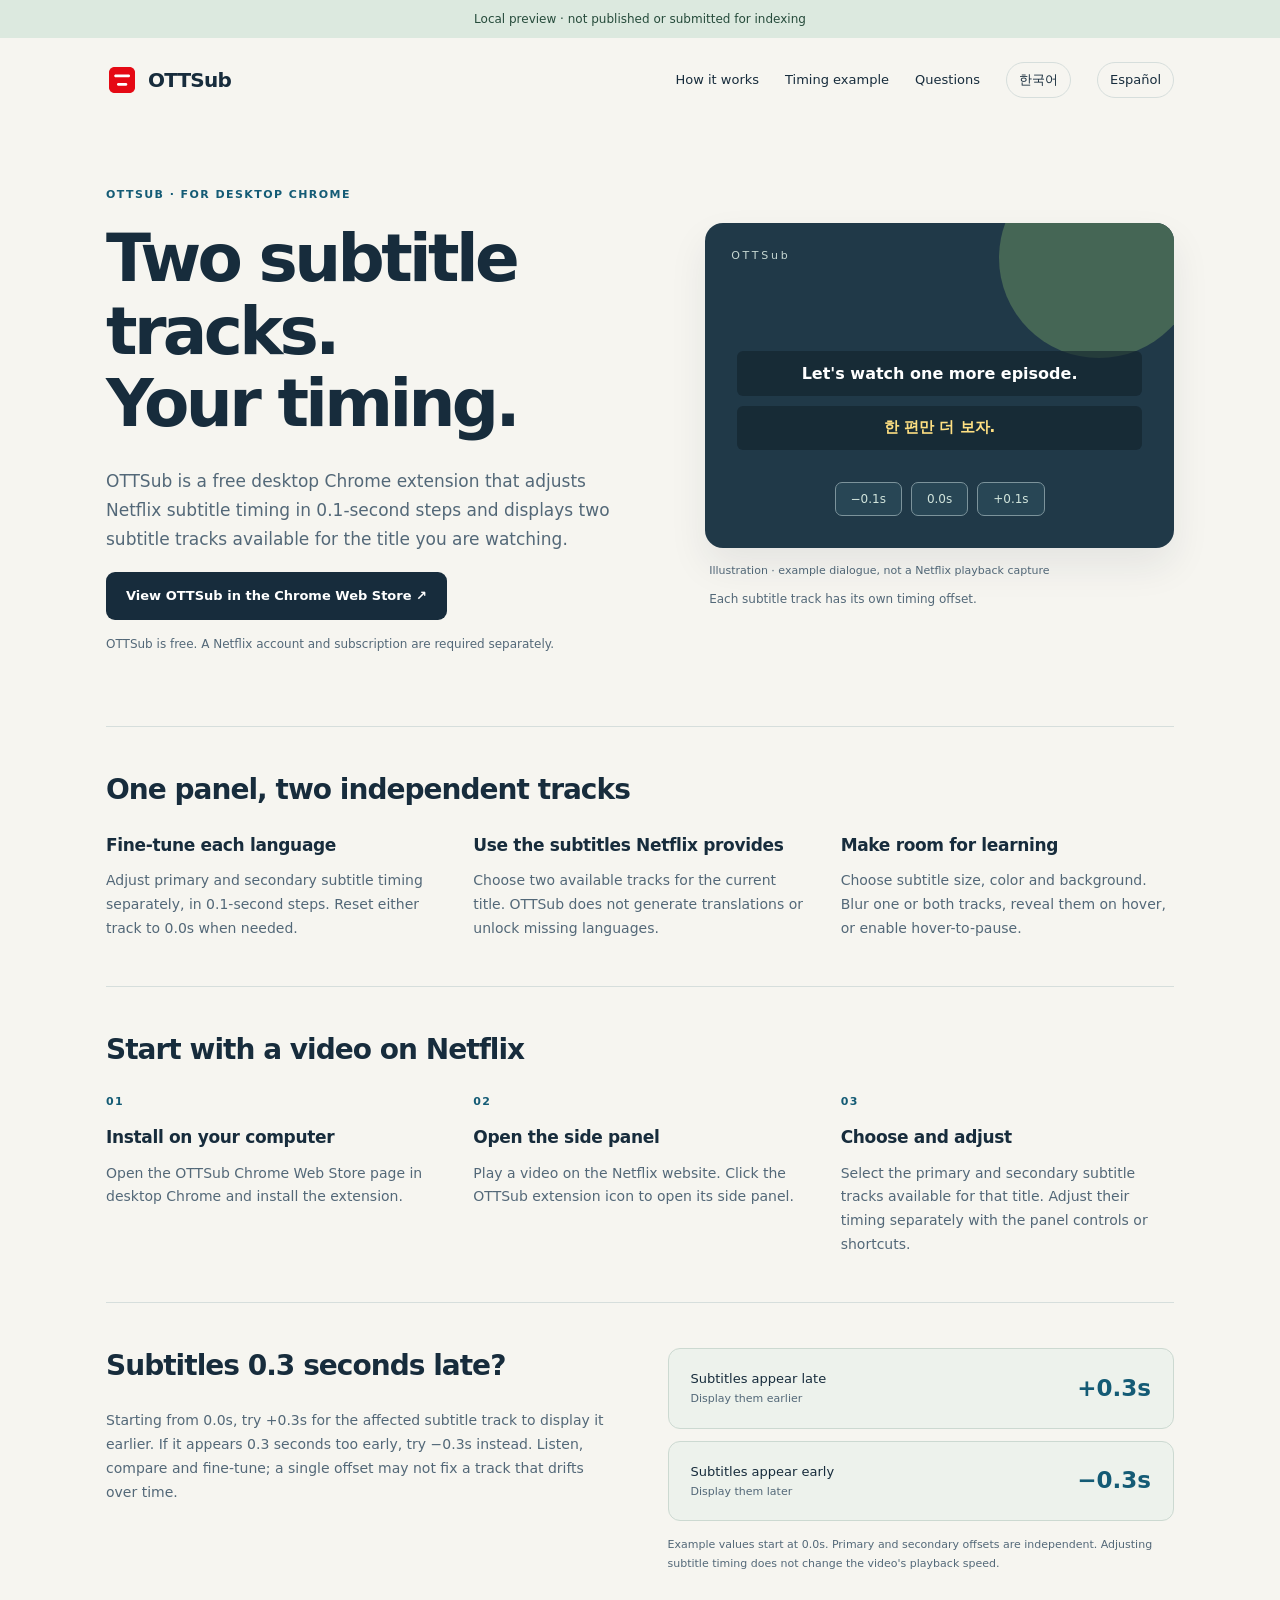
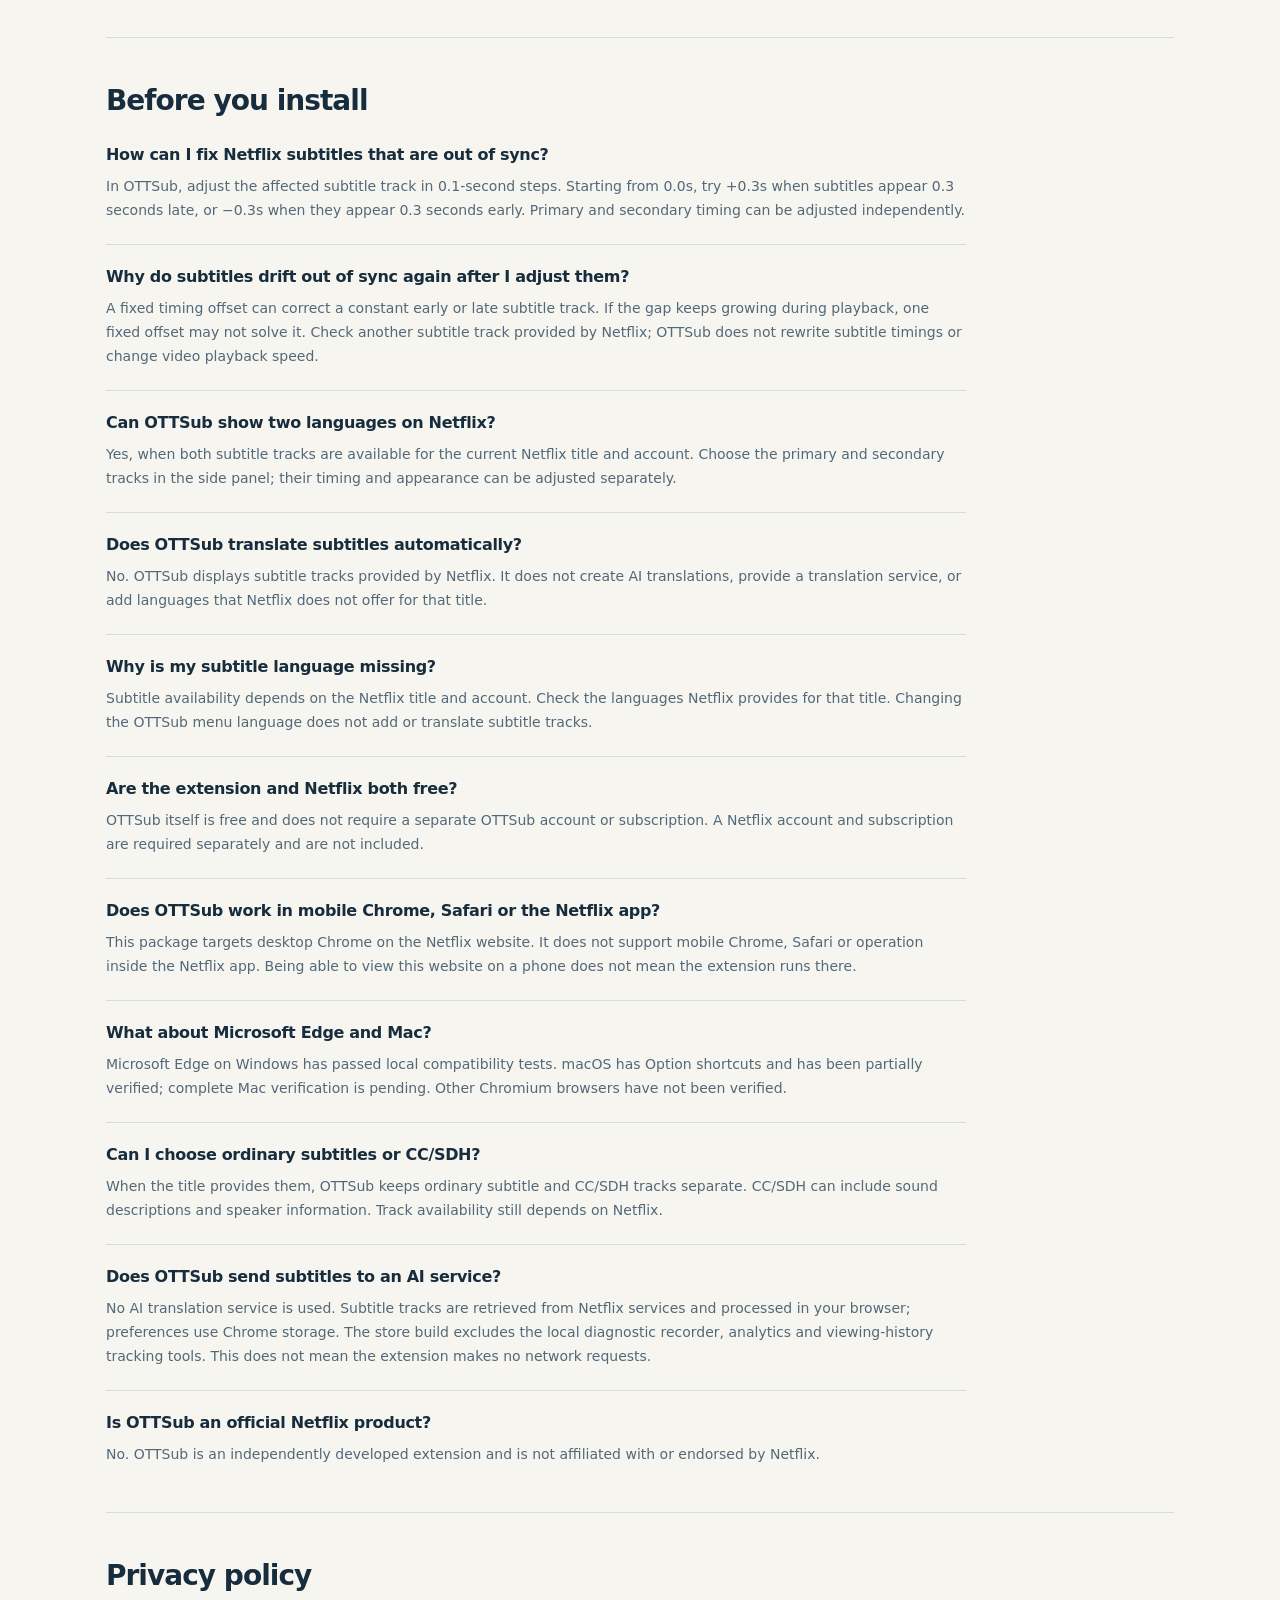
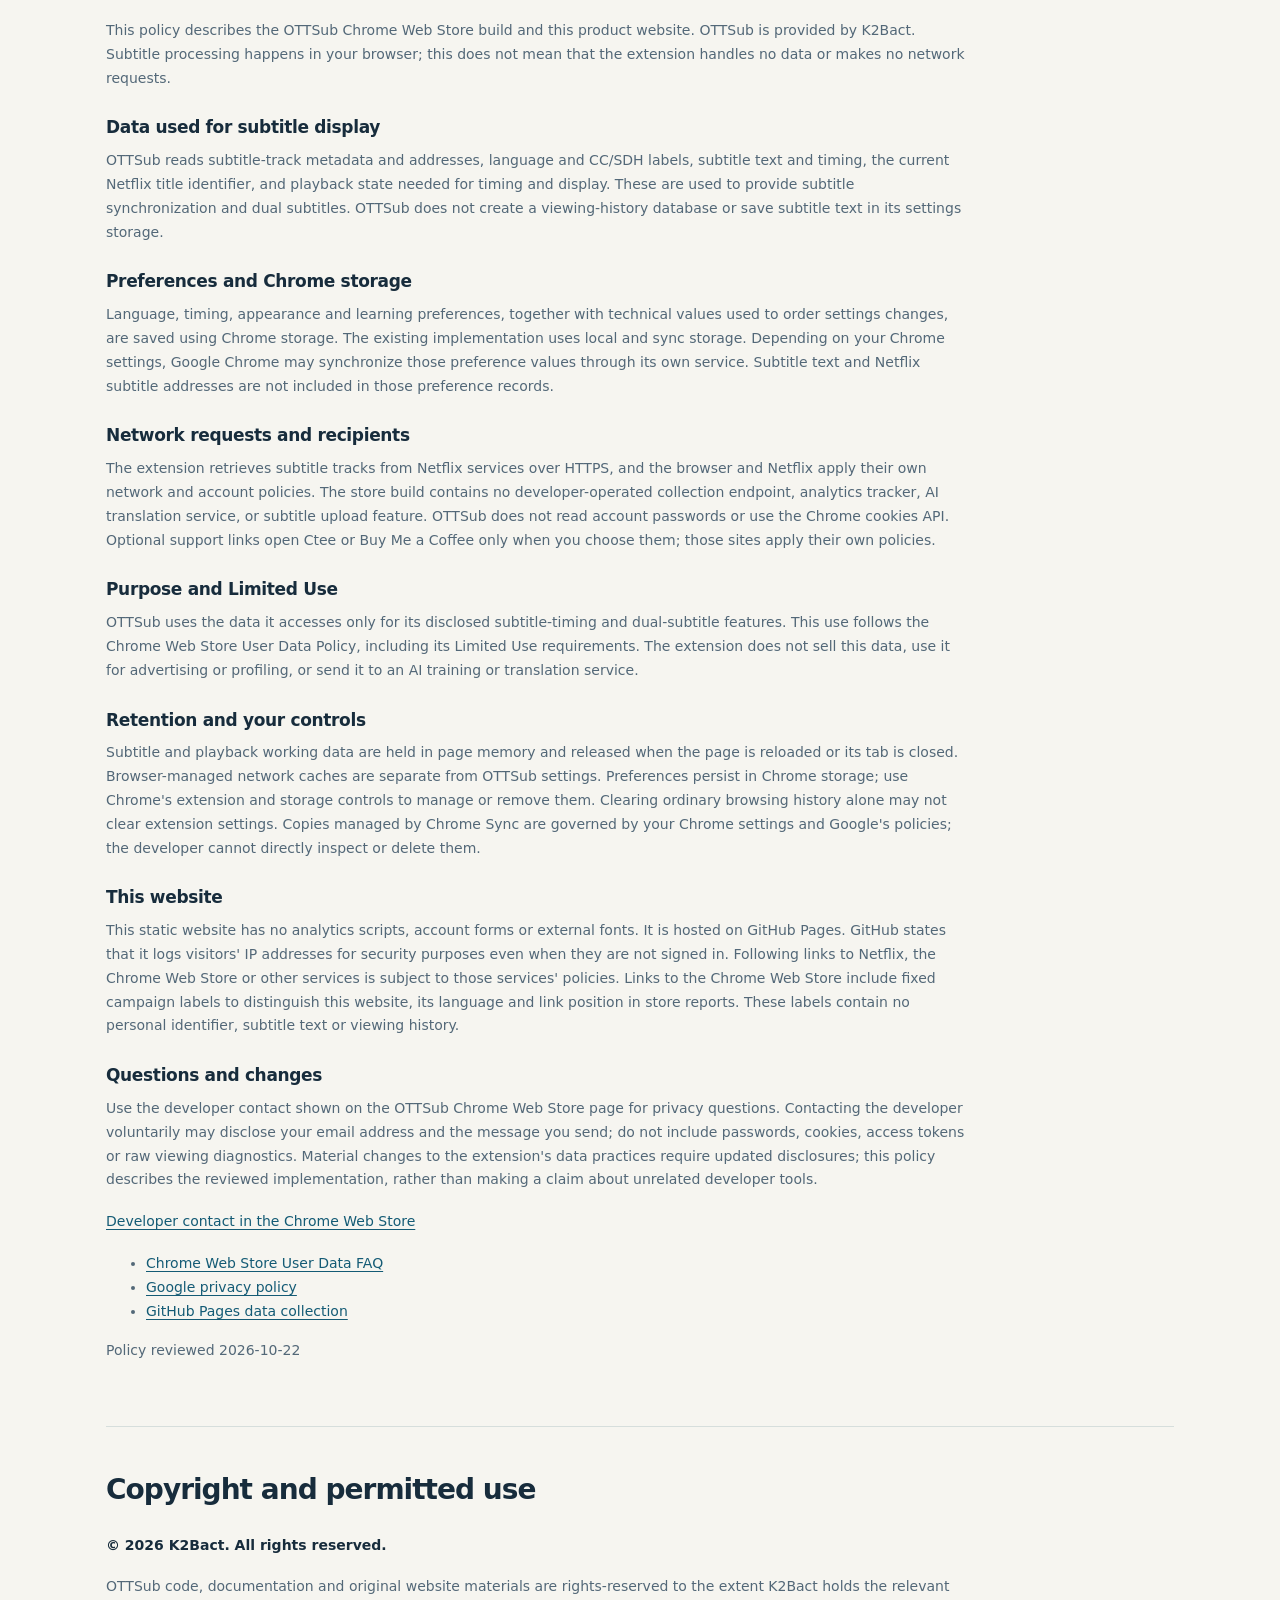
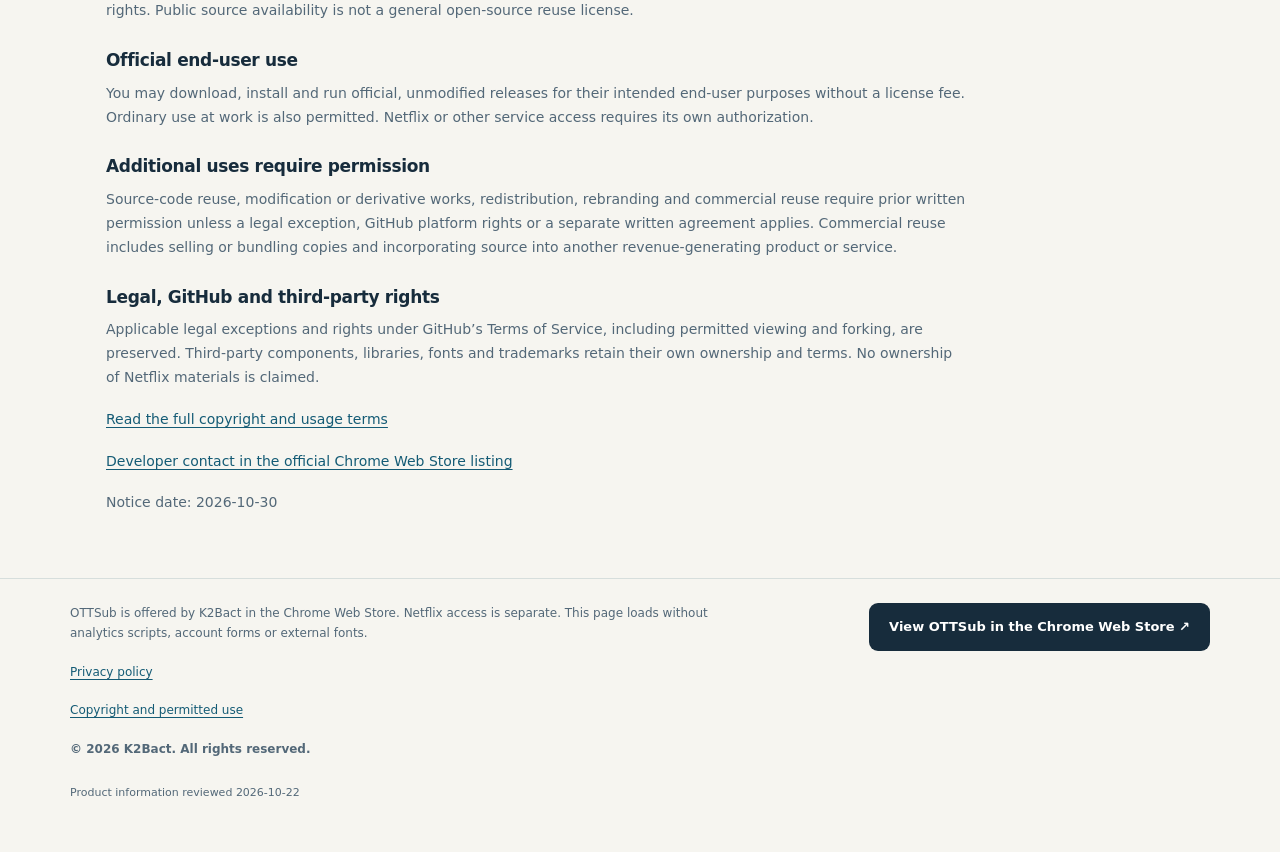
<file: store_assets/geo/site/index.html>
<!doctype html>
<html lang="en">
<head>
<meta charset="utf-8"><meta name="viewport" content="width=device-width,initial-scale=1">
<title>OTTSub — Netflix subtitle sync and dual subtitles for Chrome</title><meta name="description" content="Adjust Netflix subtitle timing in 0.1-second steps and watch two available subtitle tracks with OTTSub, a free desktop Chrome extension. Netflix subscription required.">
<meta name="robots" content="noindex,nofollow">
<meta property="og:type" content="website"><meta property="og:site_name" content="OTTSub"><meta property="og:title" content="OTTSub — Netflix subtitle sync and dual subtitles for Chrome"><meta property="og:description" content="Adjust Netflix subtitle timing in 0.1-second steps and watch two available subtitle tracks with OTTSub, a free desktop Chrome extension. Netflix subscription required.">

<link rel="icon" href="assets/icon.png"><link rel="stylesheet" href="assets/site.css">
<script type="application/ld+json">{"@context":"https://schema.org","@type":"SoftwareApplication","name":"OTTSub","alternateName":"OTTSub - Subtitle Sync & Dual Subtitles for Netflix","identifier":"hlcahpgeildbabcchpkhemjjgjapbdkd","url":"https://chromewebstore.google.com/detail/ottsub-subtitle-sync-dual/hlcahpgeildbabcchpkhemjjgjapbdkd","sameAs":["https://chromewebstore.google.com/detail/ottsub-subtitle-sync-dual/hlcahpgeildbabcchpkhemjjgjapbdkd"],"applicationCategory":"BrowserApplication","description":"OTTSub is a free desktop Chrome extension that adjusts Netflix subtitle timing in 0.1-second steps and displays two subtitle tracks available for the title you are watching.","inLanguage":"en","softwareRequirements":"OTTSub is free. A Netflix account and subscription are required separately.","isAccessibleForFree":true,"offers":{"@type":"Offer","price":"0","priceCurrency":"USD","url":"https://chromewebstore.google.com/detail/ottsub-subtitle-sync-dual/hlcahpgeildbabcchpkhemjjgjapbdkd"},"featureList":["Adjust primary and secondary subtitle timing separately, in 0.1-second steps. Reset either track to 0.0s when needed.","Choose two available tracks for the current title. OTTSub does not generate translations or unlock missing languages.","Choose subtitle size, color and background. Blur one or both tracks, reveal them on hover, or enable hover-to-pause."],"copyrightNotice":"Copyright (c) 2026 K2Bact. All rights reserved.","copyrightYear":2026}</script>
</head>
<body>
<a class="skip" href="#main">Skip to content</a>
<p class="preview">Local preview · not published or submitted for indexing</p>
<header class="wrap nav"><a class="brand" href="./"><img src="assets/icon.png" alt="" width="32" height="32">OTTSub</a><nav aria-label="Page navigation" class="nav-links"><a href="#start">How it works</a><a href="#timing">Timing example</a><a href="#questions">Questions</a><a class="language" href="ko/" lang="ko" hreflang="ko">한국어</a><a class="language" href="es/" lang="es" hreflang="es">Español</a></nav></header>
<main id="main" class="wrap">
<div class="hero"><div><p class="eyebrow">OTTSub · for desktop Chrome</p><h1>Two subtitle tracks.
Your timing.</h1><p class="intro">OTTSub is a free desktop Chrome extension that adjusts Netflix subtitle timing in 0.1-second steps and displays two subtitle tracks available for the title you are watching.</p><a class="button" href="https://chromewebstore.google.com/detail/ottsub-subtitle-sync-dual/hlcahpgeildbabcchpkhemjjgjapbdkd?utm_source=ottsub_site&amp;utm_medium=referral&amp;utm_campaign=site_help_20261022_en_hero&amp;utm_content=en_hero">View OTTSub in the Chrome Web Store ↗</a><p class="cost">OTTSub is free. A Netflix account and subscription are required separately.</p></div>
<figure class="demo"><div class="screen"><span class="wordmark" aria-hidden="true">OTTSub</span><p class="subtitle" lang="en">Let&#39;s watch one more episode.</p><p class="subtitle secondary" lang="ko">한 편만 더 보자.</p><div class="timing-chips" aria-hidden="true"><span class="chip">−0.1s</span><span class="chip">0.0s</span><span class="chip">+0.1s</span></div></div><figcaption>Illustration · example dialogue, not a Netflix playback capture</figcaption><p class="demo-note">Each subtitle track has its own timing offset.</p></figure></div>
<section aria-labelledby="features"><h2 id="features">One panel, two independent tracks</h2><div class="features"><article><h3>Fine-tune each language</h3><p>Adjust primary and secondary subtitle timing separately, in 0.1-second steps. Reset either track to 0.0s when needed.</p></article><article><h3>Use the subtitles Netflix provides</h3><p>Choose two available tracks for the current title. OTTSub does not generate translations or unlock missing languages.</p></article><article><h3>Make room for learning</h3><p>Choose subtitle size, color and background. Blur one or both tracks, reveal them on hover, or enable hover-to-pause.</p></article></div></section>
<section id="start" aria-labelledby="steps-title"><h2 id="steps-title">Start with a video on Netflix</h2><ol class="steps"><li><h3>Install on your computer</h3><p>Open the OTTSub Chrome Web Store page in desktop Chrome and install the extension.</p></li><li><h3>Open the side panel</h3><p>Play a video on the Netflix website. Click the OTTSub extension icon to open its side panel.</p></li><li><h3>Choose and adjust</h3><p>Select the primary and secondary subtitle tracks available for that title. Adjust their timing separately with the panel controls or shortcuts.</p></li></ol></section>
<section id="timing" class="example" aria-labelledby="timing-title"><div><h2 id="timing-title">Subtitles 0.3 seconds late?</h2><p>Starting from 0.0s, try +0.3s for the affected subtitle track to display it earlier. If it appears 0.3 seconds too early, try −0.3s instead. Listen, compare and fine-tune; a single offset may not fix a track that drifts over time.</p></div><div><div class="offsets"><div class="offset-row"><span>Subtitles appear late</span><strong>+0.3s</strong><small>Display them earlier</small></div><div class="offset-row"><span>Subtitles appear early</span><strong>−0.3s</strong><small>Display them later</small></div></div><p class="fine-print">Example values start at 0.0s. Primary and secondary offsets are independent. Adjusting subtitle timing does not change the video&#39;s playback speed.</p></div></section>
<section id="questions" aria-labelledby="faq-title"><h2 id="faq-title">Before you install</h2><div class="faq"><article><h3>How can I fix Netflix subtitles that are out of sync?</h3><p>In OTTSub, adjust the affected subtitle track in 0.1-second steps. Starting from 0.0s, try +0.3s when subtitles appear 0.3 seconds late, or −0.3s when they appear 0.3 seconds early. Primary and secondary timing can be adjusted independently.</p></article><article><h3>Why do subtitles drift out of sync again after I adjust them?</h3><p>A fixed timing offset can correct a constant early or late subtitle track. If the gap keeps growing during playback, one fixed offset may not solve it. Check another subtitle track provided by Netflix; OTTSub does not rewrite subtitle timings or change video playback speed.</p></article><article><h3>Can OTTSub show two languages on Netflix?</h3><p>Yes, when both subtitle tracks are available for the current Netflix title and account. Choose the primary and secondary tracks in the side panel; their timing and appearance can be adjusted separately.</p></article><article><h3>Does OTTSub translate subtitles automatically?</h3><p>No. OTTSub displays subtitle tracks provided by Netflix. It does not create AI translations, provide a translation service, or add languages that Netflix does not offer for that title.</p></article><article><h3>Why is my subtitle language missing?</h3><p>Subtitle availability depends on the Netflix title and account. Check the languages Netflix provides for that title. Changing the OTTSub menu language does not add or translate subtitle tracks.</p></article><article><h3>Are the extension and Netflix both free?</h3><p>OTTSub itself is free and does not require a separate OTTSub account or subscription. A Netflix account and subscription are required separately and are not included.</p></article><article><h3>Does OTTSub work in mobile Chrome, Safari or the Netflix app?</h3><p>This package targets desktop Chrome on the Netflix website. It does not support mobile Chrome, Safari or operation inside the Netflix app. Being able to view this website on a phone does not mean the extension runs there.</p></article><article><h3>What about Microsoft Edge and Mac?</h3><p>Microsoft Edge on Windows has passed local compatibility tests. macOS has Option shortcuts and has been partially verified; complete Mac verification is pending. Other Chromium browsers have not been verified.</p></article><article><h3>Can I choose ordinary subtitles or CC/SDH?</h3><p>When the title provides them, OTTSub keeps ordinary subtitle and CC/SDH tracks separate. CC/SDH can include sound descriptions and speaker information. Track availability still depends on Netflix.</p></article><article><h3>Does OTTSub send subtitles to an AI service?</h3><p>No AI translation service is used. Subtitle tracks are retrieved from Netflix services and processed in your browser; preferences use Chrome storage. The store build excludes the local diagnostic recorder, analytics and viewing-history tracking tools. This does not mean the extension makes no network requests.</p></article><article><h3>Is OTTSub an official Netflix product?</h3><p>No. OTTSub is an independently developed extension and is not affiliated with or endorsed by Netflix.</p></article></div></section>
<section id="privacy" class="privacy" aria-labelledby="privacy-title"><h2 id="privacy-title">Privacy policy</h2><div class="policy-body"><p>This policy describes the OTTSub Chrome Web Store build and this product website. OTTSub is provided by K2Bact. Subtitle processing happens in your browser; this does not mean that the extension handles no data or makes no network requests.</p><article><h3>Data used for subtitle display</h3><p>OTTSub reads subtitle-track metadata and addresses, language and CC/SDH labels, subtitle text and timing, the current Netflix title identifier, and playback state needed for timing and display. These are used to provide subtitle synchronization and dual subtitles. OTTSub does not create a viewing-history database or save subtitle text in its settings storage.</p></article><article><h3>Preferences and Chrome storage</h3><p>Language, timing, appearance and learning preferences, together with technical values used to order settings changes, are saved using Chrome storage. The existing implementation uses local and sync storage. Depending on your Chrome settings, Google Chrome may synchronize those preference values through its own service. Subtitle text and Netflix subtitle addresses are not included in those preference records.</p></article><article><h3>Network requests and recipients</h3><p>The extension retrieves subtitle tracks from Netflix services over HTTPS, and the browser and Netflix apply their own network and account policies. The store build contains no developer-operated collection endpoint, analytics tracker, AI translation service, or subtitle upload feature. OTTSub does not read account passwords or use the Chrome cookies API. Optional support links open Ctee or Buy Me a Coffee only when you choose them; those sites apply their own policies.</p></article><article><h3>Purpose and Limited Use</h3><p>OTTSub uses the data it accesses only for its disclosed subtitle-timing and dual-subtitle features. This use follows the Chrome Web Store User Data Policy, including its Limited Use requirements. The extension does not sell this data, use it for advertising or profiling, or send it to an AI training or translation service.</p></article><article><h3>Retention and your controls</h3><p>Subtitle and playback working data are held in page memory and released when the page is reloaded or its tab is closed. Browser-managed network caches are separate from OTTSub settings. Preferences persist in Chrome storage; use Chrome&#39;s extension and storage controls to manage or remove them. Clearing ordinary browsing history alone may not clear extension settings. Copies managed by Chrome Sync are governed by your Chrome settings and Google&#39;s policies; the developer cannot directly inspect or delete them.</p></article><article><h3>This website</h3><p>This static website has no analytics scripts, account forms or external fonts. It is hosted on GitHub Pages. GitHub states that it logs visitors&#39; IP addresses for security purposes even when they are not signed in. Following links to Netflix, the Chrome Web Store or other services is subject to those services&#39; policies. Links to the Chrome Web Store include fixed campaign labels to distinguish this website, its language and link position in store reports. These labels contain no personal identifier, subtitle text or viewing history.</p></article><article><h3>Questions and changes</h3><p>Use the developer contact shown on the OTTSub Chrome Web Store page for privacy questions. Contacting the developer voluntarily may disclose your email address and the message you send; do not include passwords, cookies, access tokens or raw viewing diagnostics. Material changes to the extension&#39;s data practices require updated disclosures; this policy describes the reviewed implementation, rather than making a claim about unrelated developer tools.</p></article><p><a href="https://chromewebstore.google.com/detail/ottsub-subtitle-sync-dual/hlcahpgeildbabcchpkhemjjgjapbdkd?utm_source=ottsub_site&amp;utm_medium=referral&amp;utm_campaign=site_help_20261022_en_privacy&amp;utm_content=en_privacy">Developer contact in the Chrome Web Store</a></p><ul><li><a href="https://developer.chrome.com/docs/webstore/program-policies/user-data-faq">Chrome Web Store User Data FAQ</a></li><li><a href="https://policies.google.com/privacy">Google privacy policy</a></li><li><a href="https://docs.github.com/en/pages/getting-started-with-github-pages/what-is-github-pages#data-collection">GitHub Pages data collection</a></li></ul><p class="reviewed">Policy reviewed <time datetime="2026-10-22">2026-10-22</time></p></div></section>
<section id="terms" class="rights" aria-labelledby="rights-title"><h2 id="rights-title">Copyright and permitted use</h2><div class="policy-body"><p class="copyright">© 2026 K2Bact. All rights reserved.</p><p>OTTSub code, documentation and original website materials are rights-reserved to the extent K2Bact holds the relevant rights. Public source availability is not a general open-source reuse license.</p><article><h3>Official end-user use</h3><p>You may download, install and run official, unmodified releases for their intended end-user purposes without a license fee. Ordinary use at work is also permitted. Netflix or other service access requires its own authorization.</p></article><article><h3>Additional uses require permission</h3><p>Source-code reuse, modification or derivative works, redistribution, rebranding and commercial reuse require prior written permission unless a legal exception, GitHub platform rights or a separate written agreement applies. Commercial reuse includes selling or bundling copies and incorporating source into another revenue-generating product or service.</p></article><article><h3>Legal, GitHub and third-party rights</h3><p>Applicable legal exceptions and rights under GitHub’s Terms of Service, including permitted viewing and forking, are preserved. Third-party components, libraries, fonts and trademarks retain their own ownership and terms. No ownership of Netflix materials is claimed.</p></article><p><a href="LICENSE.txt">Read the full copyright and usage terms</a></p><p><a href="https://chromewebstore.google.com/detail/ottsub-subtitle-sync-dual/hlcahpgeildbabcchpkhemjjgjapbdkd">Developer contact in the official Chrome Web Store listing</a></p><p class="reviewed">Notice date: <time datetime="2026-10-30">2026-10-30</time></p></div></section>
</main><footer><div class="wrap closing"><div><p>OTTSub is offered by K2Bact in the Chrome Web Store. Netflix access is separate. This page loads without analytics scripts, account forms or external fonts.</p><p><a href="#privacy">Privacy policy</a></p><p><a href="#terms">Copyright and permitted use</a></p><p class="copyright">© 2026 K2Bact. All rights reserved.</p><span class="reviewed">Product information reviewed <time datetime="2026-10-22">2026-10-22</time></span></div><a class="button" href="https://chromewebstore.google.com/detail/ottsub-subtitle-sync-dual/hlcahpgeildbabcchpkhemjjgjapbdkd?utm_source=ottsub_site&amp;utm_medium=referral&amp;utm_campaign=site_help_20261022_en_footer&amp;utm_content=en_footer">View OTTSub in the Chrome Web Store ↗</a></div></footer>
</body></html>
</file>
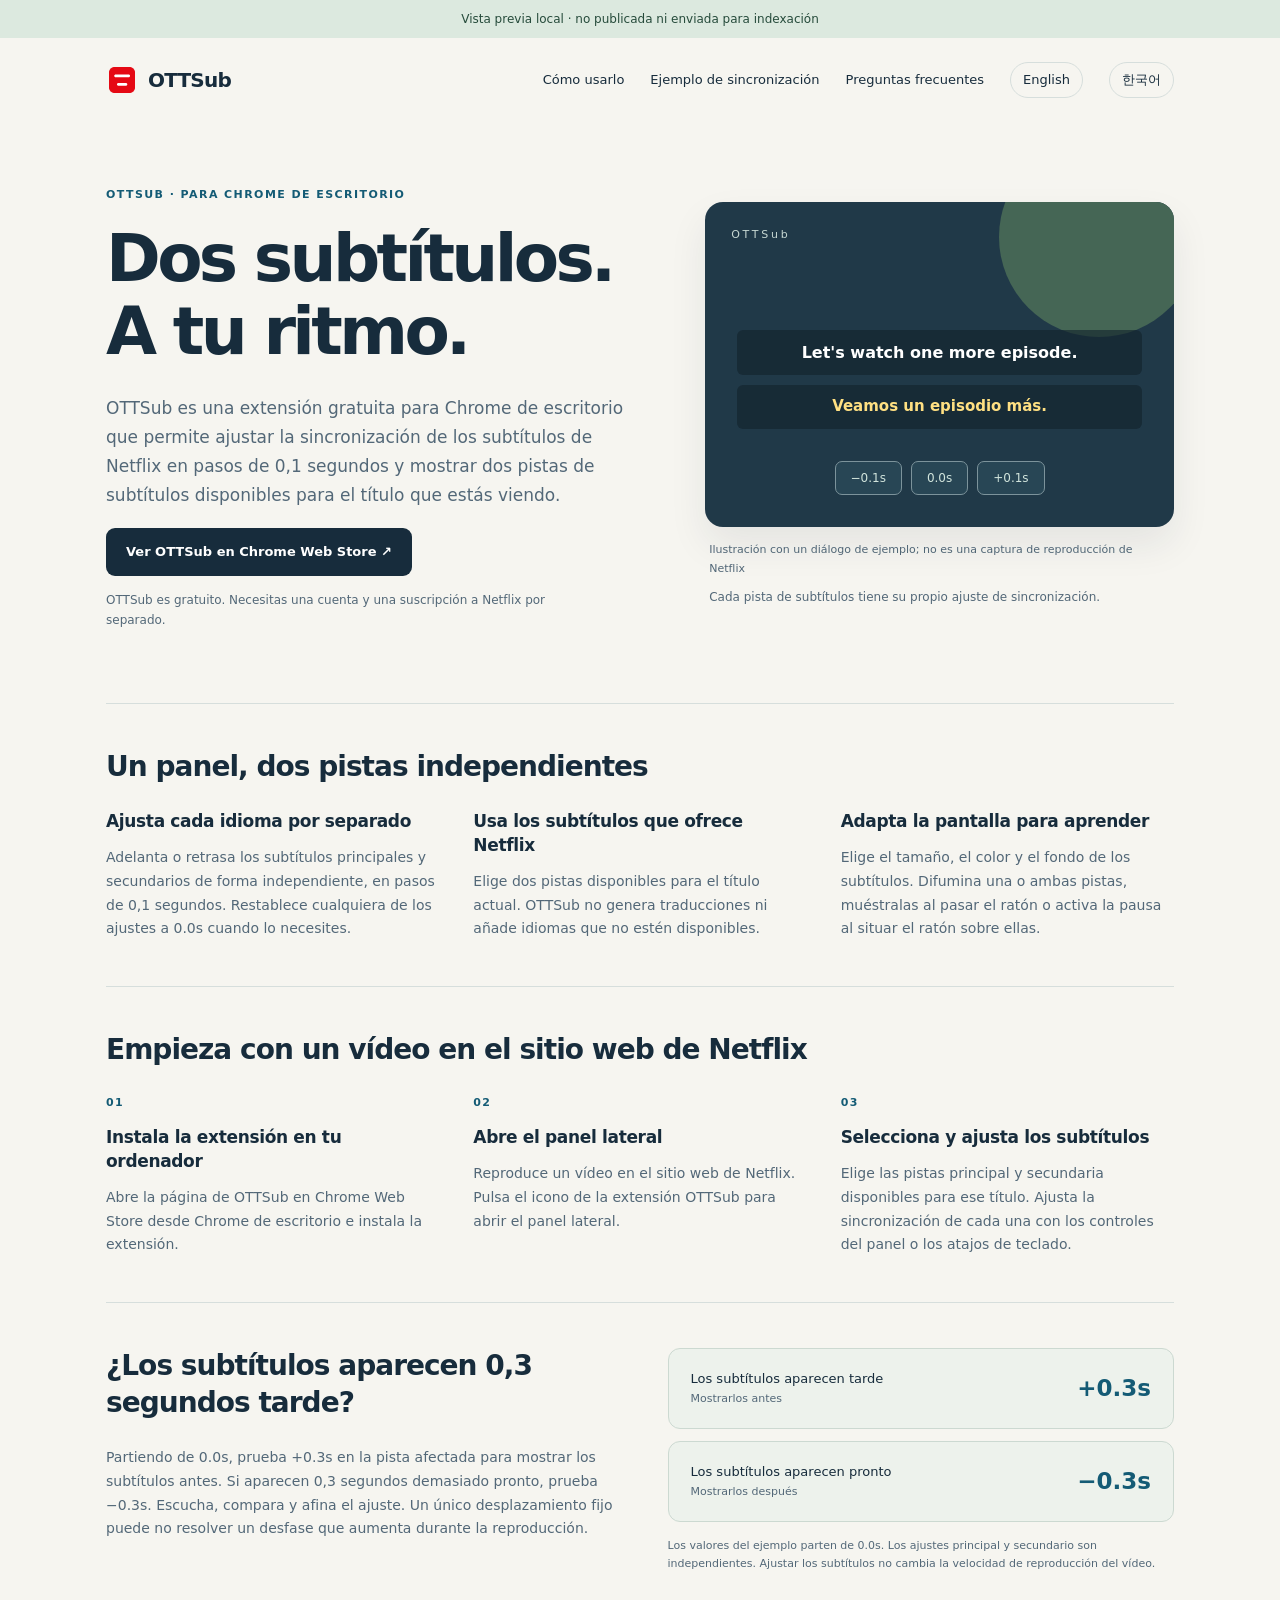
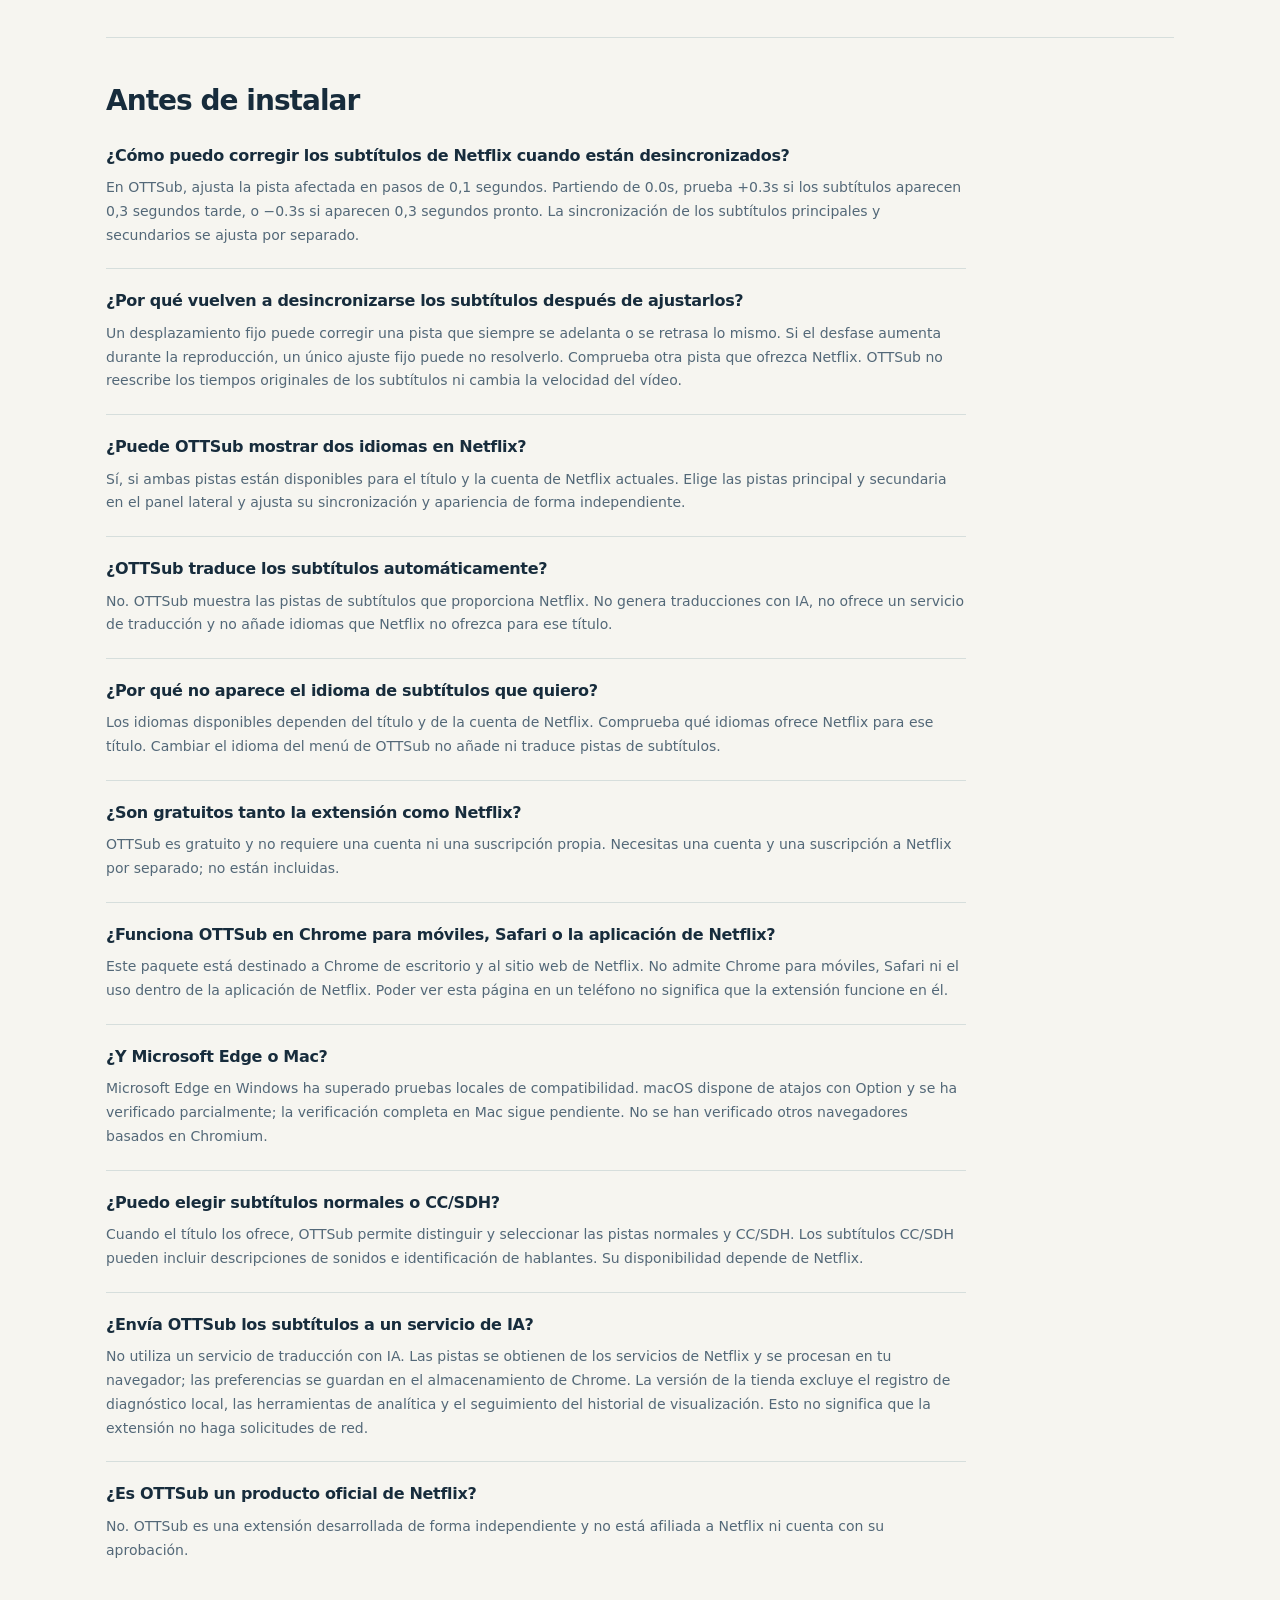
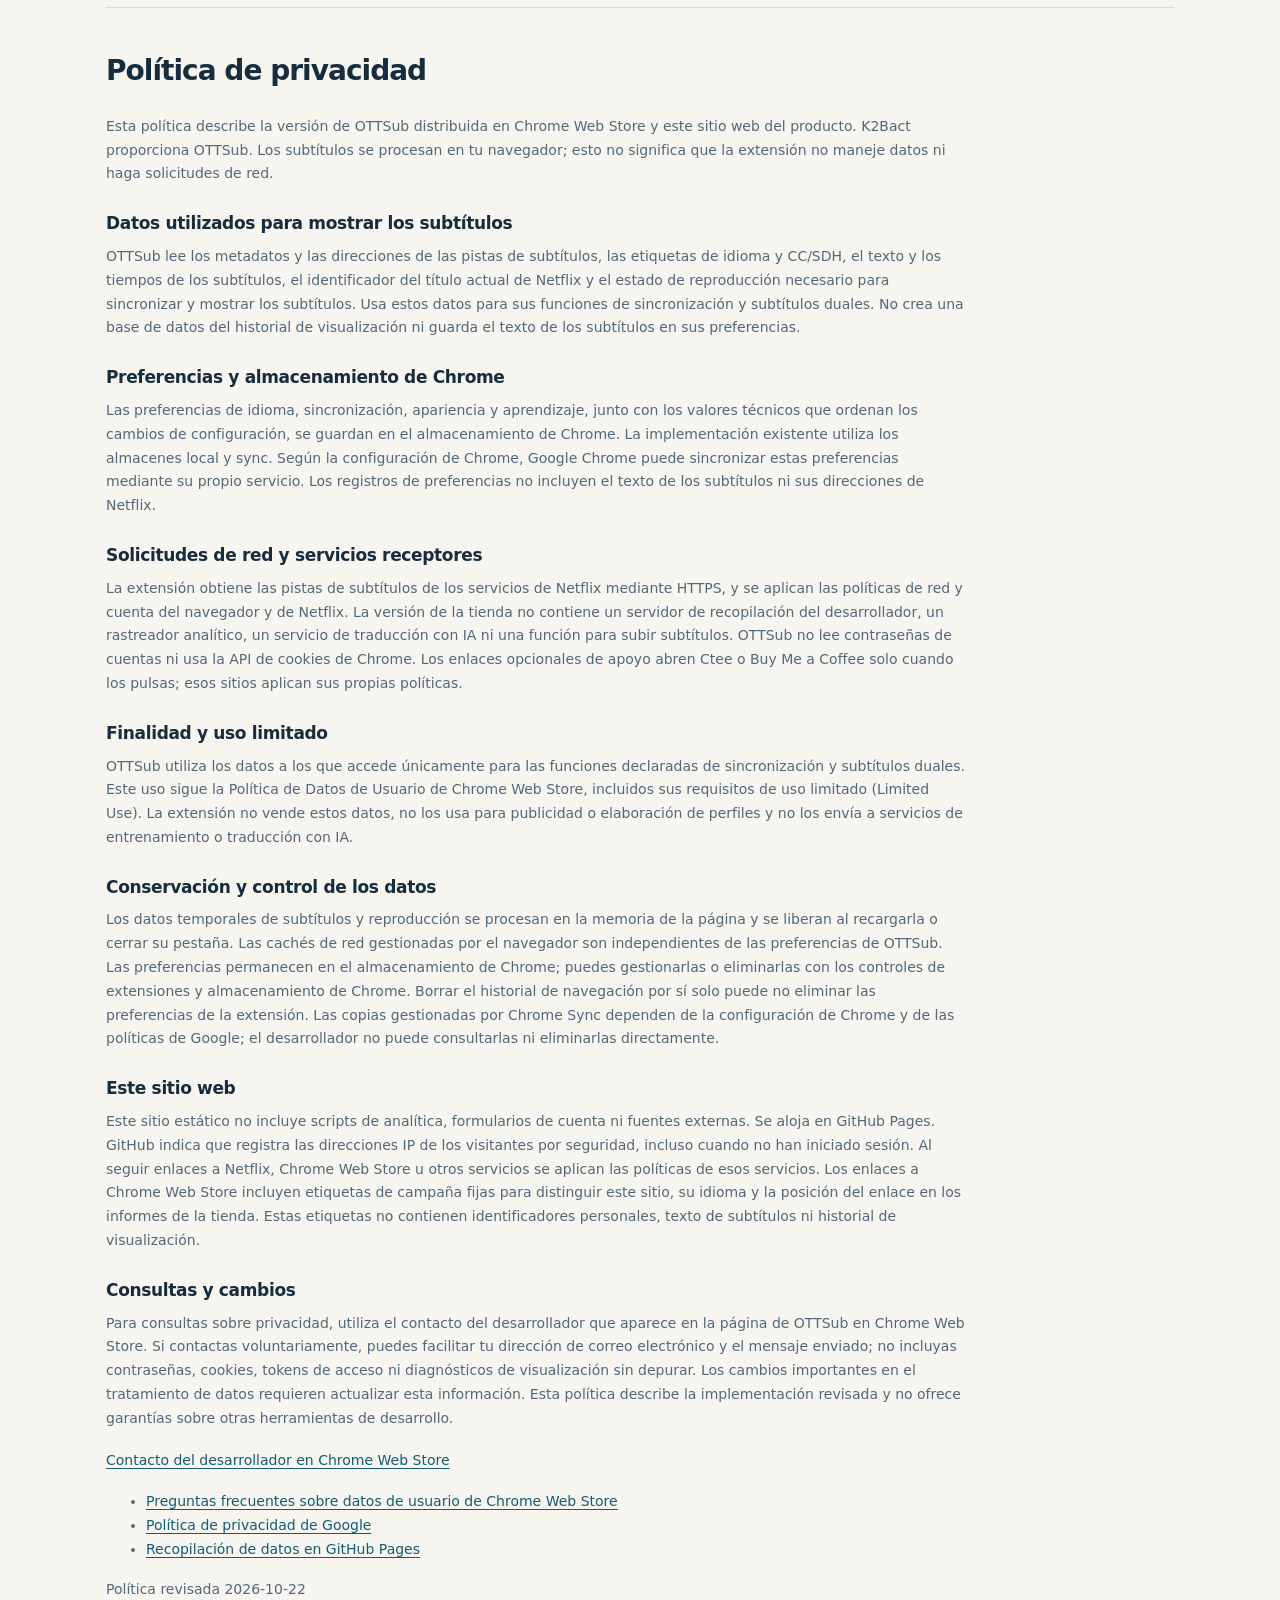
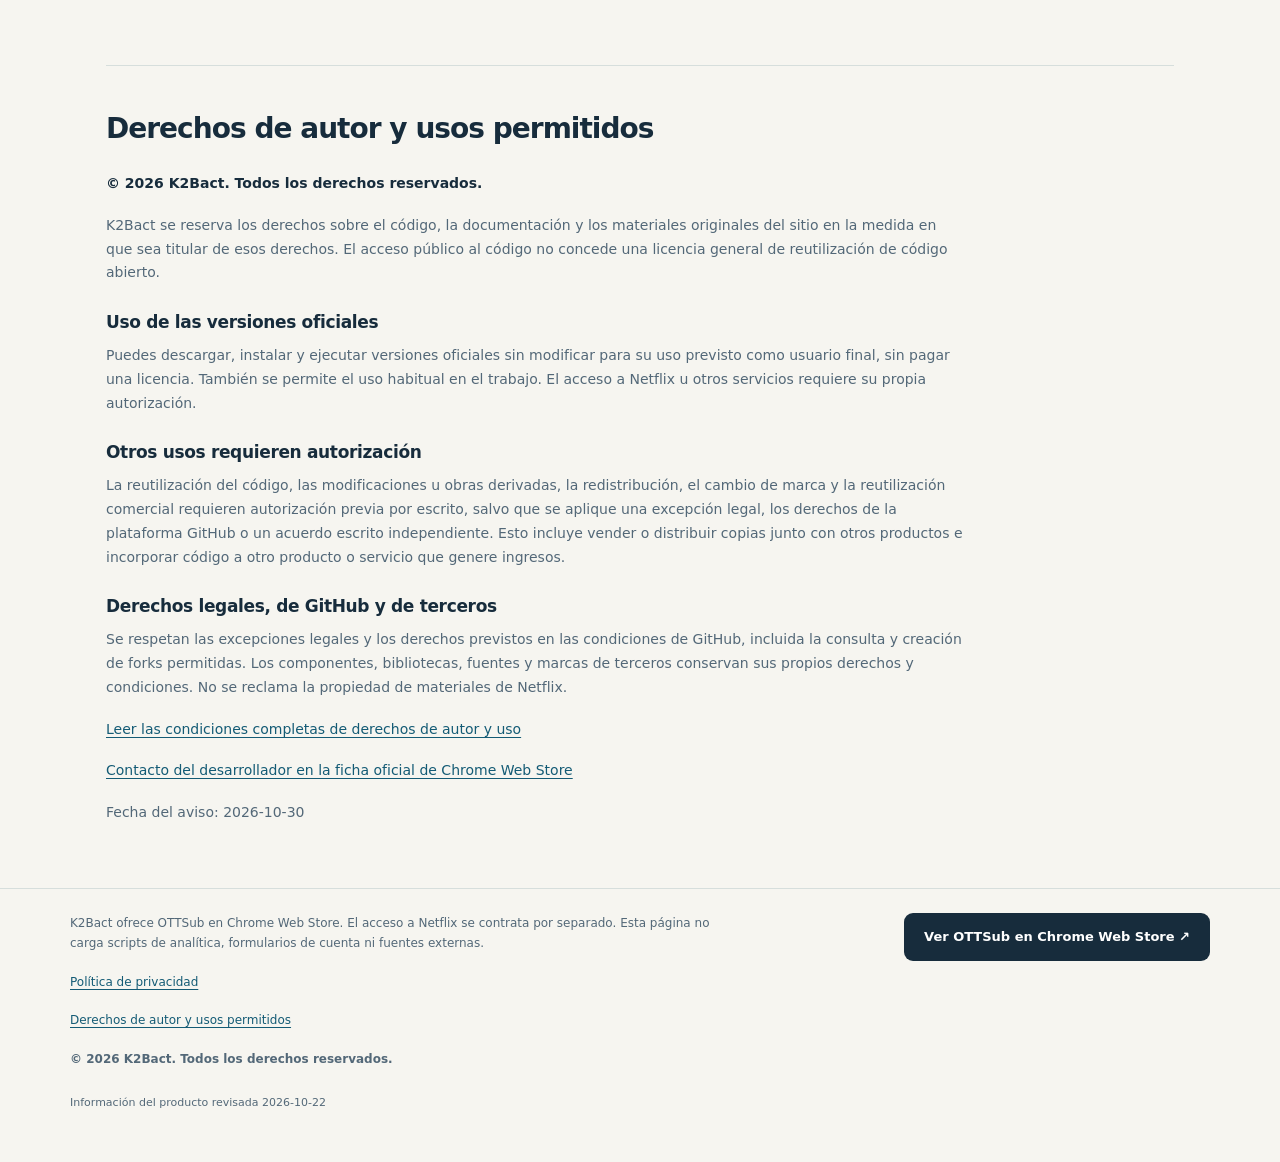
<file: store_assets/geo/site/es/index.html>
<!doctype html>
<html lang="es">
<head>
<meta charset="utf-8"><meta name="viewport" content="width=device-width,initial-scale=1">
<title>OTTSub — Sincronización y subtítulos duales de Netflix para Chrome</title><meta name="description" content="Ajusta los subtítulos de Netflix en pasos de 0,1 segundos y muestra dos idiomas disponibles con OTTSub, una extensión gratuita para Chrome de escritorio. Netflix requiere una suscripción aparte.">
<meta name="robots" content="noindex,nofollow">
<meta property="og:type" content="website"><meta property="og:site_name" content="OTTSub"><meta property="og:title" content="OTTSub — Sincronización y subtítulos duales de Netflix para Chrome"><meta property="og:description" content="Ajusta los subtítulos de Netflix en pasos de 0,1 segundos y muestra dos idiomas disponibles con OTTSub, una extensión gratuita para Chrome de escritorio. Netflix requiere una suscripción aparte.">

<link rel="icon" href="../assets/icon.png"><link rel="stylesheet" href="../assets/site.css">
<script type="application/ld+json">{"@context":"https://schema.org","@type":"SoftwareApplication","name":"OTTSub","alternateName":"OTTSub - Subtitle Sync & Dual Subtitles for Netflix","identifier":"hlcahpgeildbabcchpkhemjjgjapbdkd","url":"https://chromewebstore.google.com/detail/ottsub-subtitle-sync-dual/hlcahpgeildbabcchpkhemjjgjapbdkd","sameAs":["https://chromewebstore.google.com/detail/ottsub-subtitle-sync-dual/hlcahpgeildbabcchpkhemjjgjapbdkd"],"applicationCategory":"BrowserApplication","description":"OTTSub es una extensión gratuita para Chrome de escritorio que permite ajustar la sincronización de los subtítulos de Netflix en pasos de 0,1 segundos y mostrar dos pistas de subtítulos disponibles para el título que estás viendo.","inLanguage":"es","softwareRequirements":"OTTSub es gratuito. Necesitas una cuenta y una suscripción a Netflix por separado.","isAccessibleForFree":true,"offers":{"@type":"Offer","price":"0","priceCurrency":"USD","url":"https://chromewebstore.google.com/detail/ottsub-subtitle-sync-dual/hlcahpgeildbabcchpkhemjjgjapbdkd"},"featureList":["Adelanta o retrasa los subtítulos principales y secundarios de forma independiente, en pasos de 0,1 segundos. Restablece cualquiera de los ajustes a 0.0s cuando lo necesites.","Elige dos pistas disponibles para el título actual. OTTSub no genera traducciones ni añade idiomas que no estén disponibles.","Elige el tamaño, el color y el fondo de los subtítulos. Difumina una o ambas pistas, muéstralas al pasar el ratón o activa la pausa al situar el ratón sobre ellas."],"copyrightNotice":"Copyright (c) 2026 K2Bact. All rights reserved.","copyrightYear":2026}</script>
</head>
<body>
<a class="skip" href="#main">Ir al contenido</a>
<p class="preview">Vista previa local · no publicada ni enviada para indexación</p>
<header class="wrap nav"><a class="brand" href="./"><img src="../assets/icon.png" alt="" width="32" height="32">OTTSub</a><nav aria-label="Navegación de la página" class="nav-links"><a href="#start">Cómo usarlo</a><a href="#timing">Ejemplo de sincronización</a><a href="#questions">Preguntas frecuentes</a><a class="language" href="../" lang="en" hreflang="en">English</a><a class="language" href="../ko/" lang="ko" hreflang="ko">한국어</a></nav></header>
<main id="main" class="wrap">
<div class="hero"><div><p class="eyebrow">OTTSub · para Chrome de escritorio</p><h1>Dos subtítulos.
A tu ritmo.</h1><p class="intro">OTTSub es una extensión gratuita para Chrome de escritorio que permite ajustar la sincronización de los subtítulos de Netflix en pasos de 0,1 segundos y mostrar dos pistas de subtítulos disponibles para el título que estás viendo.</p><a class="button" href="https://chromewebstore.google.com/detail/ottsub-subtitle-sync-dual/hlcahpgeildbabcchpkhemjjgjapbdkd?utm_source=ottsub_site&amp;utm_medium=referral&amp;utm_campaign=site_help_20261022_es_hero&amp;utm_content=es_hero">Ver OTTSub en Chrome Web Store ↗</a><p class="cost">OTTSub es gratuito. Necesitas una cuenta y una suscripción a Netflix por separado.</p></div>
<figure class="demo"><div class="screen"><span class="wordmark" aria-hidden="true">OTTSub</span><p class="subtitle" lang="en">Let&#39;s watch one more episode.</p><p class="subtitle secondary" lang="es">Veamos un episodio más.</p><div class="timing-chips" aria-hidden="true"><span class="chip">−0.1s</span><span class="chip">0.0s</span><span class="chip">+0.1s</span></div></div><figcaption>Ilustración con un diálogo de ejemplo; no es una captura de reproducción de Netflix</figcaption><p class="demo-note">Cada pista de subtítulos tiene su propio ajuste de sincronización.</p></figure></div>
<section aria-labelledby="features"><h2 id="features">Un panel, dos pistas independientes</h2><div class="features"><article><h3>Ajusta cada idioma por separado</h3><p>Adelanta o retrasa los subtítulos principales y secundarios de forma independiente, en pasos de 0,1 segundos. Restablece cualquiera de los ajustes a 0.0s cuando lo necesites.</p></article><article><h3>Usa los subtítulos que ofrece Netflix</h3><p>Elige dos pistas disponibles para el título actual. OTTSub no genera traducciones ni añade idiomas que no estén disponibles.</p></article><article><h3>Adapta la pantalla para aprender</h3><p>Elige el tamaño, el color y el fondo de los subtítulos. Difumina una o ambas pistas, muéstralas al pasar el ratón o activa la pausa al situar el ratón sobre ellas.</p></article></div></section>
<section id="start" aria-labelledby="steps-title"><h2 id="steps-title">Empieza con un vídeo en el sitio web de Netflix</h2><ol class="steps"><li><h3>Instala la extensión en tu ordenador</h3><p>Abre la página de OTTSub en Chrome Web Store desde Chrome de escritorio e instala la extensión.</p></li><li><h3>Abre el panel lateral</h3><p>Reproduce un vídeo en el sitio web de Netflix. Pulsa el icono de la extensión OTTSub para abrir el panel lateral.</p></li><li><h3>Selecciona y ajusta los subtítulos</h3><p>Elige las pistas principal y secundaria disponibles para ese título. Ajusta la sincronización de cada una con los controles del panel o los atajos de teclado.</p></li></ol></section>
<section id="timing" class="example" aria-labelledby="timing-title"><div><h2 id="timing-title">¿Los subtítulos aparecen 0,3 segundos tarde?</h2><p>Partiendo de 0.0s, prueba +0.3s en la pista afectada para mostrar los subtítulos antes. Si aparecen 0,3 segundos demasiado pronto, prueba −0.3s. Escucha, compara y afina el ajuste. Un único desplazamiento fijo puede no resolver un desfase que aumenta durante la reproducción.</p></div><div><div class="offsets"><div class="offset-row"><span>Los subtítulos aparecen tarde</span><strong>+0.3s</strong><small>Mostrarlos antes</small></div><div class="offset-row"><span>Los subtítulos aparecen pronto</span><strong>−0.3s</strong><small>Mostrarlos después</small></div></div><p class="fine-print">Los valores del ejemplo parten de 0.0s. Los ajustes principal y secundario son independientes. Ajustar los subtítulos no cambia la velocidad de reproducción del vídeo.</p></div></section>
<section id="questions" aria-labelledby="faq-title"><h2 id="faq-title">Antes de instalar</h2><div class="faq"><article><h3>¿Cómo puedo corregir los subtítulos de Netflix cuando están desincronizados?</h3><p>En OTTSub, ajusta la pista afectada en pasos de 0,1 segundos. Partiendo de 0.0s, prueba +0.3s si los subtítulos aparecen 0,3 segundos tarde, o −0.3s si aparecen 0,3 segundos pronto. La sincronización de los subtítulos principales y secundarios se ajusta por separado.</p></article><article><h3>¿Por qué vuelven a desincronizarse los subtítulos después de ajustarlos?</h3><p>Un desplazamiento fijo puede corregir una pista que siempre se adelanta o se retrasa lo mismo. Si el desfase aumenta durante la reproducción, un único ajuste fijo puede no resolverlo. Comprueba otra pista que ofrezca Netflix. OTTSub no reescribe los tiempos originales de los subtítulos ni cambia la velocidad del vídeo.</p></article><article><h3>¿Puede OTTSub mostrar dos idiomas en Netflix?</h3><p>Sí, si ambas pistas están disponibles para el título y la cuenta de Netflix actuales. Elige las pistas principal y secundaria en el panel lateral y ajusta su sincronización y apariencia de forma independiente.</p></article><article><h3>¿OTTSub traduce los subtítulos automáticamente?</h3><p>No. OTTSub muestra las pistas de subtítulos que proporciona Netflix. No genera traducciones con IA, no ofrece un servicio de traducción y no añade idiomas que Netflix no ofrezca para ese título.</p></article><article><h3>¿Por qué no aparece el idioma de subtítulos que quiero?</h3><p>Los idiomas disponibles dependen del título y de la cuenta de Netflix. Comprueba qué idiomas ofrece Netflix para ese título. Cambiar el idioma del menú de OTTSub no añade ni traduce pistas de subtítulos.</p></article><article><h3>¿Son gratuitos tanto la extensión como Netflix?</h3><p>OTTSub es gratuito y no requiere una cuenta ni una suscripción propia. Necesitas una cuenta y una suscripción a Netflix por separado; no están incluidas.</p></article><article><h3>¿Funciona OTTSub en Chrome para móviles, Safari o la aplicación de Netflix?</h3><p>Este paquete está destinado a Chrome de escritorio y al sitio web de Netflix. No admite Chrome para móviles, Safari ni el uso dentro de la aplicación de Netflix. Poder ver esta página en un teléfono no significa que la extensión funcione en él.</p></article><article><h3>¿Y Microsoft Edge o Mac?</h3><p>Microsoft Edge en Windows ha superado pruebas locales de compatibilidad. macOS dispone de atajos con Option y se ha verificado parcialmente; la verificación completa en Mac sigue pendiente. No se han verificado otros navegadores basados en Chromium.</p></article><article><h3>¿Puedo elegir subtítulos normales o CC/SDH?</h3><p>Cuando el título los ofrece, OTTSub permite distinguir y seleccionar las pistas normales y CC/SDH. Los subtítulos CC/SDH pueden incluir descripciones de sonidos e identificación de hablantes. Su disponibilidad depende de Netflix.</p></article><article><h3>¿Envía OTTSub los subtítulos a un servicio de IA?</h3><p>No utiliza un servicio de traducción con IA. Las pistas se obtienen de los servicios de Netflix y se procesan en tu navegador; las preferencias se guardan en el almacenamiento de Chrome. La versión de la tienda excluye el registro de diagnóstico local, las herramientas de analítica y el seguimiento del historial de visualización. Esto no significa que la extensión no haga solicitudes de red.</p></article><article><h3>¿Es OTTSub un producto oficial de Netflix?</h3><p>No. OTTSub es una extensión desarrollada de forma independiente y no está afiliada a Netflix ni cuenta con su aprobación.</p></article></div></section>
<section id="privacy" class="privacy" aria-labelledby="privacy-title"><h2 id="privacy-title">Política de privacidad</h2><div class="policy-body"><p>Esta política describe la versión de OTTSub distribuida en Chrome Web Store y este sitio web del producto. K2Bact proporciona OTTSub. Los subtítulos se procesan en tu navegador; esto no significa que la extensión no maneje datos ni haga solicitudes de red.</p><article><h3>Datos utilizados para mostrar los subtítulos</h3><p>OTTSub lee los metadatos y las direcciones de las pistas de subtítulos, las etiquetas de idioma y CC/SDH, el texto y los tiempos de los subtítulos, el identificador del título actual de Netflix y el estado de reproducción necesario para sincronizar y mostrar los subtítulos. Usa estos datos para sus funciones de sincronización y subtítulos duales. No crea una base de datos del historial de visualización ni guarda el texto de los subtítulos en sus preferencias.</p></article><article><h3>Preferencias y almacenamiento de Chrome</h3><p>Las preferencias de idioma, sincronización, apariencia y aprendizaje, junto con los valores técnicos que ordenan los cambios de configuración, se guardan en el almacenamiento de Chrome. La implementación existente utiliza los almacenes local y sync. Según la configuración de Chrome, Google Chrome puede sincronizar estas preferencias mediante su propio servicio. Los registros de preferencias no incluyen el texto de los subtítulos ni sus direcciones de Netflix.</p></article><article><h3>Solicitudes de red y servicios receptores</h3><p>La extensión obtiene las pistas de subtítulos de los servicios de Netflix mediante HTTPS, y se aplican las políticas de red y cuenta del navegador y de Netflix. La versión de la tienda no contiene un servidor de recopilación del desarrollador, un rastreador analítico, un servicio de traducción con IA ni una función para subir subtítulos. OTTSub no lee contraseñas de cuentas ni usa la API de cookies de Chrome. Los enlaces opcionales de apoyo abren Ctee o Buy Me a Coffee solo cuando los pulsas; esos sitios aplican sus propias políticas.</p></article><article><h3>Finalidad y uso limitado</h3><p>OTTSub utiliza los datos a los que accede únicamente para las funciones declaradas de sincronización y subtítulos duales. Este uso sigue la Política de Datos de Usuario de Chrome Web Store, incluidos sus requisitos de uso limitado (Limited Use). La extensión no vende estos datos, no los usa para publicidad o elaboración de perfiles y no los envía a servicios de entrenamiento o traducción con IA.</p></article><article><h3>Conservación y control de los datos</h3><p>Los datos temporales de subtítulos y reproducción se procesan en la memoria de la página y se liberan al recargarla o cerrar su pestaña. Las cachés de red gestionadas por el navegador son independientes de las preferencias de OTTSub. Las preferencias permanecen en el almacenamiento de Chrome; puedes gestionarlas o eliminarlas con los controles de extensiones y almacenamiento de Chrome. Borrar el historial de navegación por sí solo puede no eliminar las preferencias de la extensión. Las copias gestionadas por Chrome Sync dependen de la configuración de Chrome y de las políticas de Google; el desarrollador no puede consultarlas ni eliminarlas directamente.</p></article><article><h3>Este sitio web</h3><p>Este sitio estático no incluye scripts de analítica, formularios de cuenta ni fuentes externas. Se aloja en GitHub Pages. GitHub indica que registra las direcciones IP de los visitantes por seguridad, incluso cuando no han iniciado sesión. Al seguir enlaces a Netflix, Chrome Web Store u otros servicios se aplican las políticas de esos servicios. Los enlaces a Chrome Web Store incluyen etiquetas de campaña fijas para distinguir este sitio, su idioma y la posición del enlace en los informes de la tienda. Estas etiquetas no contienen identificadores personales, texto de subtítulos ni historial de visualización.</p></article><article><h3>Consultas y cambios</h3><p>Para consultas sobre privacidad, utiliza el contacto del desarrollador que aparece en la página de OTTSub en Chrome Web Store. Si contactas voluntariamente, puedes facilitar tu dirección de correo electrónico y el mensaje enviado; no incluyas contraseñas, cookies, tokens de acceso ni diagnósticos de visualización sin depurar. Los cambios importantes en el tratamiento de datos requieren actualizar esta información. Esta política describe la implementación revisada y no ofrece garantías sobre otras herramientas de desarrollo.</p></article><p><a href="https://chromewebstore.google.com/detail/ottsub-subtitle-sync-dual/hlcahpgeildbabcchpkhemjjgjapbdkd?utm_source=ottsub_site&amp;utm_medium=referral&amp;utm_campaign=site_help_20261022_es_privacy&amp;utm_content=es_privacy">Contacto del desarrollador en Chrome Web Store</a></p><ul><li><a href="https://developer.chrome.com/docs/webstore/program-policies/user-data-faq">Preguntas frecuentes sobre datos de usuario de Chrome Web Store</a></li><li><a href="https://policies.google.com/privacy">Política de privacidad de Google</a></li><li><a href="https://docs.github.com/en/pages/getting-started-with-github-pages/what-is-github-pages#data-collection">Recopilación de datos en GitHub Pages</a></li></ul><p class="reviewed">Política revisada <time datetime="2026-10-22">2026-10-22</time></p></div></section>
<section id="terms" class="rights" aria-labelledby="rights-title"><h2 id="rights-title">Derechos de autor y usos permitidos</h2><div class="policy-body"><p class="copyright">© 2026 K2Bact. Todos los derechos reservados.</p><p>K2Bact se reserva los derechos sobre el código, la documentación y los materiales originales del sitio en la medida en que sea titular de esos derechos. El acceso público al código no concede una licencia general de reutilización de código abierto.</p><article><h3>Uso de las versiones oficiales</h3><p>Puedes descargar, instalar y ejecutar versiones oficiales sin modificar para su uso previsto como usuario final, sin pagar una licencia. También se permite el uso habitual en el trabajo. El acceso a Netflix u otros servicios requiere su propia autorización.</p></article><article><h3>Otros usos requieren autorización</h3><p>La reutilización del código, las modificaciones u obras derivadas, la redistribución, el cambio de marca y la reutilización comercial requieren autorización previa por escrito, salvo que se aplique una excepción legal, los derechos de la plataforma GitHub o un acuerdo escrito independiente. Esto incluye vender o distribuir copias junto con otros productos e incorporar código a otro producto o servicio que genere ingresos.</p></article><article><h3>Derechos legales, de GitHub y de terceros</h3><p>Se respetan las excepciones legales y los derechos previstos en las condiciones de GitHub, incluida la consulta y creación de forks permitidas. Los componentes, bibliotecas, fuentes y marcas de terceros conservan sus propios derechos y condiciones. No se reclama la propiedad de materiales de Netflix.</p></article><p><a href="../LICENSE.txt">Leer las condiciones completas de derechos de autor y uso</a></p><p><a href="https://chromewebstore.google.com/detail/ottsub-subtitle-sync-dual/hlcahpgeildbabcchpkhemjjgjapbdkd">Contacto del desarrollador en la ficha oficial de Chrome Web Store</a></p><p class="reviewed">Fecha del aviso: <time datetime="2026-10-30">2026-10-30</time></p></div></section>
</main><footer><div class="wrap closing"><div><p>K2Bact ofrece OTTSub en Chrome Web Store. El acceso a Netflix se contrata por separado. Esta página no carga scripts de analítica, formularios de cuenta ni fuentes externas.</p><p><a href="#privacy">Política de privacidad</a></p><p><a href="#terms">Derechos de autor y usos permitidos</a></p><p class="copyright">© 2026 K2Bact. Todos los derechos reservados.</p><span class="reviewed">Información del producto revisada <time datetime="2026-10-22">2026-10-22</time></span></div><a class="button" href="https://chromewebstore.google.com/detail/ottsub-subtitle-sync-dual/hlcahpgeildbabcchpkhemjjgjapbdkd?utm_source=ottsub_site&amp;utm_medium=referral&amp;utm_campaign=site_help_20261022_es_footer&amp;utm_content=es_footer">Ver OTTSub en Chrome Web Store ↗</a></div></footer>
</body></html>
</file>
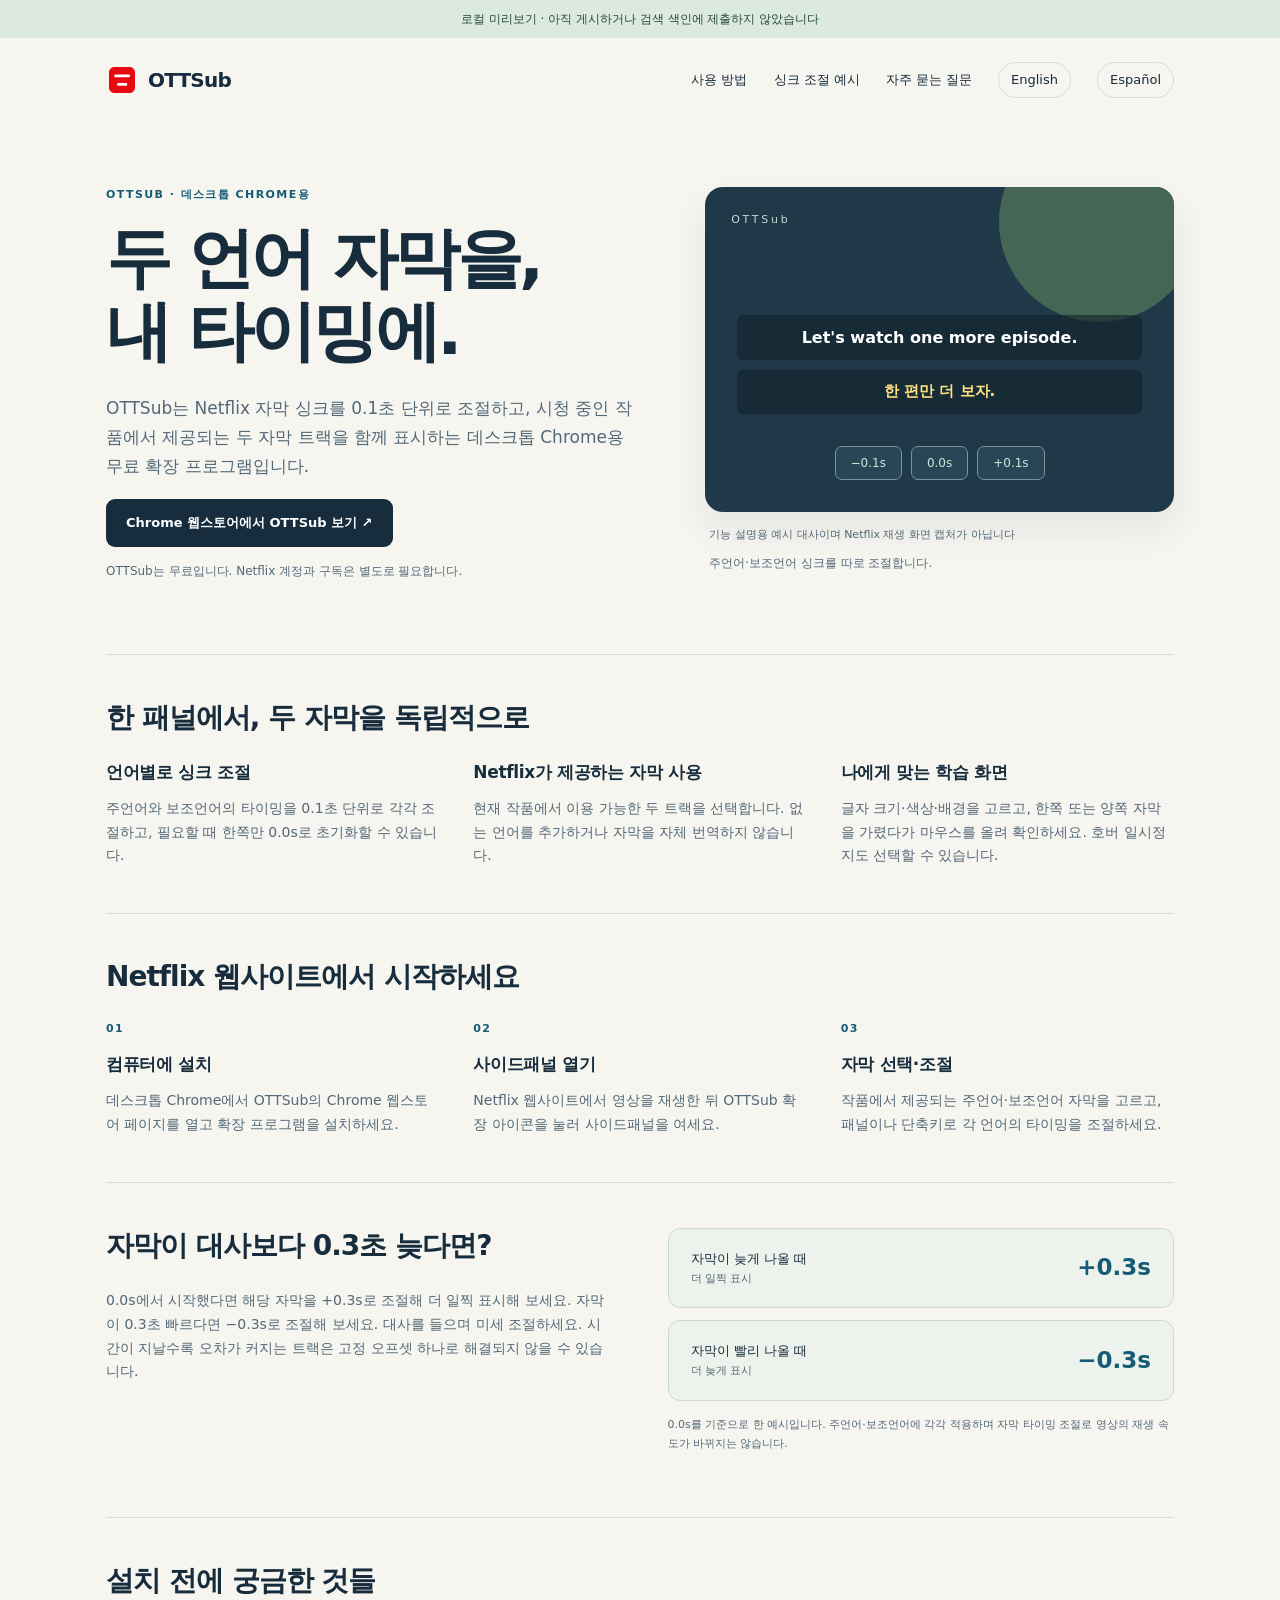
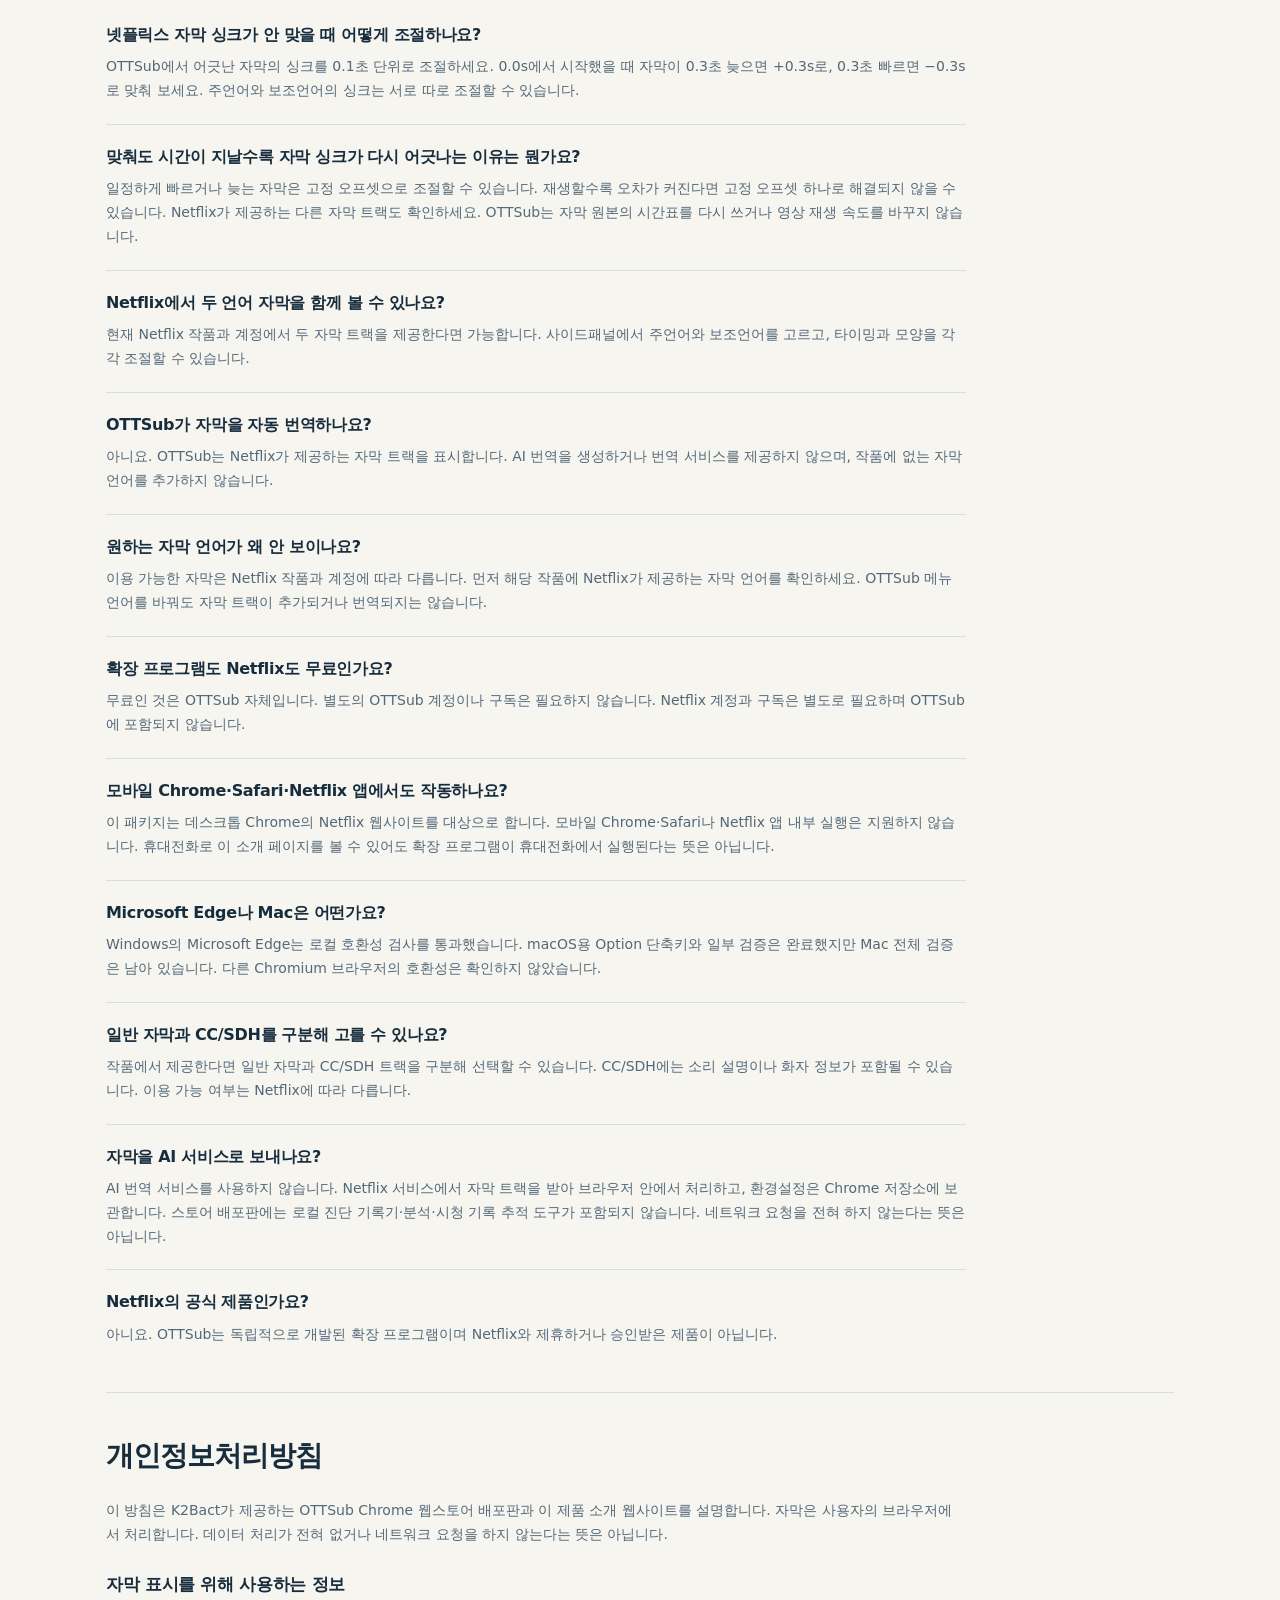
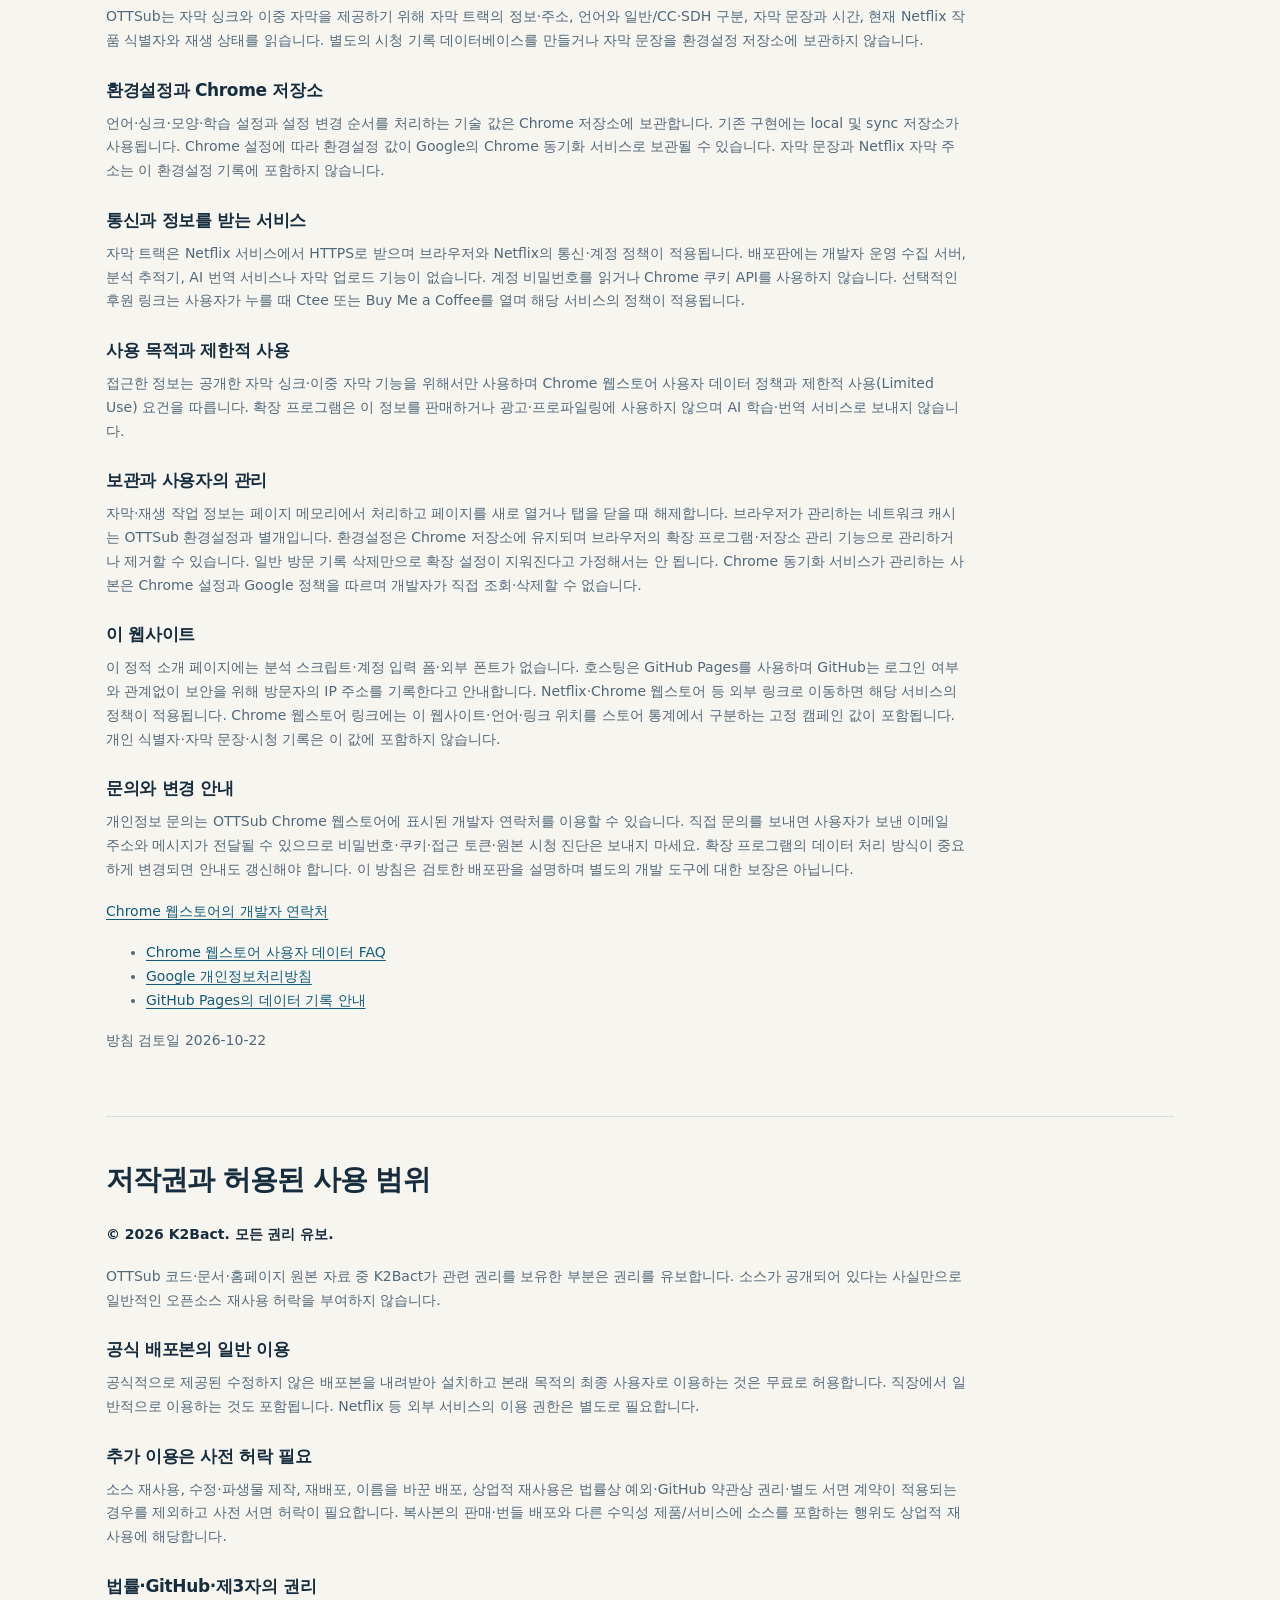
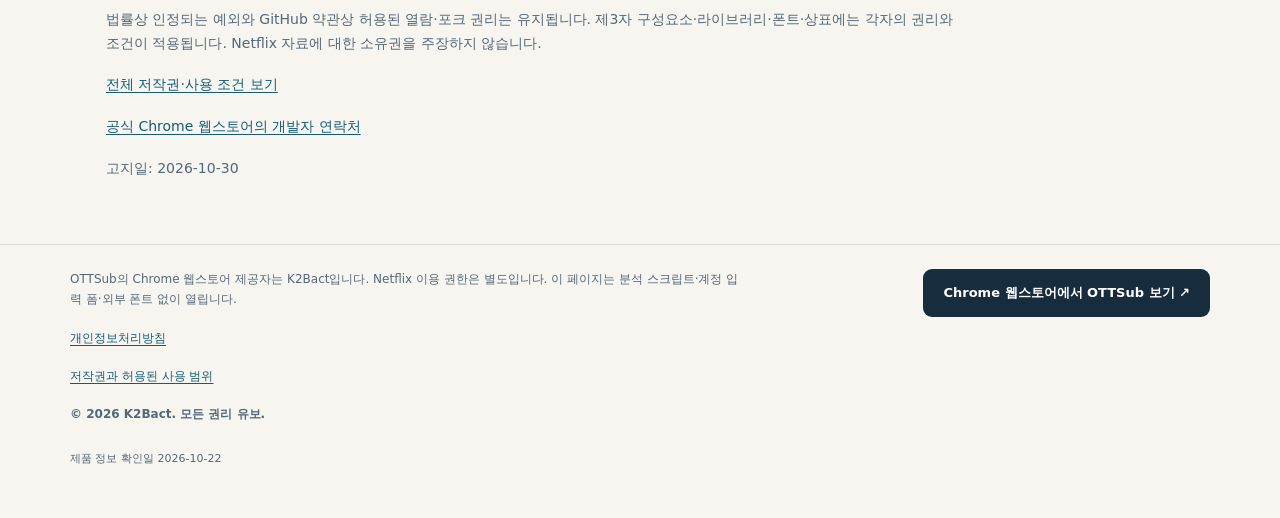
<file: store_assets/geo/site/ko/index.html>
<!doctype html>
<html lang="ko">
<head>
<meta charset="utf-8"><meta name="viewport" content="width=device-width,initial-scale=1">
<title>OTTSub — Netflix 자막 싱크 조절·이중 자막 Chrome 확장 프로그램</title><meta name="description" content="OTTSub로 Netflix 자막 싱크를 0.1초 단위로 조절하고 작품에서 제공되는 두 언어 자막을 함께 보세요. 데스크톱 Chrome용 무료 확장 프로그램이며 Netflix 구독은 별도입니다.">
<meta name="robots" content="noindex,nofollow">
<meta property="og:type" content="website"><meta property="og:site_name" content="OTTSub"><meta property="og:title" content="OTTSub — Netflix 자막 싱크 조절·이중 자막 Chrome 확장 프로그램"><meta property="og:description" content="OTTSub로 Netflix 자막 싱크를 0.1초 단위로 조절하고 작품에서 제공되는 두 언어 자막을 함께 보세요. 데스크톱 Chrome용 무료 확장 프로그램이며 Netflix 구독은 별도입니다.">

<link rel="icon" href="../assets/icon.png"><link rel="stylesheet" href="../assets/site.css">
<script type="application/ld+json">{"@context":"https://schema.org","@type":"SoftwareApplication","name":"OTTSub","alternateName":"OTTSub - Subtitle Sync & Dual Subtitles for Netflix","identifier":"hlcahpgeildbabcchpkhemjjgjapbdkd","url":"https://chromewebstore.google.com/detail/ottsub-subtitle-sync-dual/hlcahpgeildbabcchpkhemjjgjapbdkd","sameAs":["https://chromewebstore.google.com/detail/ottsub-subtitle-sync-dual/hlcahpgeildbabcchpkhemjjgjapbdkd"],"applicationCategory":"BrowserApplication","description":"OTTSub는 Netflix 자막 싱크를 0.1초 단위로 조절하고, 시청 중인 작품에서 제공되는 두 자막 트랙을 함께 표시하는 데스크톱 Chrome용 무료 확장 프로그램입니다.","inLanguage":"ko","softwareRequirements":"OTTSub는 무료입니다. Netflix 계정과 구독은 별도로 필요합니다.","isAccessibleForFree":true,"offers":{"@type":"Offer","price":"0","priceCurrency":"USD","url":"https://chromewebstore.google.com/detail/ottsub-subtitle-sync-dual/hlcahpgeildbabcchpkhemjjgjapbdkd"},"featureList":["주언어와 보조언어의 타이밍을 0.1초 단위로 각각 조절하고, 필요할 때 한쪽만 0.0s로 초기화할 수 있습니다.","현재 작품에서 이용 가능한 두 트랙을 선택합니다. 없는 언어를 추가하거나 자막을 자체 번역하지 않습니다.","글자 크기·색상·배경을 고르고, 한쪽 또는 양쪽 자막을 가렸다가 마우스를 올려 확인하세요. 호버 일시정지도 선택할 수 있습니다."],"copyrightNotice":"Copyright (c) 2026 K2Bact. All rights reserved.","copyrightYear":2026}</script>
</head>
<body>
<a class="skip" href="#main">본문으로 건너뛰기</a>
<p class="preview">로컬 미리보기 · 아직 게시하거나 검색 색인에 제출하지 않았습니다</p>
<header class="wrap nav"><a class="brand" href="./"><img src="../assets/icon.png" alt="" width="32" height="32">OTTSub</a><nav aria-label="페이지 탐색" class="nav-links"><a href="#start">사용 방법</a><a href="#timing">싱크 조절 예시</a><a href="#questions">자주 묻는 질문</a><a class="language" href="../" lang="en" hreflang="en">English</a><a class="language" href="../es/" lang="es" hreflang="es">Español</a></nav></header>
<main id="main" class="wrap">
<div class="hero"><div><p class="eyebrow">OTTSub · 데스크톱 Chrome용</p><h1>두 언어 자막을,
내 타이밍에.</h1><p class="intro">OTTSub는 Netflix 자막 싱크를 0.1초 단위로 조절하고, 시청 중인 작품에서 제공되는 두 자막 트랙을 함께 표시하는 데스크톱 Chrome용 무료 확장 프로그램입니다.</p><a class="button" href="https://chromewebstore.google.com/detail/ottsub-subtitle-sync-dual/hlcahpgeildbabcchpkhemjjgjapbdkd?utm_source=ottsub_site&amp;utm_medium=referral&amp;utm_campaign=site_help_20261022_ko_hero&amp;utm_content=ko_hero">Chrome 웹스토어에서 OTTSub 보기 ↗</a><p class="cost">OTTSub는 무료입니다. Netflix 계정과 구독은 별도로 필요합니다.</p></div>
<figure class="demo"><div class="screen"><span class="wordmark" aria-hidden="true">OTTSub</span><p class="subtitle" lang="en">Let&#39;s watch one more episode.</p><p class="subtitle secondary" lang="ko">한 편만 더 보자.</p><div class="timing-chips" aria-hidden="true"><span class="chip">−0.1s</span><span class="chip">0.0s</span><span class="chip">+0.1s</span></div></div><figcaption>기능 설명용 예시 대사이며 Netflix 재생 화면 캡처가 아닙니다</figcaption><p class="demo-note">주언어·보조언어 싱크를 따로 조절합니다.</p></figure></div>
<section aria-labelledby="features"><h2 id="features">한 패널에서, 두 자막을 독립적으로</h2><div class="features"><article><h3>언어별로 싱크 조절</h3><p>주언어와 보조언어의 타이밍을 0.1초 단위로 각각 조절하고, 필요할 때 한쪽만 0.0s로 초기화할 수 있습니다.</p></article><article><h3>Netflix가 제공하는 자막 사용</h3><p>현재 작품에서 이용 가능한 두 트랙을 선택합니다. 없는 언어를 추가하거나 자막을 자체 번역하지 않습니다.</p></article><article><h3>나에게 맞는 학습 화면</h3><p>글자 크기·색상·배경을 고르고, 한쪽 또는 양쪽 자막을 가렸다가 마우스를 올려 확인하세요. 호버 일시정지도 선택할 수 있습니다.</p></article></div></section>
<section id="start" aria-labelledby="steps-title"><h2 id="steps-title">Netflix 웹사이트에서 시작하세요</h2><ol class="steps"><li><h3>컴퓨터에 설치</h3><p>데스크톱 Chrome에서 OTTSub의 Chrome 웹스토어 페이지를 열고 확장 프로그램을 설치하세요.</p></li><li><h3>사이드패널 열기</h3><p>Netflix 웹사이트에서 영상을 재생한 뒤 OTTSub 확장 아이콘을 눌러 사이드패널을 여세요.</p></li><li><h3>자막 선택·조절</h3><p>작품에서 제공되는 주언어·보조언어 자막을 고르고, 패널이나 단축키로 각 언어의 타이밍을 조절하세요.</p></li></ol></section>
<section id="timing" class="example" aria-labelledby="timing-title"><div><h2 id="timing-title">자막이 대사보다 0.3초 늦다면?</h2><p>0.0s에서 시작했다면 해당 자막을 +0.3s로 조절해 더 일찍 표시해 보세요. 자막이 0.3초 빠르다면 −0.3s로 조절해 보세요. 대사를 들으며 미세 조절하세요. 시간이 지날수록 오차가 커지는 트랙은 고정 오프셋 하나로 해결되지 않을 수 있습니다.</p></div><div><div class="offsets"><div class="offset-row"><span>자막이 늦게 나올 때</span><strong>+0.3s</strong><small>더 일찍 표시</small></div><div class="offset-row"><span>자막이 빨리 나올 때</span><strong>−0.3s</strong><small>더 늦게 표시</small></div></div><p class="fine-print">0.0s를 기준으로 한 예시입니다. 주언어·보조언어에 각각 적용하며 자막 타이밍 조절로 영상의 재생 속도가 바뀌지는 않습니다.</p></div></section>
<section id="questions" aria-labelledby="faq-title"><h2 id="faq-title">설치 전에 궁금한 것들</h2><div class="faq"><article><h3>넷플릭스 자막 싱크가 안 맞을 때 어떻게 조절하나요?</h3><p>OTTSub에서 어긋난 자막의 싱크를 0.1초 단위로 조절하세요. 0.0s에서 시작했을 때 자막이 0.3초 늦으면 +0.3s로, 0.3초 빠르면 −0.3s로 맞춰 보세요. 주언어와 보조언어의 싱크는 서로 따로 조절할 수 있습니다.</p></article><article><h3>맞춰도 시간이 지날수록 자막 싱크가 다시 어긋나는 이유는 뭔가요?</h3><p>일정하게 빠르거나 늦는 자막은 고정 오프셋으로 조절할 수 있습니다. 재생할수록 오차가 커진다면 고정 오프셋 하나로 해결되지 않을 수 있습니다. Netflix가 제공하는 다른 자막 트랙도 확인하세요. OTTSub는 자막 원본의 시간표를 다시 쓰거나 영상 재생 속도를 바꾸지 않습니다.</p></article><article><h3>Netflix에서 두 언어 자막을 함께 볼 수 있나요?</h3><p>현재 Netflix 작품과 계정에서 두 자막 트랙을 제공한다면 가능합니다. 사이드패널에서 주언어와 보조언어를 고르고, 타이밍과 모양을 각각 조절할 수 있습니다.</p></article><article><h3>OTTSub가 자막을 자동 번역하나요?</h3><p>아니요. OTTSub는 Netflix가 제공하는 자막 트랙을 표시합니다. AI 번역을 생성하거나 번역 서비스를 제공하지 않으며, 작품에 없는 자막 언어를 추가하지 않습니다.</p></article><article><h3>원하는 자막 언어가 왜 안 보이나요?</h3><p>이용 가능한 자막은 Netflix 작품과 계정에 따라 다릅니다. 먼저 해당 작품에 Netflix가 제공하는 자막 언어를 확인하세요. OTTSub 메뉴 언어를 바꿔도 자막 트랙이 추가되거나 번역되지는 않습니다.</p></article><article><h3>확장 프로그램도 Netflix도 무료인가요?</h3><p>무료인 것은 OTTSub 자체입니다. 별도의 OTTSub 계정이나 구독은 필요하지 않습니다. Netflix 계정과 구독은 별도로 필요하며 OTTSub에 포함되지 않습니다.</p></article><article><h3>모바일 Chrome·Safari·Netflix 앱에서도 작동하나요?</h3><p>이 패키지는 데스크톱 Chrome의 Netflix 웹사이트를 대상으로 합니다. 모바일 Chrome·Safari나 Netflix 앱 내부 실행은 지원하지 않습니다. 휴대전화로 이 소개 페이지를 볼 수 있어도 확장 프로그램이 휴대전화에서 실행된다는 뜻은 아닙니다.</p></article><article><h3>Microsoft Edge나 Mac은 어떤가요?</h3><p>Windows의 Microsoft Edge는 로컬 호환성 검사를 통과했습니다. macOS용 Option 단축키와 일부 검증은 완료했지만 Mac 전체 검증은 남아 있습니다. 다른 Chromium 브라우저의 호환성은 확인하지 않았습니다.</p></article><article><h3>일반 자막과 CC/SDH를 구분해 고를 수 있나요?</h3><p>작품에서 제공한다면 일반 자막과 CC/SDH 트랙을 구분해 선택할 수 있습니다. CC/SDH에는 소리 설명이나 화자 정보가 포함될 수 있습니다. 이용 가능 여부는 Netflix에 따라 다릅니다.</p></article><article><h3>자막을 AI 서비스로 보내나요?</h3><p>AI 번역 서비스를 사용하지 않습니다. Netflix 서비스에서 자막 트랙을 받아 브라우저 안에서 처리하고, 환경설정은 Chrome 저장소에 보관합니다. 스토어 배포판에는 로컬 진단 기록기·분석·시청 기록 추적 도구가 포함되지 않습니다. 네트워크 요청을 전혀 하지 않는다는 뜻은 아닙니다.</p></article><article><h3>Netflix의 공식 제품인가요?</h3><p>아니요. OTTSub는 독립적으로 개발된 확장 프로그램이며 Netflix와 제휴하거나 승인받은 제품이 아닙니다.</p></article></div></section>
<section id="privacy" class="privacy" aria-labelledby="privacy-title"><h2 id="privacy-title">개인정보처리방침</h2><div class="policy-body"><p>이 방침은 K2Bact가 제공하는 OTTSub Chrome 웹스토어 배포판과 이 제품 소개 웹사이트를 설명합니다. 자막은 사용자의 브라우저에서 처리합니다. 데이터 처리가 전혀 없거나 네트워크 요청을 하지 않는다는 뜻은 아닙니다.</p><article><h3>자막 표시를 위해 사용하는 정보</h3><p>OTTSub는 자막 싱크와 이중 자막을 제공하기 위해 자막 트랙의 정보·주소, 언어와 일반/CC·SDH 구분, 자막 문장과 시간, 현재 Netflix 작품 식별자와 재생 상태를 읽습니다. 별도의 시청 기록 데이터베이스를 만들거나 자막 문장을 환경설정 저장소에 보관하지 않습니다.</p></article><article><h3>환경설정과 Chrome 저장소</h3><p>언어·싱크·모양·학습 설정과 설정 변경 순서를 처리하는 기술 값은 Chrome 저장소에 보관합니다. 기존 구현에는 local 및 sync 저장소가 사용됩니다. Chrome 설정에 따라 환경설정 값이 Google의 Chrome 동기화 서비스로 보관될 수 있습니다. 자막 문장과 Netflix 자막 주소는 이 환경설정 기록에 포함하지 않습니다.</p></article><article><h3>통신과 정보를 받는 서비스</h3><p>자막 트랙은 Netflix 서비스에서 HTTPS로 받으며 브라우저와 Netflix의 통신·계정 정책이 적용됩니다. 배포판에는 개발자 운영 수집 서버, 분석 추적기, AI 번역 서비스나 자막 업로드 기능이 없습니다. 계정 비밀번호를 읽거나 Chrome 쿠키 API를 사용하지 않습니다. 선택적인 후원 링크는 사용자가 누를 때 Ctee 또는 Buy Me a Coffee를 열며 해당 서비스의 정책이 적용됩니다.</p></article><article><h3>사용 목적과 제한적 사용</h3><p>접근한 정보는 공개한 자막 싱크·이중 자막 기능을 위해서만 사용하며 Chrome 웹스토어 사용자 데이터 정책과 제한적 사용(Limited Use) 요건을 따릅니다. 확장 프로그램은 이 정보를 판매하거나 광고·프로파일링에 사용하지 않으며 AI 학습·번역 서비스로 보내지 않습니다.</p></article><article><h3>보관과 사용자의 관리</h3><p>자막·재생 작업 정보는 페이지 메모리에서 처리하고 페이지를 새로 열거나 탭을 닫을 때 해제합니다. 브라우저가 관리하는 네트워크 캐시는 OTTSub 환경설정과 별개입니다. 환경설정은 Chrome 저장소에 유지되며 브라우저의 확장 프로그램·저장소 관리 기능으로 관리하거나 제거할 수 있습니다. 일반 방문 기록 삭제만으로 확장 설정이 지워진다고 가정해서는 안 됩니다. Chrome 동기화 서비스가 관리하는 사본은 Chrome 설정과 Google 정책을 따르며 개발자가 직접 조회·삭제할 수 없습니다.</p></article><article><h3>이 웹사이트</h3><p>이 정적 소개 페이지에는 분석 스크립트·계정 입력 폼·외부 폰트가 없습니다. 호스팅은 GitHub Pages를 사용하며 GitHub는 로그인 여부와 관계없이 보안을 위해 방문자의 IP 주소를 기록한다고 안내합니다. Netflix·Chrome 웹스토어 등 외부 링크로 이동하면 해당 서비스의 정책이 적용됩니다. Chrome 웹스토어 링크에는 이 웹사이트·언어·링크 위치를 스토어 통계에서 구분하는 고정 캠페인 값이 포함됩니다. 개인 식별자·자막 문장·시청 기록은 이 값에 포함하지 않습니다.</p></article><article><h3>문의와 변경 안내</h3><p>개인정보 문의는 OTTSub Chrome 웹스토어에 표시된 개발자 연락처를 이용할 수 있습니다. 직접 문의를 보내면 사용자가 보낸 이메일 주소와 메시지가 전달될 수 있으므로 비밀번호·쿠키·접근 토큰·원본 시청 진단은 보내지 마세요. 확장 프로그램의 데이터 처리 방식이 중요하게 변경되면 안내도 갱신해야 합니다. 이 방침은 검토한 배포판을 설명하며 별도의 개발 도구에 대한 보장은 아닙니다.</p></article><p><a href="https://chromewebstore.google.com/detail/ottsub-subtitle-sync-dual/hlcahpgeildbabcchpkhemjjgjapbdkd?utm_source=ottsub_site&amp;utm_medium=referral&amp;utm_campaign=site_help_20261022_ko_privacy&amp;utm_content=ko_privacy">Chrome 웹스토어의 개발자 연락처</a></p><ul><li><a href="https://developer.chrome.com/docs/webstore/program-policies/user-data-faq">Chrome 웹스토어 사용자 데이터 FAQ</a></li><li><a href="https://policies.google.com/privacy">Google 개인정보처리방침</a></li><li><a href="https://docs.github.com/en/pages/getting-started-with-github-pages/what-is-github-pages#data-collection">GitHub Pages의 데이터 기록 안내</a></li></ul><p class="reviewed">방침 검토일 <time datetime="2026-10-22">2026-10-22</time></p></div></section>
<section id="terms" class="rights" aria-labelledby="rights-title"><h2 id="rights-title">저작권과 허용된 사용 범위</h2><div class="policy-body"><p class="copyright">© 2026 K2Bact. 모든 권리 유보.</p><p>OTTSub 코드·문서·홈페이지 원본 자료 중 K2Bact가 관련 권리를 보유한 부분은 권리를 유보합니다. 소스가 공개되어 있다는 사실만으로 일반적인 오픈소스 재사용 허락을 부여하지 않습니다.</p><article><h3>공식 배포본의 일반 이용</h3><p>공식적으로 제공된 수정하지 않은 배포본을 내려받아 설치하고 본래 목적의 최종 사용자로 이용하는 것은 무료로 허용합니다. 직장에서 일반적으로 이용하는 것도 포함됩니다. Netflix 등 외부 서비스의 이용 권한은 별도로 필요합니다.</p></article><article><h3>추가 이용은 사전 허락 필요</h3><p>소스 재사용, 수정·파생물 제작, 재배포, 이름을 바꾼 배포, 상업적 재사용은 법률상 예외·GitHub 약관상 권리·별도 서면 계약이 적용되는 경우를 제외하고 사전 서면 허락이 필요합니다. 복사본의 판매·번들 배포와 다른 수익성 제품/서비스에 소스를 포함하는 행위도 상업적 재사용에 해당합니다.</p></article><article><h3>법률·GitHub·제3자의 권리</h3><p>법률상 인정되는 예외와 GitHub 약관상 허용된 열람·포크 권리는 유지됩니다. 제3자 구성요소·라이브러리·폰트·상표에는 각자의 권리와 조건이 적용됩니다. Netflix 자료에 대한 소유권을 주장하지 않습니다.</p></article><p><a href="../LICENSE.txt">전체 저작권·사용 조건 보기</a></p><p><a href="https://chromewebstore.google.com/detail/ottsub-subtitle-sync-dual/hlcahpgeildbabcchpkhemjjgjapbdkd">공식 Chrome 웹스토어의 개발자 연락처</a></p><p class="reviewed">고지일: <time datetime="2026-10-30">2026-10-30</time></p></div></section>
</main><footer><div class="wrap closing"><div><p>OTTSub의 Chrome 웹스토어 제공자는 K2Bact입니다. Netflix 이용 권한은 별도입니다. 이 페이지는 분석 스크립트·계정 입력 폼·외부 폰트 없이 열립니다.</p><p><a href="#privacy">개인정보처리방침</a></p><p><a href="#terms">저작권과 허용된 사용 범위</a></p><p class="copyright">© 2026 K2Bact. 모든 권리 유보.</p><span class="reviewed">제품 정보 확인일 <time datetime="2026-10-22">2026-10-22</time></span></div><a class="button" href="https://chromewebstore.google.com/detail/ottsub-subtitle-sync-dual/hlcahpgeildbabcchpkhemjjgjapbdkd?utm_source=ottsub_site&amp;utm_medium=referral&amp;utm_campaign=site_help_20261022_ko_footer&amp;utm_content=ko_footer">Chrome 웹스토어에서 OTTSub 보기 ↗</a></div></footer>
</body></html>
</file>
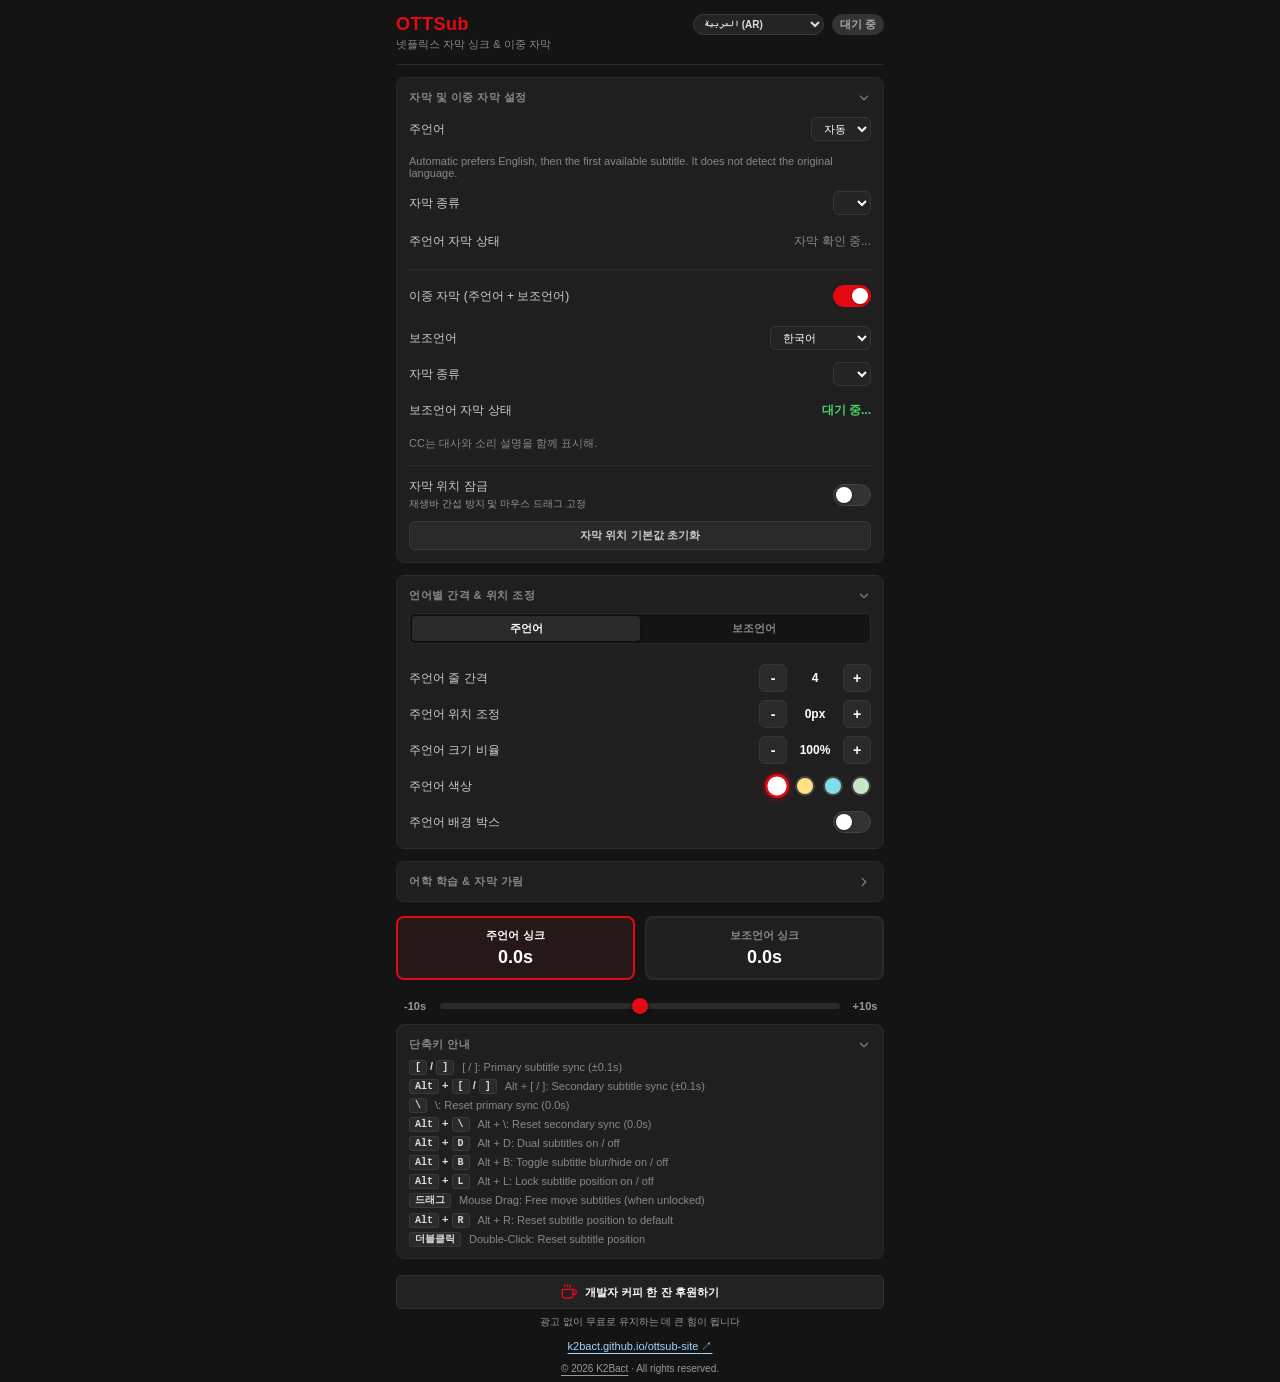
<file: popup/popup.html>
<!DOCTYPE html>
<html lang="ko">
<head>
  <meta charset="UTF-8">
  <meta name="viewport" content="width=device-width, initial-scale=1.0">
  <title>OTTSub - 넷플릭스 자막 싱크</title>
  <link rel="stylesheet" href="popup.css">
</head>
<body>
  <div class="popup-container">
    <header class="popup-header">
      <div class="title-row">
        <h1 class="logo-title" data-i18n="ext_title">OTTSub</h1>
        <div class="header-actions">
          <div class="lang-select-wrapper" title="Language (UI 언어 설정)" data-i18n-title="ui_language">
            <select id="ui-lang-select" class="ui-lang-select" aria-label="UI Language" data-i18n-aria-label="ui_language">
              <option value="ar" data-english-name="Arabic">العربية (AR)</option>
              <option value="bn" data-english-name="Bengali">বাংলা (BN)</option>
              <option value="zh-TW" data-english-name="Chinese (Traditional)">繁體中文 (TW)</option>
              <option value="en" data-english-name="English">English (EN)</option>
              <option value="fi" data-english-name="Finnish">Suomi (FI)</option>
              <option value="fr" data-english-name="French">Français (FR)</option>
              <option value="de" data-english-name="German">Deutsch (DE)</option>
              <option value="he" data-english-name="Hebrew">עברית (HE)</option>
              <option value="hi" data-english-name="Hindi">हिन्दी (HI)</option>
              <option value="ja" data-english-name="Japanese">日本語 (JA)</option>
              <option value="ko" data-english-name="Korean">한국어 (KO)</option>
              <option value="ms" data-english-name="Malay">Bahasa Melayu (MS)</option>
              <option value="pt-PT" data-english-name="Portuguese (Portugal)">Português (PT)</option>
              <option value="ru" data-english-name="Russian">Русский (RU)</option>
                        <option value="es" data-english-name="Spanish">Español (ES)</option>
              <option value="th" data-english-name="Thai">ไทย (TH)</option>
              <option value="tr" data-english-name="Turkish">Türkçe (TR)</option>
            </select>
          </div>
          <span class="status-badge" id="status-badge" role="button" tabindex="0" aria-haspopup="dialog" aria-expanded="false" data-i18n="status_waiting">대기 중</span>
        </div>
      </div>
      <p class="subtitle" data-i18n="ext_subtitle">넷플릭스 자막 싱크 & 이중 자막</p>
      <p class="subtitle" id="build-version"></p>
      <p id="dev-research-row" class="subtitle" hidden><a id="dev-research-link" target="_blank" rel="noopener noreferrer">시장조사 보고서 (개발용)</a></p>
    </header>

    <main class="popup-body">
      <p id="playback-notice" role="status" aria-live="polite" hidden></p>
      <button id="reload-video" type="button" hidden data-i18n="reload_video">Reload Netflix tab</button>
      <button id="show-native" type="button" hidden data-i18n="show_native">Show Netflix subtitles temporarily</button>
      <!-- 자막 및 이중 자막 설정 카드 (통합 및 접기/펼치기 가능) -->
      <section class="card subtitle-settings-card" id="subtitle-settings-card">
        <button type="button" class="card-toggle-btn" id="sub-settings-toggle-btn" aria-expanded="true" aria-controls="sub-settings-content" title="자막 및 이중 자막 설정 접기/펼치기" data-i18n-title="title_sub_settings_toggle">
          <span class="card-title" data-i18n="sub_settings_title">자막 및 이중 자막 설정</span>
          <svg class="chevron-icon" id="sub-settings-chevron" viewBox="0 0 24 24" width="14" height="14" fill="none" stroke="currentColor" stroke-width="2.5" stroke-linecap="round" stroke-linejoin="round">
            <polyline points="6 9 12 15 18 9"></polyline>
          </svg>
        </button>
        <div class="collapsible-content" id="sub-settings-content" role="region" aria-labelledby="sub-settings-toggle-btn">
          <!-- 주언어 자막 상태 -->
          <div class="card-row option-row">
            <label class="label" for="primary-lang-select" data-i18n="primary_lang_label">주언어</label>
            <select id="primary-lang-select" class="lang-select" aria-describedby="primary-auto-description">
              <option value="auto" data-i18n-option="primary_lang_auto">자동</option>
            </select>
          </div>
          <p id="primary-auto-description" class="subtitle" data-i18n="primary_lang_auto_desc">Automatic prefers English, then the first available subtitle. It does not detect the original language.</p>
          <div class="card-row option-row">
            <label class="label" for="primary-track-kind" data-i18n="track_kind_label">자막 종류</label>
            <select id="primary-track-kind" class="lang-select" aria-describedby="track-kind-help"></select>
          </div>
          <div class="card-row status-clickable-row" id="row-primary-status" role="button" tabindex="0" aria-haspopup="dialog" aria-expanded="false">
            <span class="label" data-i18n="primary_status_label">주언어 자막 상태</span>
            <span class="value" id="sub-status" role="button" tabindex="0" aria-haspopup="dialog" aria-expanded="false" data-i18n="sub_status_checking">자막 확인 중...</span>
          </div>
          <p id="primary-track-notice" class="track-notice" role="status" aria-live="polite" hidden></p>

          <div class="card-divider"></div>

          <!-- 이중 자막 모드 설정 -->
          <div class="card-row">
            <label class="label clickable-label" for="dual-toggle" data-i18n="dual_title">이중 자막 (주언어 + 보조언어)</label>
            <label class="toggle-switch">
              <input type="checkbox" id="dual-toggle" role="switch" aria-label="이중 자막" data-i18n-aria-label="dual_title" checked>
              <span class="slider-round"></span>
            </label>
          </div>
          <div class="dual-sub-options" id="dual-sub-options">
            <div class="card-row option-row">
              <span class="label" data-i18n="secondary_lang_label">보조언어</span>
              <select id="secondary-lang-select" class="lang-select" aria-label="보조언어" data-i18n-aria-label="secondary_lang_label">
                <option value="ko" selected data-i18n-option="lang_ko">한국어</option>
                <option value="en" data-i18n-option="lang_en">영어</option>
                <option value="ja" data-i18n-option="lang_ja">일본어</option>
                <option value="es" data-i18n-option="lang_es">스페인어</option>
                <option value="zh-Hans" data-i18n-option="lang_zh">중국어(간체)</option>
                <option value="fr" data-i18n-option="lang_fr">프랑스어</option>
                <option value="de" data-i18n-option="lang_de">독일어</option>
                <option value="hi" data-i18n-option="lang_hi">힌디어</option>
              </select>
            </div>
            <div class="card-row option-row">
              <label class="label" for="secondary-track-kind" data-i18n="track_kind_label">자막 종류</label>
              <select id="secondary-track-kind" class="lang-select" aria-describedby="track-kind-help"></select>
            </div>
            <div class="card-row status-detail-row status-clickable-row" id="row-secondary-status" role="button" tabindex="0" aria-haspopup="dialog" aria-expanded="false">
              <span class="label" data-i18n="secondary_status_label">보조언어 자막 상태</span>
              <span class="value-highlight" id="secondary-sub-status" role="button" tabindex="0" aria-haspopup="dialog" aria-expanded="false" data-i18n="secondary_status_waiting">대기 중...</span>
            </div>
            <p id="secondary-track-notice" class="track-notice" role="status" aria-live="polite" hidden></p>
          </div>
          <p id="track-kind-help" class="subtitle" data-i18n="track_kind_help">CC는 대사와 소리 설명을 함께 표시해.</p>

          <div class="card-divider"></div>

          <!-- 자막 위치 잠금 설정 -->
          <div class="card-row">
            <div class="label-group">
              <label class="label clickable-label" for="lock-pos-toggle" data-i18n="lock_pos_title" title="재생바 간섭 방지 및 마우스 드래그 고정" data-i18n-title="lock_pos_subtitle">자막 위치 잠금</label>
              <div class="sub-label" data-i18n="lock_pos_subtitle">재생바 간섭 방지 및 마우스 드래그 고정</div>
            </div>
            <label class="toggle-switch" for="lock-pos-toggle">
              <input type="checkbox" id="lock-pos-toggle" role="switch" aria-label="자막 위치 잠금" data-i18n-aria-label="lock_pos_title">
              <span class="slider-round"></span>
            </label>
          </div>

          <!-- 자막 위치 기본값 초기화 버튼 (상시 노출) -->
          <div class="card-row adjust-actions-row">
            <button type="button" class="btn-action-full" id="btn-reset-pos" data-i18n="btn_reset_pos">자막 위치 기본값 초기화</button>
          </div>
        </div>
      </section>

      <!-- 언어별 간격 & 위치 조정 카드 (접기/펼치기 가능) -->
      <section class="card lang-adjust-card" id="lang-adjust-card">
        <button type="button" class="card-toggle-btn" id="lang-adjust-toggle-btn" aria-expanded="true" aria-controls="lang-adjust-content" title="언어별 간격 & 위치 조정 접기/펼치기" data-i18n-title="title_lang_adjust_toggle">
          <span class="card-title" data-i18n="lang_adjust_title">언어별 간격 & 위치 조정</span>
          <svg class="chevron-icon" id="lang-adjust-chevron" viewBox="0 0 24 24" width="14" height="14" fill="none" stroke="currentColor" stroke-width="2.5" stroke-linecap="round" stroke-linejoin="round">
            <polyline points="6 9 12 15 18 9"></polyline>
          </svg>
        </button>
        <div class="collapsible-content" id="lang-adjust-content" role="region" aria-labelledby="lang-adjust-toggle-btn">
          <div class="lang-adjust-header">
          <div class="lang-tab-group" role="tablist">
            <button type="button" class="lang-tab-btn active" id="tab-btn-primary" data-tab="primary" data-i18n="tab_primary">주언어</button>
            <button type="button" class="lang-tab-btn" id="tab-btn-secondary" data-tab="secondary" data-i18n="tab_secondary">보조언어</button>
          </div>
        </div>

        <!-- 주언어 (Primary) 패널 -->
        <div class="lang-panel active" id="panel-primary">
          <!-- 주언어 줄 간격 -->
          <div class="card-row adjust-row">
            <span class="label" data-i18n="primary_spacing_title">주언어 줄 간격</span>
            <div class="stepper-group" id="line-spacing-stepper">
              <button type="button" class="stepper-btn" id="btn-spacing-dec" title="줄 간격 좁히기" data-i18n-title="decrease_spacing" aria-label="줄 간격 좁히기" data-i18n-aria-label="decrease_spacing">-</button>
              <span class="stepper-value" id="line-spacing-val">4</span>
              <button type="button" class="stepper-btn" id="btn-spacing-inc" title="줄 간격 넓히기" data-i18n-title="increase_spacing" aria-label="줄 간격 넓히기" data-i18n-aria-label="increase_spacing">+</button>
            </div>
          </div>

          <!-- 주언어 위치 조정 -->
          <div class="card-row adjust-row pos-row">
            <span class="label" data-i18n="primary_pos_title">주언어 위치 조정</span>
            <div class="stepper-group">
              <button type="button" class="stepper-btn" id="btn-primary-pos-dec" title="아래로 내리기" data-i18n-title="move_down" aria-label="아래로 내리기" data-i18n-aria-label="move_down">-</button>
              <span class="stepper-value pos-val" id="primary-pos-val">0px</span>
              <button type="button" class="stepper-btn" id="btn-primary-pos-inc" title="위로 올리기" data-i18n-title="move_up" aria-label="위로 올리기" data-i18n-aria-label="move_up">+</button>
            </div>
          </div>

          <!-- 주언어 크기 비율 -->
          <div class="card-row adjust-row scale-row">
            <span class="label" data-i18n="primary_scale_title">주언어 크기 비율</span>
            <div class="stepper-group">
              <button type="button" class="stepper-btn" id="btn-primary-scale-dec" title="크기 축소" data-i18n-title="smaller_text" aria-label="크기 축소" data-i18n-aria-label="smaller_text">-</button>
              <span class="stepper-value scale-val" id="primary-scale-val">100%</span>
              <button type="button" class="stepper-btn" id="btn-primary-scale-inc" title="크기 확대" data-i18n-title="larger_text" aria-label="크기 확대" data-i18n-aria-label="larger_text">+</button>
            </div>
          </div>

          <!-- 주언어 색상 팔레트 -->
          <div class="card-row adjust-row color-row">
            <span class="label" data-i18n="primary_color_title">주언어 색상</span>
            <div class="color-palette-group" id="primary-color-palette" role="radiogroup" aria-label="주언어 색상" data-i18n-aria-label="primary_color_title">
              <button type="button" class="color-chip active" data-color="#ffffff" style="background-color: #ffffff;" title="퓨어 화이트" data-i18n-title="color_white" aria-label="White" data-i18n-aria-label="color_white" role="radio" aria-checked="true" tabindex="0"></button>
              <button type="button" class="color-chip" data-color="#ffe082" style="background-color: #ffe082;" title="클래식 옐로우" data-i18n-title="color_yellow" aria-label="Yellow" data-i18n-aria-label="color_yellow" role="radio" aria-checked="false" tabindex="-1"></button>
              <button type="button" class="color-chip" data-color="#80deea" style="background-color: #80deea;" title="소프트 민트" data-i18n-title="color_mint" aria-label="Mint" data-i18n-aria-label="color_mint" role="radio" aria-checked="false" tabindex="-1"></button>
              <button type="button" class="color-chip" data-color="#c8e6c9" style="background-color: #c8e6c9;" title="소프트 그린" data-i18n-title="color_green" aria-label="Green" data-i18n-aria-label="color_green" role="radio" aria-checked="false" tabindex="-1"></button>
            </div>
          </div>

          <!-- 주언어 반투명 배경 박스 -->
          <div class="card-row adjust-row bg-box-row">
            <label class="label clickable-label" for="primary-bg-box-toggle" data-i18n="primary_bg_box_title">주언어 배경 박스</label>
            <label class="toggle-switch">
              <input type="checkbox" id="primary-bg-box-toggle" role="switch" aria-label="주언어 배경 박스" data-i18n-aria-label="primary_bg_box_title">
              <span class="slider-round"></span>
            </label>
          </div>
        </div>

        <!-- 보조언어 (Secondary) 패널 -->
        <div class="lang-panel" id="panel-secondary" style="display: none;">
          <!-- 보조언어 줄 간격 -->
          <div class="card-row adjust-row">
            <span class="label" data-i18n="secondary_spacing_title">보조언어 줄 간격</span>
            <div class="stepper-group">
              <button type="button" class="stepper-btn" id="btn-secondary-spacing-dec" title="줄 간격 좁히기" data-i18n-title="decrease_spacing" aria-label="줄 간격 좁히기" data-i18n-aria-label="decrease_spacing">-</button>
              <span class="stepper-value" id="secondary-spacing-val">4</span>
              <button type="button" class="stepper-btn" id="btn-secondary-spacing-inc" title="줄 간격 넓히기" data-i18n-title="increase_spacing" aria-label="줄 간격 넓히기" data-i18n-aria-label="increase_spacing">+</button>
            </div>
          </div>

          <!-- 보조언어 위치 조정 -->
          <div class="card-row adjust-row pos-row">
            <span class="label" data-i18n="secondary_pos_title">보조언어 위치 조정</span>
            <div class="stepper-group">
              <button type="button" class="stepper-btn" id="btn-secondary-pos-dec" title="아래로 내리기" data-i18n-title="move_down" aria-label="아래로 내리기" data-i18n-aria-label="move_down">-</button>
              <span class="stepper-value pos-val" id="secondary-pos-val">0px</span>
              <button type="button" class="stepper-btn" id="btn-secondary-pos-inc" title="위로 올리기" data-i18n-title="move_up" aria-label="위로 올리기" data-i18n-aria-label="move_up">+</button>
            </div>
          </div>

          <!-- 보조언어 크기 비율 -->
          <div class="card-row adjust-row scale-row">
            <span class="label" data-i18n="secondary_scale_title">보조언어 크기 비율</span>
            <div class="stepper-group">
              <button type="button" class="stepper-btn" id="btn-secondary-scale-dec" title="크기 축소" data-i18n-title="smaller_text" aria-label="크기 축소" data-i18n-aria-label="smaller_text">-</button>
              <span class="stepper-value scale-val" id="secondary-scale-val">78%</span>
              <button type="button" class="stepper-btn" id="btn-secondary-scale-inc" title="크기 확대" data-i18n-title="larger_text" aria-label="크기 확대" data-i18n-aria-label="larger_text">+</button>
            </div>
          </div>

          <!-- 보조언어 색상 팔레트 -->
          <div class="card-row adjust-row color-row">
            <span class="label" data-i18n="secondary_color_title">보조언어 색상</span>
            <div class="color-palette-group" id="secondary-color-palette" role="radiogroup" aria-label="보조언어 색상" data-i18n-aria-label="secondary_color_title">
              <button type="button" class="color-chip active" data-color="#ffe082" style="background-color: #ffe082;" title="클래식 옐로우" data-i18n-title="color_yellow" aria-label="Yellow" data-i18n-aria-label="color_yellow" role="radio" aria-checked="true" tabindex="0"></button>
              <button type="button" class="color-chip" data-color="#ffffff" style="background-color: #ffffff;" title="퓨어 화이트" data-i18n-title="color_white" aria-label="White" data-i18n-aria-label="color_white" role="radio" aria-checked="false" tabindex="-1"></button>
              <button type="button" class="color-chip" data-color="#80deea" style="background-color: #80deea;" title="소프트 민트" data-i18n-title="color_mint" aria-label="Mint" data-i18n-aria-label="color_mint" role="radio" aria-checked="false" tabindex="-1"></button>
              <button type="button" class="color-chip" data-color="#c8e6c9" style="background-color: #c8e6c9;" title="소프트 그린" data-i18n-title="color_green" aria-label="Green" data-i18n-aria-label="color_green" role="radio" aria-checked="false" tabindex="-1"></button>
            </div>
          </div>

          <!-- 보조언어 반투명 배경 박스 -->
          <div class="card-row adjust-row bg-box-row">
            <label class="label clickable-label" for="secondary-bg-box-toggle" data-i18n="secondary_bg_box_title">보조언어 배경 박스</label>
            <label class="toggle-switch">
              <input type="checkbox" id="secondary-bg-box-toggle" role="switch" aria-label="보조언어 배경 박스" data-i18n-aria-label="secondary_bg_box_title">
              <span class="slider-round"></span>
            </label>
          </div>
        </div>
      </div>
    </section>

    <!-- 어학 학습 & 자막 가림 (Language Learning & Blur) -->
    <section class="card learning-card collapsed" id="learning-card">
      <button type="button" class="card-toggle-btn learning-toggle-btn" id="learning-toggle-btn" aria-expanded="false" aria-controls="learning-body" title="어학 학습 & 자막 가림 접기/펼치기" data-i18n-title="title_learning_toggle">
        <span class="card-title" data-i18n="learning_card_title">어학 학습 & 자막 가림</span>
        <svg class="chevron-icon" id="learning-chevron" viewBox="0 0 24 24" width="14" height="14" fill="none" stroke="currentColor" stroke-width="2.5" stroke-linecap="round" stroke-linejoin="round">
          <polyline points="6 9 12 15 18 9"></polyline>
        </svg>
      </button>

      <div class="card-body learning-body collapsible-content" id="learning-body" role="region" aria-labelledby="learning-toggle-btn">
        <!-- 가릴 자막 대상 (Target) -->
        <div class="card-row adjust-row">
          <span class="label" data-i18n="blur_target_label">가릴 자막 대상</span>
          <div class="segmented-control" id="blur-target-control" role="radiogroup" aria-label="가릴 자막 대상" data-i18n-aria-label="blur_target_label">
            <button type="button" class="segment-btn active" data-target="none" data-i18n="blur_target_none">사용 안 함</button>
            <button type="button" class="segment-btn" data-target="secondary" data-i18n="blur_target_secondary">보조언어</button>
            <button type="button" class="segment-btn" data-target="primary" data-i18n="blur_target_primary">주언어</button>
            <button type="button" class="segment-btn" data-target="both" data-i18n="blur_target_both">양쪽 모두</button>
          </div>
        </div>

        <!-- 가림 방식 (Mode) -->
        <div class="card-row adjust-row" id="blur-mode-row">
          <span class="label" data-i18n="blur_mode_label">가림 방식</span>
          <div class="segmented-control mode-control" id="blur-mode-control" role="radiogroup" aria-label="가림 방식" data-i18n-aria-label="blur_mode_label">
            <button type="button" class="segment-btn" data-mode="blur_4" data-i18n="blur_mode_blur_4">약함 (4px)</button>
            <button type="button" class="segment-btn active" data-mode="blur_8" data-i18n="blur_mode_blur_8">보통 (8px)</button>
            <button type="button" class="segment-btn" data-mode="blur_14" data-i18n="blur_mode_blur_14">강함 (14px)</button>
          </div>
        </div>

        <!-- 마우스 호버 시 일시정지 (Hover to Pause) -->
        <div class="card-row adjust-row hover-pause-row" id="hover-pause-row">
          <label class="label clickable-label" for="hover-pause-toggle" data-i18n="hover_pause_label">자막에 마우스 올리면 일시정지</label>
          <label class="toggle-switch">
            <input type="checkbox" id="hover-pause-toggle" role="switch" aria-label="자막에 마우스를 올리면 재생 일시정지" data-i18n-aria-label="hover_pause_label">
            <span class="slider-round"></span>
          </label>
        </div>
      </div>
    </section>

      <!-- 현재 싱크 디스플레이 (주언어 & 보조언어) -->
      <section class="sync-display-section">
        <div class="sync-targets-row" role="tablist" aria-label="Subtitle Sync Targets" data-i18n-aria-label="sync_targets">
          <button type="button" role="tab" class="sync-target-card active" id="sync-card-primary" data-sync-target="primary" aria-selected="true" tabindex="0" title="주언어 싱크 조절" data-i18n-title="primary_sync_label">
            <span class="sync-target-title" data-i18n="primary_sync_title">주언어 싱크</span>
            <span class="sync-target-value sync-value" id="sync-value">0.0s</span>
          </button>
          <button type="button" role="tab" class="sync-target-card" id="sync-card-secondary" data-sync-target="secondary" aria-selected="false" tabindex="-1" title="보조언어 싱크 조절" data-i18n-title="secondary_sync_label">
            <span class="sync-target-title" data-i18n="secondary_sync_title">보조언어 싱크</span>
            <span class="sync-target-value" id="secondary-sync-value">0.0s</span>
          </button>
        </div>
      </section>

      <!-- 슬라이더 컨트롤 -->
      <section class="control-section">
        <div class="slider-row">
          <span class="slider-limit">-10s</span>
          <input type="range" id="sync-slider" min="-10000" max="10000" step="100" value="0" aria-label="Subtitle Sync Offset Slider" data-i18n-aria-label="sync_slider" aria-valuetext="0.0s" title="좌우로 드래그하여 싱크 조절 (더블클릭 시 0.0s 리셋)" data-i18n-title="sync_slider_help">
          <span class="slider-limit">+10s</span>
        </div>
      </section>

      <!-- 단축키 안내 (접기/펼치기 가능) -->
      <section class="card shortcuts-card" id="shortcuts-card">
        <button type="button" class="card-toggle-btn shortcuts-toggle-btn" id="shortcuts-toggle-btn" aria-expanded="true" aria-controls="shortcut-list" title="단축키 안내 접기/펼치기" data-i18n-title="title_shortcuts_toggle">
          <span class="card-title" data-i18n="shortcuts_title">단축키 안내</span>
          <svg class="chevron-icon" id="shortcuts-chevron" viewBox="0 0 24 24" width="14" height="14" fill="none" stroke="currentColor" stroke-width="2.5" stroke-linecap="round" stroke-linejoin="round">
            <polyline points="6 9 12 15 18 9"></polyline>
          </svg>
        </button>
        <div class="shortcut-list collapsible-content" id="shortcut-list" role="region" aria-labelledby="shortcuts-toggle-btn">
          <div class="shortcut-item">
            <span class="shortcut-keys"><kbd>[</kbd> / <kbd>]</kbd></span>
            <span class="shortcut-desc" data-i18n="shortcut_01">주언어 자막 싱크 (±0.1초)</span>
          </div>
          <div class="shortcut-item">
            <span class="shortcut-keys"><kbd data-shortcut-modifier>Alt</kbd> + <kbd>[</kbd> / <kbd>]</kbd></span>
            <span class="shortcut-desc" data-i18n="shortcut_alt_sync">보조언어 자막 싱크 (±0.1초)</span>
          </div>
          <div class="shortcut-item">
            <span class="shortcut-keys"><kbd>\</kbd></span>
            <span class="shortcut-desc" data-i18n="shortcut_reset">주언어 싱크 0.0초 리셋</span>
          </div>
          <div class="shortcut-item">
            <span class="shortcut-keys"><kbd data-shortcut-modifier>Alt</kbd> + <kbd>\</kbd></span>
            <span class="shortcut-desc" data-i18n="shortcut_alt_reset">보조언어 싱크 0.0초 리셋</span>
          </div>
          <div class="shortcut-item">
            <span class="shortcut-keys"><kbd data-shortcut-modifier>Alt</kbd> + <kbd>D</kbd></span>
            <span class="shortcut-desc" data-i18n="shortcut_dual">이중 자막 ON / OFF 토글</span>
          </div>
          <div class="shortcut-item">
            <span class="shortcut-keys"><kbd data-shortcut-modifier>Alt</kbd> + <kbd>B</kbd></span>
            <span class="shortcut-desc" data-i18n="shortcut_blur_toggle">자막 가림/블러 ON / OFF 토글</span>
          </div>
          <div class="shortcut-item">
            <span class="shortcut-keys"><kbd data-shortcut-modifier>Alt</kbd> + <kbd>L</kbd></span>
            <span class="shortcut-desc" data-i18n="shortcut_lock_pos">자막 위치 잠금 ON / OFF</span>
          </div>
          <div class="shortcut-item">
            <span class="shortcut-keys"><kbd data-i18n="mouse_drag">드래그</kbd></span>
            <span class="shortcut-desc" data-i18n="shortcut_drag">자막 자유 이동 (위치 잠금 해제 시)</span>
          </div>
          <div class="shortcut-item">
            <span class="shortcut-keys"><kbd data-shortcut-modifier>Alt</kbd> + <kbd>R</kbd></span>
            <span class="shortcut-desc" data-i18n="shortcut_reset_pos">자막 위치 기본값 초기화</span>
          </div>
          <div class="shortcut-item">
            <span class="shortcut-keys"><kbd data-i18n="double_click">더블클릭</kbd></span>
            <span class="shortcut-desc" data-i18n="shortcut_dblclick_reset">자막 위치 기본값 초기화</span>
          </div>
        </div>
      </section>

      <!-- 크티(CTEE) 후원 섹션 -->
      <section class="support-section">
        <a href="https://ctee.kr/place/gaejib" target="_blank" rel="noopener noreferrer" class="ctee-btn" id="btn-ctee">
          <svg class="ctee-cup-icon" viewBox="0 0 24 24" width="16" height="16" fill="none" stroke="currentColor" stroke-width="2" stroke-linecap="round" stroke-linejoin="round">
            <path d="M18 8h1a4 4 0 0 1 0 8h-1"></path>
            <path d="M2 8h16v9a4 4 0 0 1-4 4H6a4 4 0 0 1-4-4V8z"></path>
            <line x1="6" y1="1" x2="6" y2="4"></line>
            <line x1="10" y1="1" x2="10" y2="4"></line>
            <line x1="14" y1="1" x2="14" y2="4"></line>
          </svg>
          <span class="btn-text" data-i18n="support_btn">개발자 커피 한 잔 후원하기</span>
        </a>
        <p class="support-subtext" data-i18n="support_subtext">광고 없이 무료로 유지하는 데 큰 힘이 됩니다</p>
        <a id="homepage-link" class="homepage-link" href="https://k2bact.github.io/ottsub-site/" target="_blank" rel="noopener noreferrer" dir="ltr">k2bact.github.io/ottsub-site <span aria-hidden="true">↗</span></a>
        <p class="copyright-notice" dir="ltr"><a id="copyright-link" href="https://k2bact.github.io/ottsub-site/#terms" target="_blank" rel="noopener noreferrer">© 2026 K2Bact</a><span lang="en"> · All rights reserved.</span></p>
      </section>
    </main>

    <!-- 상태 설명 비모달 대화상자 (클릭 또는 키보드로 열기) -->
    <div id="status-popover" class="status-popover" role="dialog" aria-labelledby="popover-title" aria-describedby="popover-body" aria-hidden="true" tabindex="-1">
      <div class="popover-header">
        <span class="popover-title" id="popover-title" data-i18n="status_help_title">상태 안내</span>
        <button type="button" class="popover-close" id="popover-close" aria-label="닫기" title="닫기" data-i18n-aria-label="btn_close" data-i18n-title="btn_close">&times;</button>
      </div>
      <div class="popover-body" id="popover-body"></div>
    </div>
  </div>
  <script src="../src/i18n.js"></script>
  <script src="../src/core/platform.js"></script>
  <script src="../src/core/track-languages.js"></script>
  <script src="../src/core/settings-revisions.js"></script>
  <script src="../src/core/storage-guard.js"></script>
  <script type="module" src="popup.js"></script>
</body>
</html>
</file>
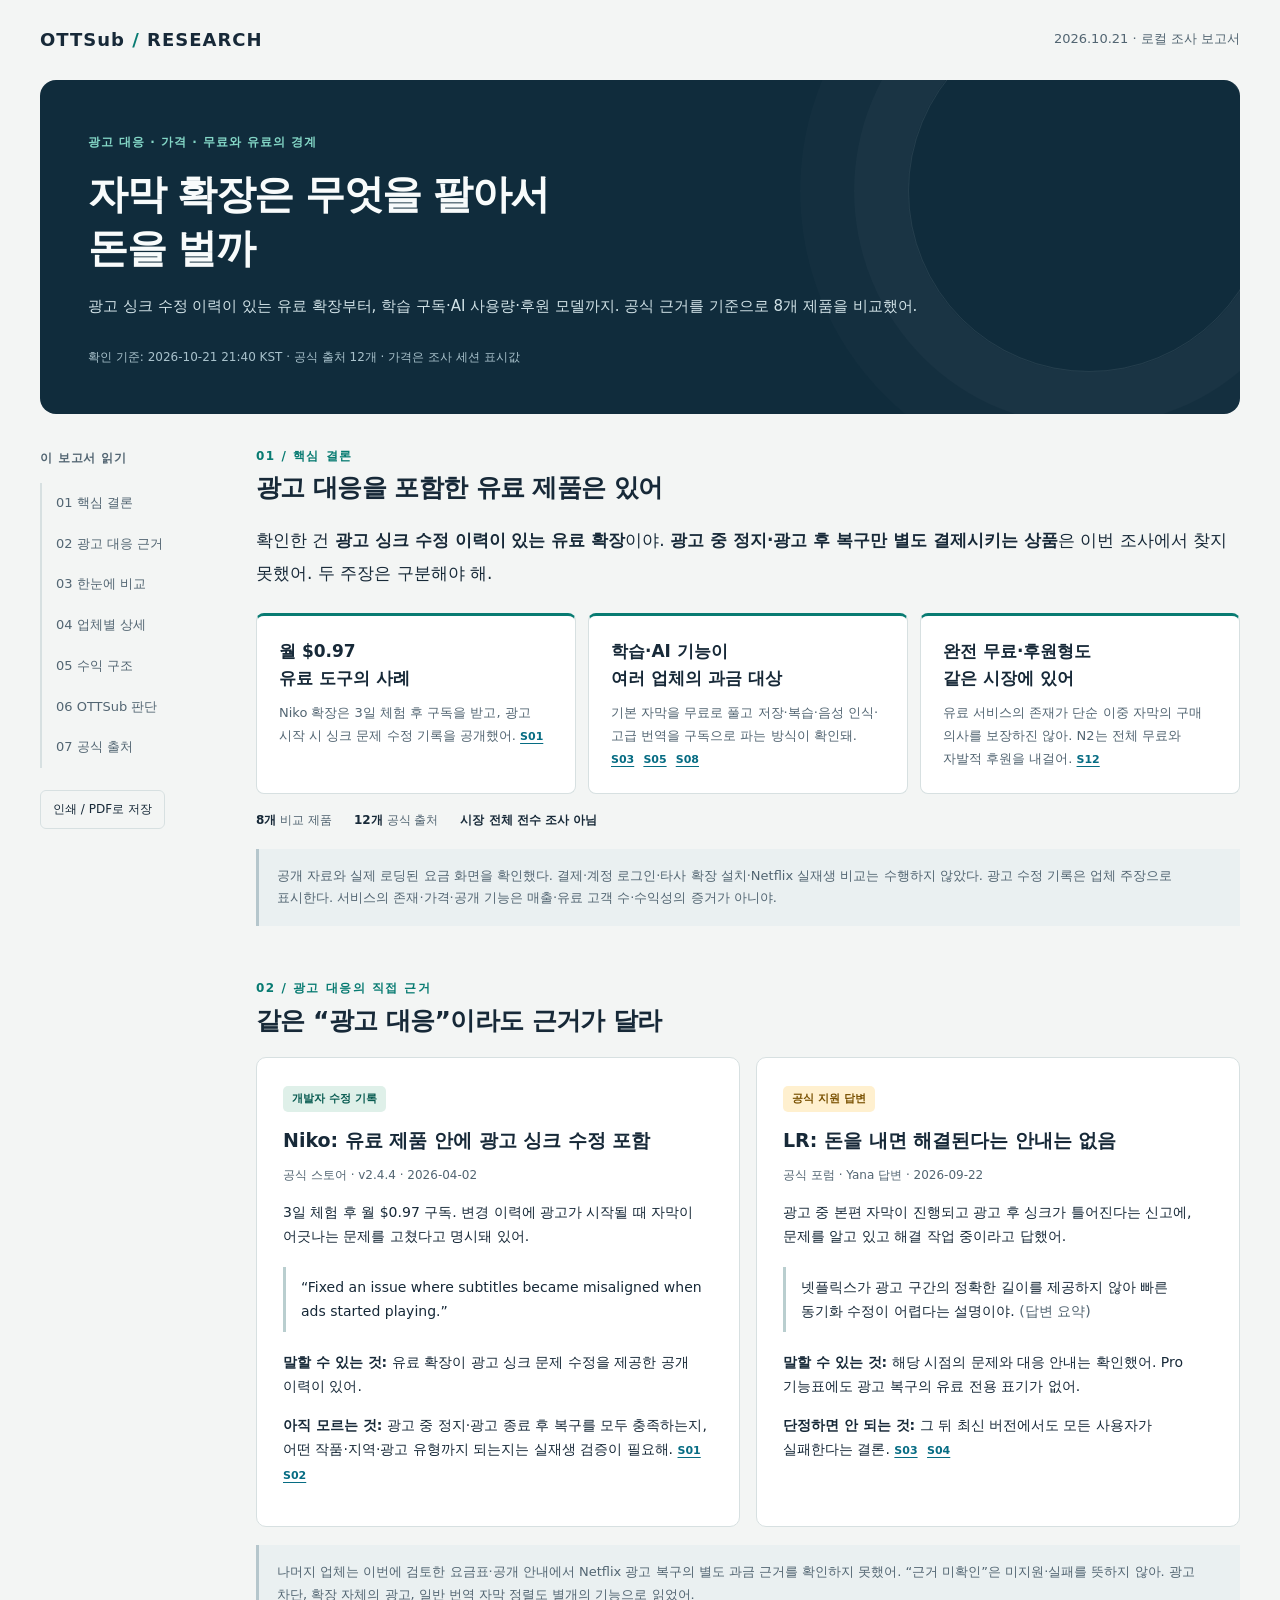
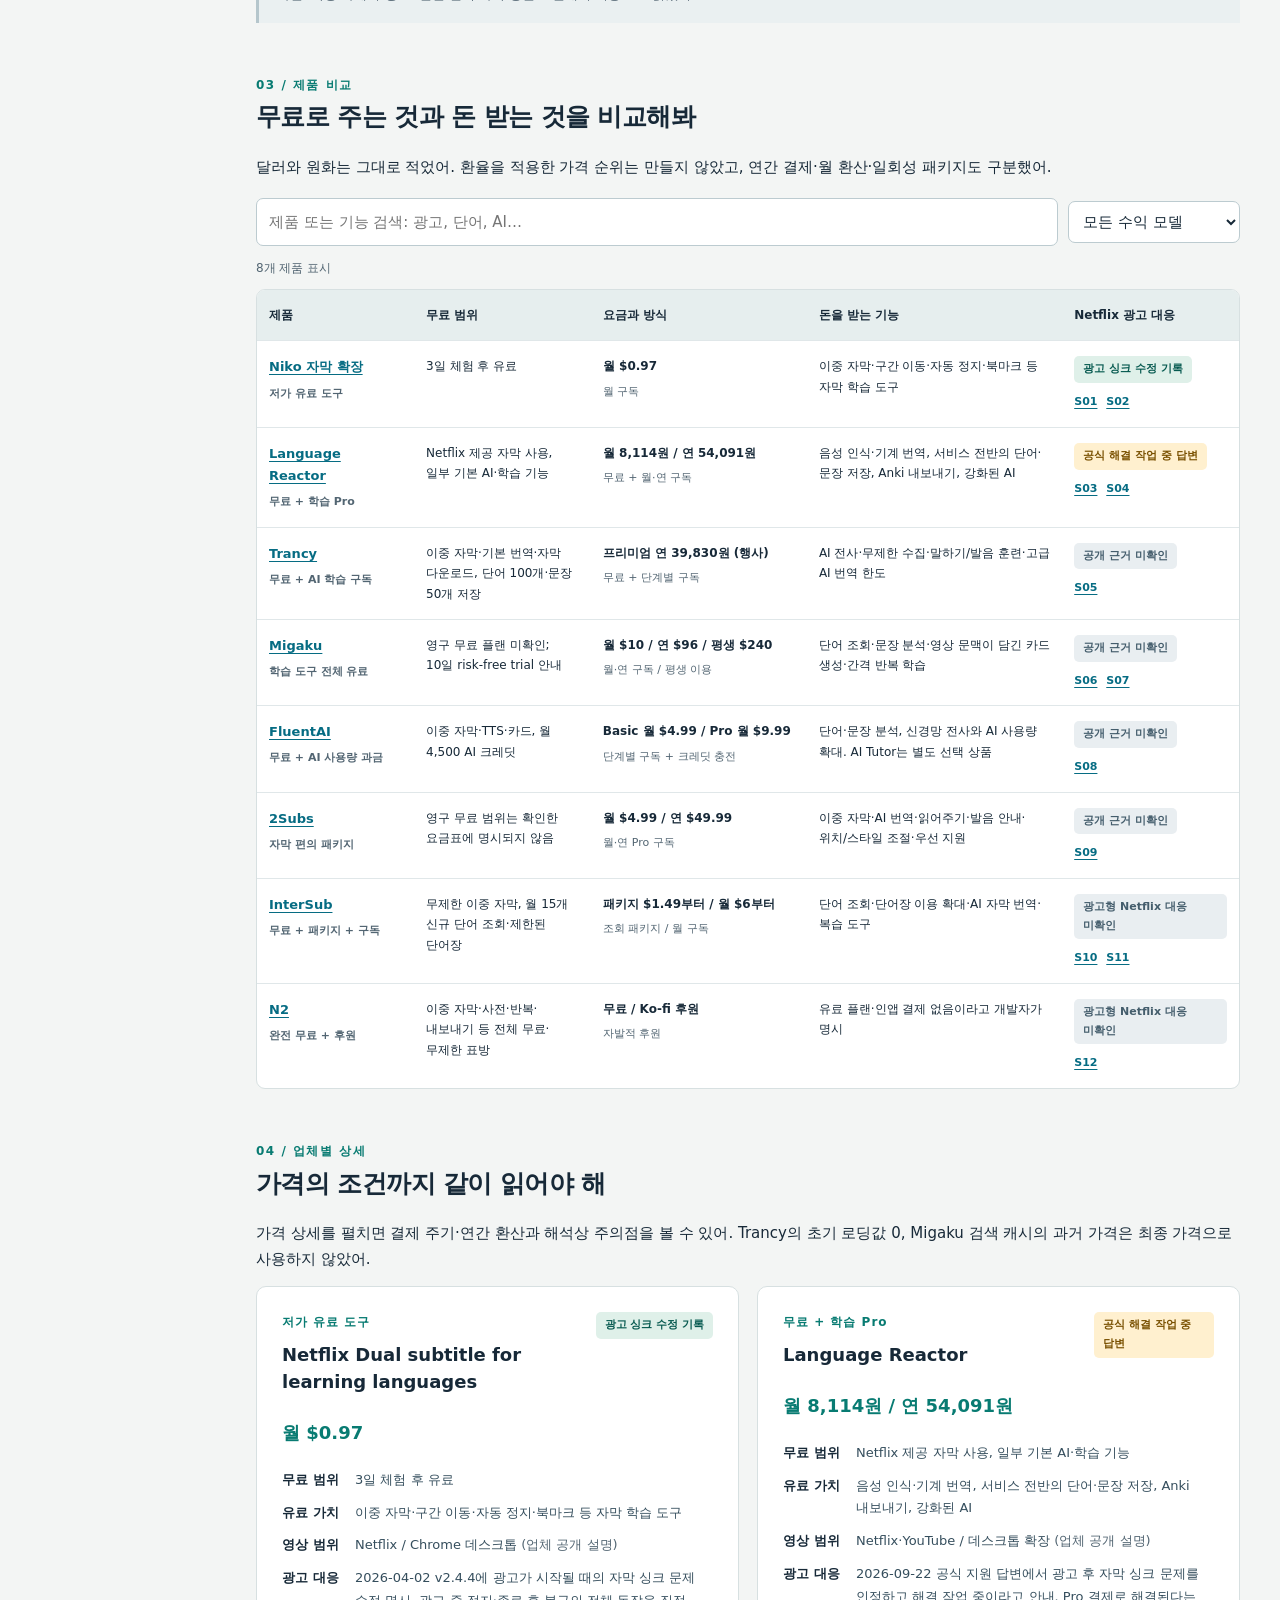
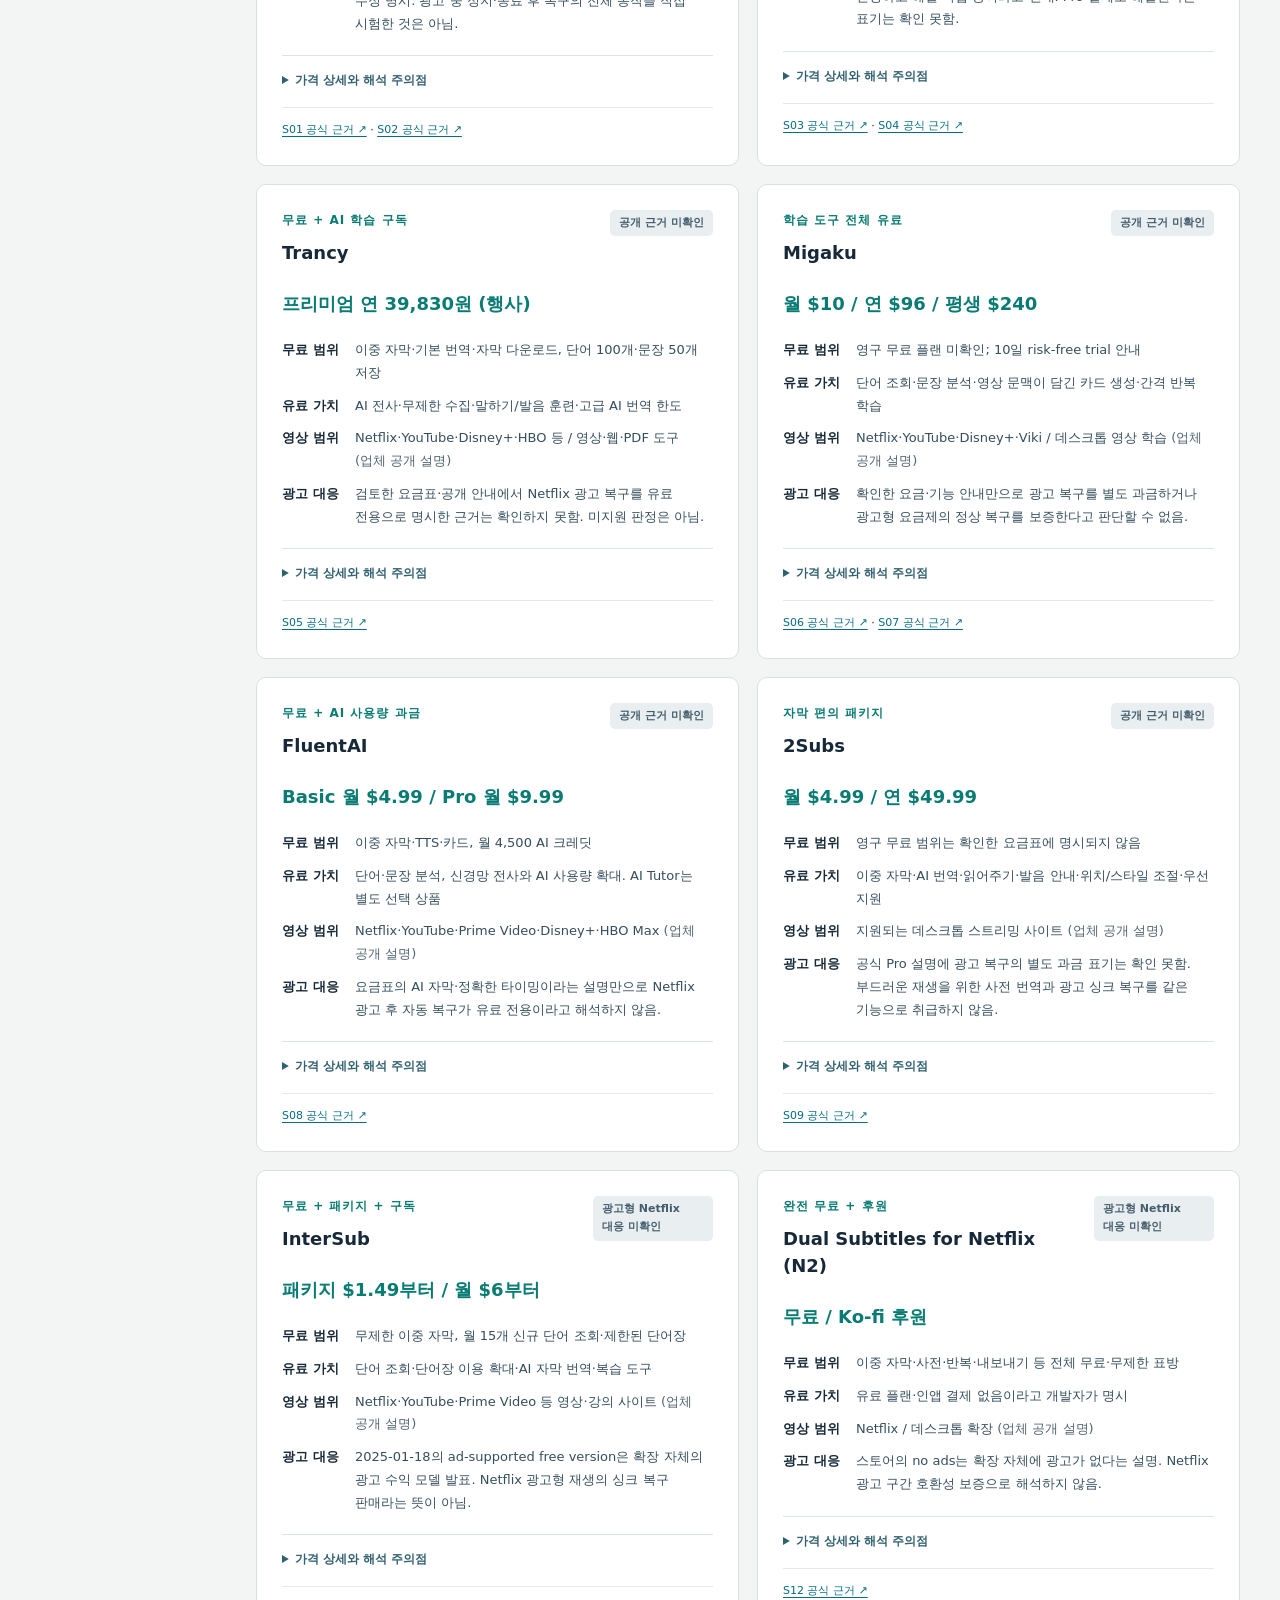
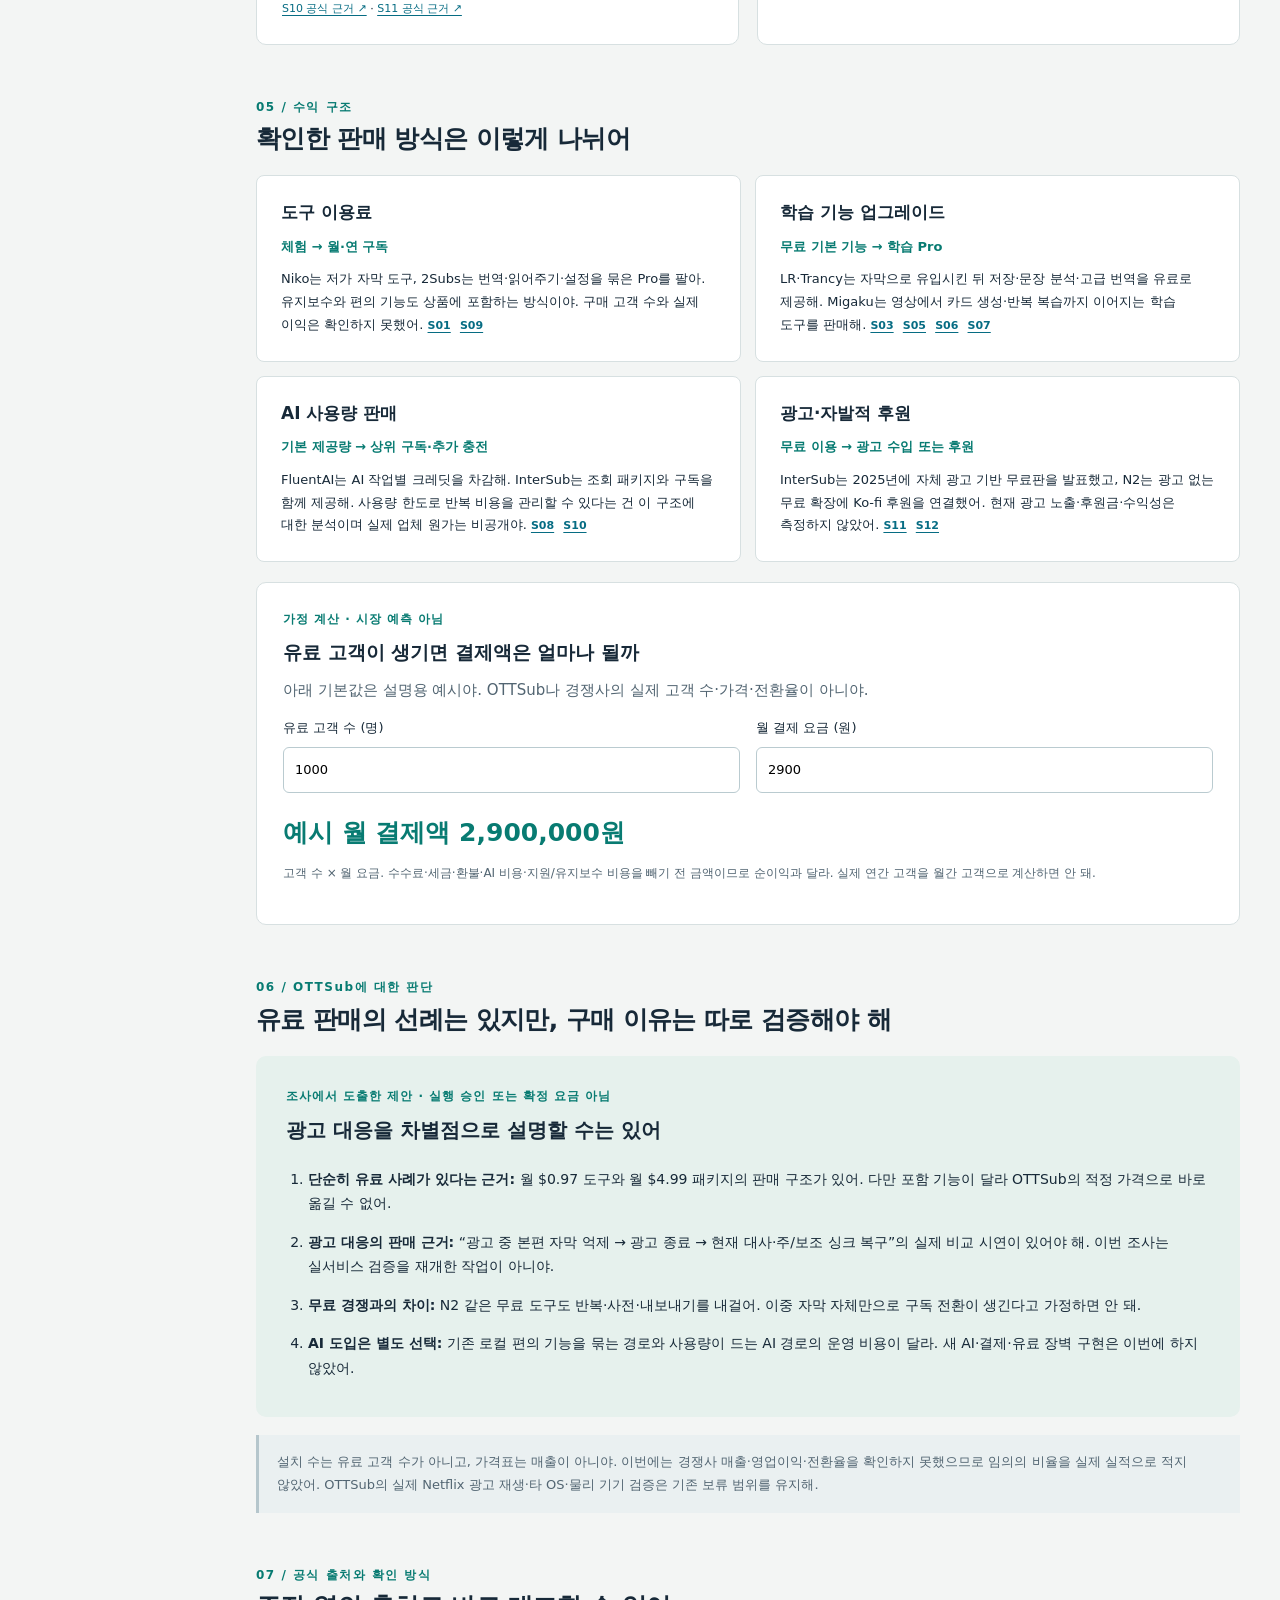
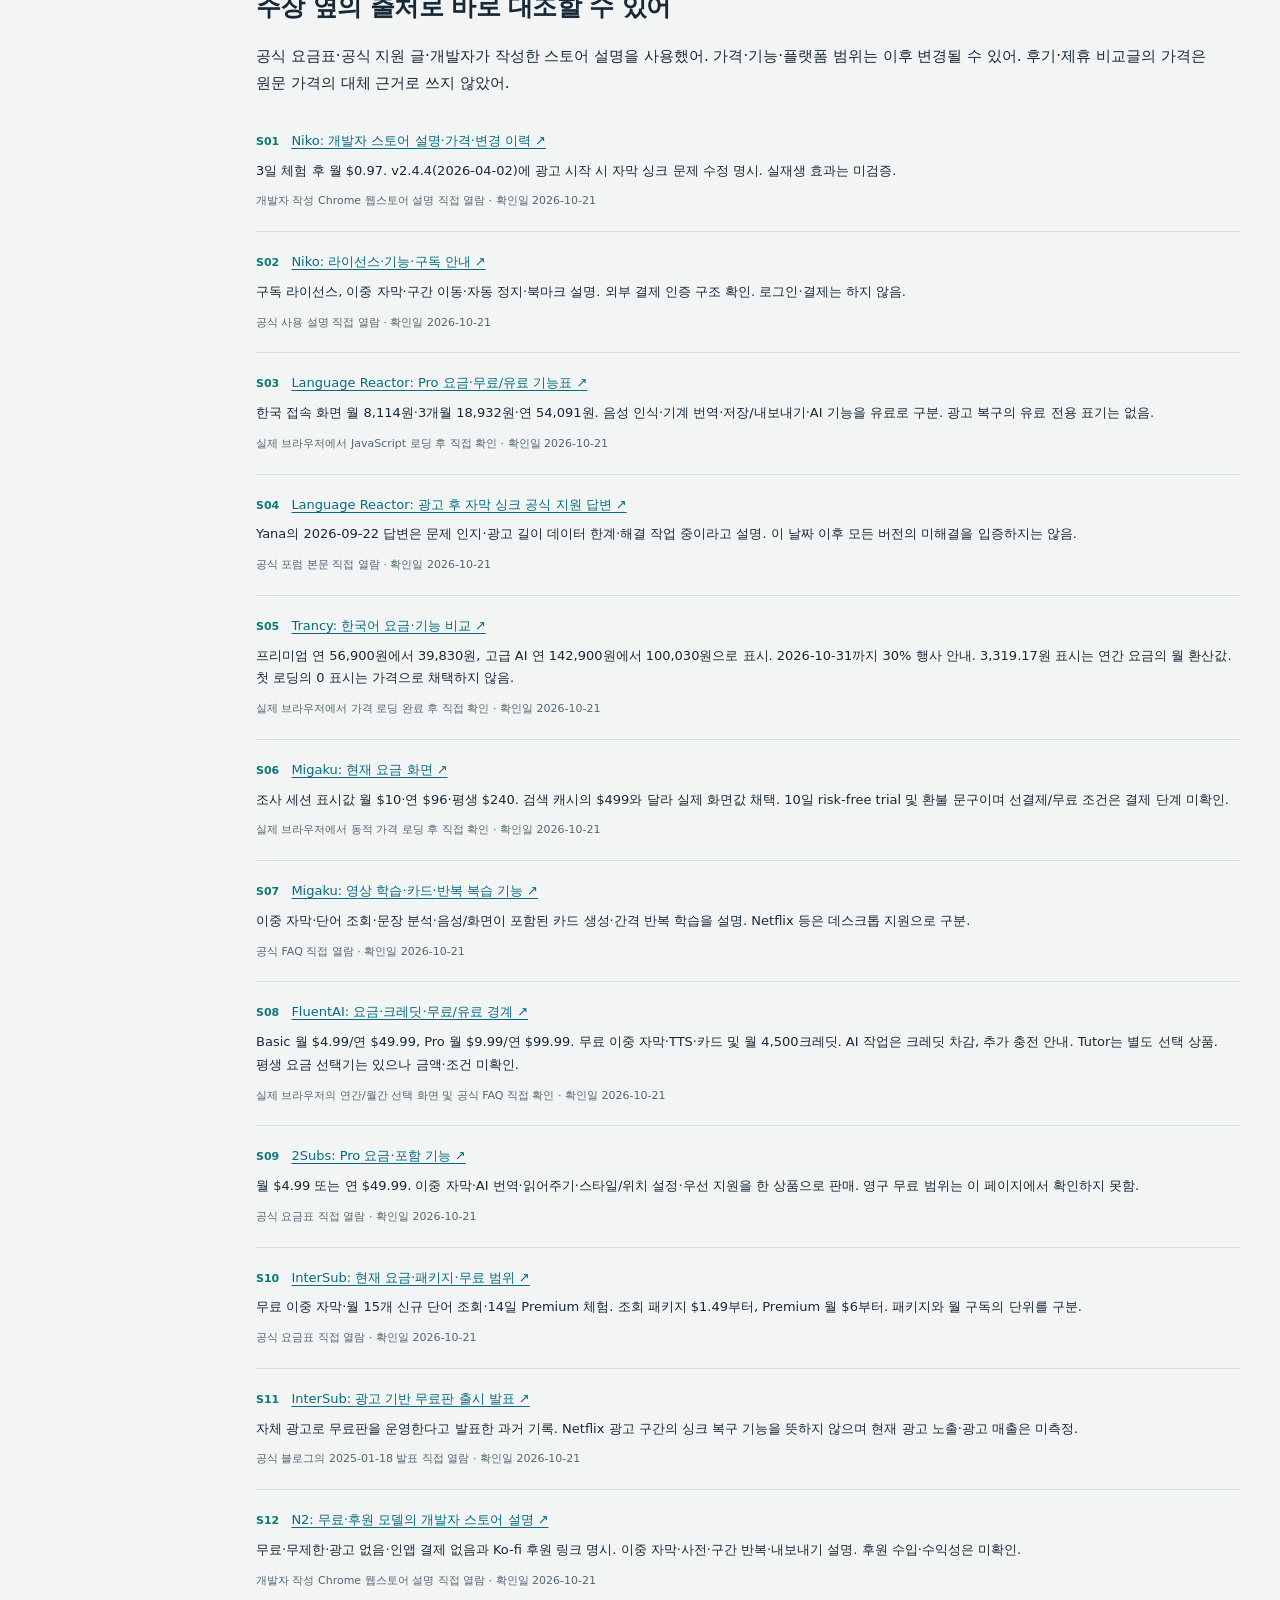
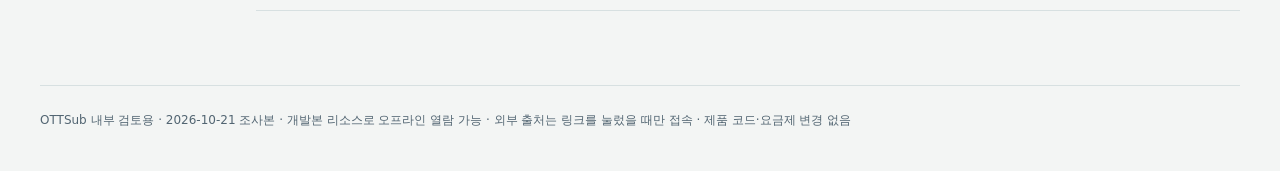
<file: tools/dev-research/report.html>
<!doctype html>
<html lang="ko"><head><meta charset="utf-8"><meta name="viewport" content="width=device-width,initial-scale=1"><meta name="color-scheme" content="light"><meta name="description" content="OTT 자막 확장 8개의 광고 대응 근거와 무료·유료 경계, 수익 모델을 비교한 로컬 조사 보고서"><title>OTTSub | OTT 자막 확장 시장 조사</title>
<style>
:root{--ink:#172938;--navy:#102c3c;--teal:#087b72;--bg:#f3f5f4;--muted:#526572;--line:#d7e0e1;--amber:#885600;--paper:#fff}*{box-sizing:border-box}html{scroll-behavior:smooth;scroll-padding-top:28px}body{margin:0;background:var(--bg);color:var(--ink);font-family:'Malgun Gothic','맑은 고딕',system-ui,sans-serif;font-size:15px;line-height:1.75;word-break:keep-all;overflow-wrap:break-word}a{color:#066c83;text-underline-offset:3px}button,input,select{font:inherit}a:focus-visible,button:focus-visible,input:focus-visible,select:focus-visible,summary:focus-visible{outline:3px solid #c17700;outline-offset:3px}.wrap{max-width:1336px;margin:auto;padding:0 40px}.topbar{display:flex;justify-content:space-between;align-items:center;padding:24px 0;font-size:13px}.brand{font-size:18px;font-weight:800;letter-spacing:1px}.edition{color:var(--muted)}.hero{background:var(--navy);color:#f8fbfb;padding:52px 48px 46px;border-radius:16px;position:relative;overflow:hidden}.hero:after{content:'';position:absolute;right:-30px;top:-70px;width:360px;height:360px;border:1px solid #ffffff16;border-radius:50%;box-shadow:0 0 0 54px #ffffff06,0 0 0 108px #ffffff04;pointer-events:none}.hero h1{position:relative;z-index:1;font-size:40px;line-height:1.35;letter-spacing:-1.5px;margin:14px 0 18px;max-width:830px}.hero p{position:relative;z-index:1;color:#d1e2e7;max-width:850px;margin:0}.eyebrow{font-size:12px;letter-spacing:1px;color:var(--teal);font-weight:750;margin:0 0 8px}.hero .eyebrow{color:#83d6c6}.hero .stamp{margin-top:28px;color:#a9c2cc;font-size:12px}.layout{display:grid;grid-template-columns:180px minmax(0,1fr);gap:36px;margin-top:34px}.nav{position:sticky;top:24px;align-self:start}.nav b{font-size:12px;letter-spacing:.8px;color:var(--muted);display:block;margin-bottom:14px}.nav a{display:block;text-decoration:none;color:var(--muted);border-left:2px solid var(--line);padding:9px 14px;font-size:13px}.nav a:hover{border-color:var(--teal);color:var(--teal)}.print{margin:22px 0 0;background:transparent;border:1px solid var(--line);border-radius:6px;padding:8px 12px;color:var(--ink);cursor:pointer;font-size:12px}.main{min-width:0}section{margin:0 0 54px}h2{font-size:25px;line-height:1.45;letter-spacing:-.6px;margin:0 0 18px}h2 .num{font-size:12px;color:var(--teal);display:block;letter-spacing:1.5px;margin-bottom:5px}h3{font-size:19px;line-height:1.5;margin:0 0 10px}p{margin:0 0 14px}.intro{font-size:17px;line-height:1.9}.muted,small{color:var(--muted)}.summary-grid{display:grid;grid-template-columns:repeat(3,minmax(0,1fr));gap:12px;margin-top:24px}.summary-box{background:var(--paper);padding:22px;border:1px solid var(--line);border-top:3px solid var(--teal);border-radius:8px}.summary-box strong{display:block;font-size:17px;line-height:1.6;margin-bottom:10px}.summary-box p{margin:0;font-size:13px;color:var(--muted)}.note{font-size:13px;color:var(--muted);padding:16px 18px;border-left:3px solid #b5c6cc;background:#eaf0f1;margin:18px 0}.evidence-grid{display:grid;grid-template-columns:1fr 1fr;gap:16px}.evidence{background:#fff;padding:26px;border:1px solid var(--line);border-radius:10px}.evidence h3{margin-top:14px}.evidence p{font-size:14px}.evidence .date{color:var(--muted);font-size:12px}.quote{border-left:3px solid #b9cecf;padding:8px 0 8px 15px;font-size:14px;margin:18px 0}.state{display:inline-block;padding:4px 9px;border-radius:5px;background:#e9eef1;color:#445d6c;font-weight:650;font-size:11px;line-height:1.7}.fix_record{color:#075a50;background:#dff0e9}.support_issue{color:#795000;background:#fff0cf}.filters{display:flex;flex-wrap:wrap;gap:10px;margin:18px 0 12px;align-items:center}.filters input{min-width:180px;flex:1;padding:10px 12px;border:1px solid #bccbd0;border-radius:7px;background:white;color:var(--ink)}.filters select{padding:10px;border:1px solid #bccbd0;border-radius:7px;background:white;color:var(--ink);max-width:100%}.count{font-size:12px;color:var(--muted);margin:0 0 10px}.table-scroll{overflow:auto;border:1px solid var(--line);border-radius:9px;background:white}table{width:100%;border-collapse:collapse;font-size:12px;line-height:1.7;min-width:830px}thead{background:#e6eeee}th,td{text-align:left;vertical-align:top;padding:15px 12px;border-bottom:1px solid #e0e7e9}tbody th{width:16%;font-size:13px}tbody td:nth-child(2){width:18%}tbody td:nth-child(3){width:22%}tbody td:nth-child(4){width:26%}table small{display:block;font-size:11px;margin-top:6px}tbody tr:last-child>*{border-bottom:none}tbody tr:hover{background:#f5faf8}.ref{display:inline-block;font-size:11px;font-weight:bold;margin-right:5px}.row-refs{margin-top:8px}.no-results{padding:18px;display:none;color:var(--muted)}.product-grid{display:grid;grid-template-columns:1fr 1fr;gap:18px}.product{background:#fff;border:1px solid var(--line);border-radius:10px;padding:25px;scroll-margin-top:20px}.product-heading{display:flex;gap:12px;align-items:flex-start;justify-content:space-between}.product-heading h3{font-size:18px}.product-heading .state{flex-shrink:0;max-width:120px}.price{font-size:18px;font-weight:750;color:var(--teal);margin-top:12px}dl{display:grid;grid-template-columns:63px minmax(0,1fr);gap:10px;font-size:13px;margin:20px 0}dt{font-weight:750}dd{margin:0;color:#354e5d}details{border-top:1px solid #dce5e6;padding-top:14px;font-size:12px}summary{cursor:pointer;font-weight:650;color:#316070}details ul{padding-left:18px}details p{margin-top:10px}.product footer{border-top:1px solid #e3e9ea;margin-top:16px;padding-top:12px;font-size:11px}.models{display:grid;grid-template-columns:1fr 1fr;gap:14px}.model{background:#fff;border:1px solid var(--line);border-radius:8px;padding:24px}.model h3{font-size:17px}.model p{font-size:13px;margin:0}.model .mechanism{color:var(--teal);font-weight:750;margin-bottom:10px}.decision{background:#e6f1ed;border-radius:10px;padding:30px}.decision h3{font-size:20px}.decision ol{padding-left:22px;margin-bottom:0}.decision li{padding:7px 0;font-size:14px}.calc{background:white;border:1px solid var(--line);border-radius:10px;padding:26px;margin-top:20px}.calc-fields{display:grid;grid-template-columns:1fr 1fr;gap:16px}.calc label{font-size:13px;display:block}.calc input{display:block;width:100%;padding:11px;margin-top:7px;border:1px solid #bacbd0;border-radius:6px}.calc-result{font-size:25px;font-weight:750;color:var(--teal);margin:18px 0 0}.sources{padding:0;list-style:none;counter-reset:source}.sources li{padding:19px 0;border-bottom:1px solid var(--line);scroll-margin-top:20px;font-size:13px}.sources b{display:inline-block;font-size:11px;color:var(--teal);margin-right:8px}.sources p{margin:7px 0}.sources small{font-size:11px}.source-url{display:none}.footer{border-top:1px solid var(--line);margin:20px 0 0;padding:24px 0 40px;color:var(--muted);font-size:12px}.skip{position:absolute;left:-9999px}.skip:focus{left:10px;top:10px;z-index:5;background:#fff;padding:10px}.stats{display:flex;gap:22px;flex-wrap:wrap;margin:16px 0;color:var(--muted);font-size:12px}.stats b{color:var(--ink)}
@media(min-width:1600px){.wrap{max-width:1460px}.hero h1{font-size:44px}}@media(max-width:1050px){.layout{grid-template-columns:1fr}.nav{position:static;display:flex;flex-wrap:wrap;gap:4px}.nav b,.nav .print{display:none}.nav a{padding:7px 11px;border:1px solid var(--line);border-radius:5px}.summary-grid{grid-template-columns:1fr 1fr 1fr}.wrap{padding:0 24px}.layout{gap:24px}}@media(max-width:680px){.wrap{padding:0 16px}.hero{padding:30px 24px}.hero h1{font-size:29px;letter-spacing:-1px}.topbar{padding:18px 0}.edition{font-size:11px}.summary-grid,.evidence-grid,.product-grid,.models,.calc-fields{grid-template-columns:1fr}h2{font-size:23px}.summary-box{padding:18px}.product-heading{flex-direction:column}.product-heading .state{max-width:none}.filters{align-items:stretch}.filters select{width:100%}.hero:after{right:-200px}.decision{padding:23px}}
@media print{@page{size:A4 landscape;margin:14mm}body{background:white;font-size:10pt}.wrap{max-width:none;padding:0}.topbar{padding:0 0 12px}.hero{padding:20px 24px;background:#102c3c!important;-webkit-print-color-adjust:exact;print-color-adjust:exact}.hero h1{font-size:25pt}.hero:after{display:none}.layout{display:block;margin-top:20px}.nav,.filters,.no-results{display:none}.main{width:100%}section{margin-bottom:26px}h2{font-size:18pt;break-after:avoid}.summary-box,.evidence,.product,.model,.decision,.calc{break-inside:avoid}.summary-grid{grid-template-columns:repeat(3,1fr)}.product-grid,.models{grid-template-columns:1fr 1fr}.table-scroll{overflow:visible}table{min-width:0;font-size:8pt}thead{display:table-header-group}tr{break-inside:avoid}th,td{padding:9px}tbody tr{display:table-row!important}details> :not(summary){display:block!important}details ul{display:block!important}details{break-inside:avoid}.source-url{display:block;font-size:8pt;word-break:break-all;color:#445}.source-url:before{content:'URL: '}.sources li{break-inside:avoid}.calc-result{font-size:20pt}.footer{padding-bottom:0}a{color:#075c76}.count{display:none}.hero .stamp{margin-top:15px}.intro{font-size:12pt}}
</style></head><body><a class="skip" href="#main">본문으로 이동</a><div class="wrap"><header class="topbar"><div class="brand">OTTSub <span style="color:#087b72">/</span> RESEARCH</div><span class="edition">2026.10.21 · 로컬 조사 보고서</span></header><div class="hero"><p class="eyebrow">광고 대응 · 가격 · 무료와 유료의 경계</p><h1>자막 확장은 무엇을 팔아서<br>돈을 벌까</h1><p>광고 싱크 수정 이력이 있는 유료 확장부터, 학습 구독·AI 사용량·후원 모델까지. 공식 근거를 기준으로 8개 제품을 비교했어.</p><p class="stamp">확인 기준: 2026-10-21 21:40 KST · 공식 출처 12개 · 가격은 조사 세션 표시값</p></div><div class="layout"><aside class="nav"><b>이 보고서 읽기</b><a href="#summary">01 핵심 결론</a><a href="#ads">02 광고 대응 근거</a><a href="#compare">03 한눈에 비교</a><a href="#details">04 업체별 상세</a><a href="#models">05 수익 구조</a><a href="#ottsub">06 OTTSub 판단</a><a href="#sources">07 공식 출처</a><button class="print" id="print-button" type="button">인쇄 / PDF로 저장</button></aside><main id="main" class="main">
<section id="summary"><h2><span class="num">01 / 핵심 결론</span>광고 대응을 포함한 유료 제품은 있어</h2><p class="intro">확인한 건 <strong>광고 싱크 수정 이력이 있는 유료 확장</strong>이야. <strong>광고 중 정지·광고 후 복구만 별도 결제시키는 상품</strong>은 이번 조사에서 찾지 못했어. 두 주장은 구분해야 해.</p><div class="summary-grid"><div class="summary-box"><strong>월 $0.97<br>유료 도구의 사례</strong><p>Niko 확장은 3일 체험 후 구독을 받고, 광고 시작 시 싱크 문제 수정 기록을 공개했어. <a class="ref" href="#S01">S01</a></p></div><div class="summary-box"><strong>학습·AI 기능이<br>여러 업체의 과금 대상</strong><p>기본 자막을 무료로 풀고 저장·복습·음성 인식·고급 번역을 구독으로 파는 방식이 확인돼. <a class="ref" href="#S03">S03</a> <a class="ref" href="#S05">S05</a> <a class="ref" href="#S08">S08</a></p></div><div class="summary-box"><strong>완전 무료·후원형도<br>같은 시장에 있어</strong><p>유료 서비스의 존재가 단순 이중 자막의 구매 의사를 보장하진 않아. N2는 전체 무료와 자발적 후원을 내걸어. <a class="ref" href="#S12">S12</a></p></div></div><div class="stats"><span><b>8개</b> 비교 제품</span><span><b>12개</b> 공식 출처</span><span><b>시장 전체 전수 조사 아님</b></span></div><p class="note">공개 자료와 실제 로딩된 요금 화면을 확인했다. 결제·계정 로그인·타사 확장 설치·Netflix 실재생 비교는 수행하지 않았다. 광고 수정 기록은 업체 주장으로 표시한다. 서비스의 존재·가격·공개 기능은 매출·유료 고객 수·수익성의 증거가 아니야.</p></section>
<section id="ads"><h2><span class="num">02 / 광고 대응의 직접 근거</span>같은 “광고 대응”이라도 근거가 달라</h2><div class="evidence-grid"><article class="evidence"><span class="state fix_record">개발자 수정 기록</span><h3>Niko: 유료 제품 안에 광고 싱크 수정 포함</h3><p class="date">공식 스토어 · v2.4.4 · 2026-04-02</p><p>3일 체험 후 월 $0.97 구독. 변경 이력에 광고가 시작될 때 자막이 어긋나는 문제를 고쳤다고 명시돼 있어.</p><div class="quote" lang="en">“Fixed an issue where subtitles became misaligned when ads started playing.”</div><p><strong>말할 수 있는 것:</strong> 유료 확장이 광고 싱크 문제 수정을 제공한 공개 이력이 있어.</p><p><strong>아직 모르는 것:</strong> 광고 중 정지·광고 종료 후 복구를 모두 충족하는지, 어떤 작품·지역·광고 유형까지 되는지는 실재생 검증이 필요해. <a class="ref" href="#S01">S01</a> <a class="ref" href="#S02">S02</a></p></article><article class="evidence"><span class="state support_issue">공식 지원 답변</span><h3>LR: 돈을 내면 해결된다는 안내는 없음</h3><p class="date">공식 포럼 · Yana 답변 · 2026-09-22</p><p>광고 중 본편 자막이 진행되고 광고 후 싱크가 틀어진다는 신고에, 문제를 알고 있고 해결 작업 중이라고 답했어.</p><div class="quote">넷플릭스가 광고 구간의 정확한 길이를 제공하지 않아 빠른 동기화 수정이 어렵다는 설명이야. <span class="muted">(답변 요약)</span></div><p><strong>말할 수 있는 것:</strong> 해당 시점의 문제와 대응 안내는 확인했어. Pro 기능표에도 광고 복구의 유료 전용 표기가 없어.</p><p><strong>단정하면 안 되는 것:</strong> 그 뒤 최신 버전에서도 모든 사용자가 실패한다는 결론. <a class="ref" href="#S03">S03</a> <a class="ref" href="#S04">S04</a></p></article></div><p class="note">나머지 업체는 이번에 검토한 요금표·공개 안내에서 Netflix 광고 복구의 별도 과금 근거를 확인하지 못했어. “근거 미확인”은 미지원·실패를 뜻하지 않아. 광고 차단, 확장 자체의 광고, 일반 번역 자막 정렬도 별개의 기능으로 읽었어.</p></section>
<section id="compare"><h2><span class="num">03 / 제품 비교</span>무료로 주는 것과 돈 받는 것을 비교해봐</h2><p>달러와 원화는 그대로 적었어. 환율을 적용한 가격 순위는 만들지 않았고, 연간 결제·월 환산·일회성 패키지도 구분했어.</p><div class="filters"><label class="skip" for="search">제품 또는 기능 검색</label><input id="search" type="search" placeholder="제품 또는 기능 검색: 광고, 단어, AI…"><label class="skip" for="model-filter">수익 모델</label><select id="model-filter"><option value="all">모든 수익 모델</option><option value="subscription">도구 전체 유료</option><option value="freemium">무료 + 유료 구독</option><option value="usage">사용량·패키지 포함</option><option value="donation">무료·후원</option><option value="ad">광고 수정 기록</option></select></div><p class="count" id="row-count" role="status">8개 제품 표시</p><div class="table-scroll" tabindex="0" role="region" aria-label="제품 비교 표, 좁은 화면에서는 가로 스크롤"><table><thead><tr><th scope="col">제품</th><th scope="col">무료 범위</th><th scope="col">요금과 방식</th><th scope="col">돈을 받는 기능</th><th scope="col">Netflix 광고 대응</th></tr></thead><tbody id="comparison-body"><tr data-model="subscription" data-ad="fix_record" data-search="Netflix Dual subtitle for learning languages 저가 유료 도구 이중 자막·구간 이동·자동 정지·북마크 등 자막 학습 도구"><th scope="row"><a href="#product-niko">Niko 자막 확장</a><small>저가 유료 도구</small></th><td>3일 체험 후 유료</td><td><strong>월 $0.97</strong><small>월 구독</small></td><td>이중 자막·구간 이동·자동 정지·북마크 등 자막 학습 도구</td><td><span class="state fix_record">광고 싱크 수정 기록</span><div class="row-refs"><a class="ref" href="#S01">S01</a> <a class="ref" href="#S02">S02</a></div></td></tr><tr data-model="freemium" data-ad="support_issue" data-search="Language Reactor 무료 + 학습 Pro 음성 인식·기계 번역, 서비스 전반의 단어·문장 저장, Anki 내보내기, 강화된 AI"><th scope="row"><a href="#product-lr">Language Reactor</a><small>무료 + 학습 Pro</small></th><td>Netflix 제공 자막 사용, 일부 기본 AI·학습 기능</td><td><strong>월 8,114원 / 연 54,091원</strong><small>무료 + 월·연 구독</small></td><td>음성 인식·기계 번역, 서비스 전반의 단어·문장 저장, Anki 내보내기, 강화된 AI</td><td><span class="state support_issue">공식 해결 작업 중 답변</span><div class="row-refs"><a class="ref" href="#S03">S03</a> <a class="ref" href="#S04">S04</a></div></td></tr><tr data-model="freemium" data-ad="not_confirmed" data-search="Trancy 무료 + AI 학습 구독 AI 전사·무제한 수집·말하기/발음 훈련·고급 AI 번역 한도"><th scope="row"><a href="#product-trancy">Trancy</a><small>무료 + AI 학습 구독</small></th><td>이중 자막·기본 번역·자막 다운로드, 단어 100개·문장 50개 저장</td><td><strong>프리미엄 연 39,830원 (행사)</strong><small>무료 + 단계별 구독</small></td><td>AI 전사·무제한 수집·말하기/발음 훈련·고급 AI 번역 한도</td><td><span class="state not_confirmed">공개 근거 미확인</span><div class="row-refs"><a class="ref" href="#S05">S05</a></div></td></tr><tr data-model="subscription" data-ad="not_confirmed" data-search="Migaku 학습 도구 전체 유료 단어 조회·문장 분석·영상 문맥이 담긴 카드 생성·간격 반복 학습"><th scope="row"><a href="#product-migaku">Migaku</a><small>학습 도구 전체 유료</small></th><td>영구 무료 플랜 미확인; 10일 risk-free trial 안내</td><td><strong>월 $10 / 연 $96 / 평생 $240</strong><small>월·연 구독 / 평생 이용</small></td><td>단어 조회·문장 분석·영상 문맥이 담긴 카드 생성·간격 반복 학습</td><td><span class="state not_confirmed">공개 근거 미확인</span><div class="row-refs"><a class="ref" href="#S06">S06</a> <a class="ref" href="#S07">S07</a></div></td></tr><tr data-model="usage" data-ad="not_confirmed" data-search="FluentAI 무료 + AI 사용량 과금 단어·문장 분석, 신경망 전사와 AI 사용량 확대. AI Tutor는 별도 선택 상품"><th scope="row"><a href="#product-fluentai">FluentAI</a><small>무료 + AI 사용량 과금</small></th><td>이중 자막·TTS·카드, 월 4,500 AI 크레딧</td><td><strong>Basic 월 $4.99 / Pro 월 $9.99</strong><small>단계별 구독 + 크레딧 충전</small></td><td>단어·문장 분석, 신경망 전사와 AI 사용량 확대. AI Tutor는 별도 선택 상품</td><td><span class="state not_confirmed">공개 근거 미확인</span><div class="row-refs"><a class="ref" href="#S08">S08</a></div></td></tr><tr data-model="subscription" data-ad="not_confirmed" data-search="2Subs 자막 편의 패키지 이중 자막·AI 번역·읽어주기·발음 안내·위치/스타일 조절·우선 지원"><th scope="row"><a href="#product-2subs">2Subs</a><small>자막 편의 패키지</small></th><td>영구 무료 범위는 확인한 요금표에 명시되지 않음</td><td><strong>월 $4.99 / 연 $49.99</strong><small>월·연 Pro 구독</small></td><td>이중 자막·AI 번역·읽어주기·발음 안내·위치/스타일 조절·우선 지원</td><td><span class="state not_confirmed">공개 근거 미확인</span><div class="row-refs"><a class="ref" href="#S09">S09</a></div></td></tr><tr data-model="usage" data-ad="not_confirmed" data-search="InterSub 무료 + 패키지 + 구독 단어 조회·단어장 이용 확대·AI 자막 번역·복습 도구"><th scope="row"><a href="#product-intersub">InterSub</a><small>무료 + 패키지 + 구독</small></th><td>무제한 이중 자막, 월 15개 신규 단어 조회·제한된 단어장</td><td><strong>패키지 $1.49부터 / 월 $6부터</strong><small>조회 패키지 / 월 구독</small></td><td>단어 조회·단어장 이용 확대·AI 자막 번역·복습 도구</td><td><span class="state not_confirmed">광고형 Netflix 대응 미확인</span><div class="row-refs"><a class="ref" href="#S10">S10</a> <a class="ref" href="#S11">S11</a></div></td></tr><tr data-model="donation" data-ad="not_confirmed" data-search="Dual Subtitles for Netflix (N2) 완전 무료 + 후원 유료 플랜·인앱 결제 없음이라고 개발자가 명시"><th scope="row"><a href="#product-n2">N2</a><small>완전 무료 + 후원</small></th><td>이중 자막·사전·반복·내보내기 등 전체 무료·무제한 표방</td><td><strong>무료 / Ko-fi 후원</strong><small>자발적 후원</small></td><td>유료 플랜·인앱 결제 없음이라고 개발자가 명시</td><td><span class="state not_confirmed">광고형 Netflix 대응 미확인</span><div class="row-refs"><a class="ref" href="#S12">S12</a></div></td></tr></tbody></table><p class="no-results" id="no-results">조건에 맞는 제품이 없어. 검색어나 필터를 바꿔봐.</p></div><noscript><p class="note">JavaScript 없이도 전체 보고서와 출처를 읽을 수 있어. 검색·필터·가정 계산만 비활성화돼.</p></noscript></section>
<section id="details"><h2><span class="num">04 / 업체별 상세</span>가격의 조건까지 같이 읽어야 해</h2><p>가격 상세를 펼치면 결제 주기·연간 환산과 해석상 주의점을 볼 수 있어. Trancy의 초기 로딩값 0, Migaku 검색 캐시의 과거 가격은 최종 가격으로 사용하지 않았어.</p><div class="product-grid"><article class="product" id="product-niko"><div class="product-heading"><div><p class="eyebrow">저가 유료 도구</p><h3>Netflix Dual subtitle for learning languages</h3></div><span class="state fix_record">광고 싱크 수정 기록</span></div><p class="price">월 $0.97</p><dl><dt>무료 범위</dt><dd>3일 체험 후 유료</dd><dt>유료 가치</dt><dd>이중 자막·구간 이동·자동 정지·북마크 등 자막 학습 도구</dd><dt>영상 범위</dt><dd>Netflix / Chrome 데스크톱 <span class="muted">(업체 공개 설명)</span></dd><dt>광고 대응</dt><dd>2026-04-02 v2.4.4에 광고가 시작될 때의 자막 싱크 문제 수정 명시. 광고 중 정지·종료 후 복구의 전체 동작을 직접 시험한 것은 아님.</dd></dl><details><summary>가격 상세와 해석 주의점</summary><ul><li>월 구독: <strong>$0.97</strong></li></ul><p>광고 복구만 별도 판매하는 상품이 아니라, 수정이 포함된 유료 확장. 판매 중인 구조와 실제 매출은 구분해야 함.</p></details><footer><a href="https://chromewebstore.google.com/detail/netflix-dual-subtitle-for/oejbkdefifpkcldpkdfkhigapiifmjcl" target="_blank" rel="noopener noreferrer">S01 공식 근거 ↗</a> · <a href="https://sites.google.com/view/niko-netflixdualsub-license/" target="_blank" rel="noopener noreferrer">S02 공식 근거 ↗</a></footer></article><article class="product" id="product-lr"><div class="product-heading"><div><p class="eyebrow">무료 + 학습 Pro</p><h3>Language Reactor</h3></div><span class="state support_issue">공식 해결 작업 중 답변</span></div><p class="price">월 8,114원 / 연 54,091원</p><dl><dt>무료 범위</dt><dd>Netflix 제공 자막 사용, 일부 기본 AI·학습 기능</dd><dt>유료 가치</dt><dd>음성 인식·기계 번역, 서비스 전반의 단어·문장 저장, Anki 내보내기, 강화된 AI</dd><dt>영상 범위</dt><dd>Netflix·YouTube / 데스크톱 확장 <span class="muted">(업체 공개 설명)</span></dd><dt>광고 대응</dt><dd>2026-09-22 공식 지원 답변에서 광고 후 자막 싱크 문제를 인정하고 해결 작업 중이라고 안내. Pro 결제로 해결된다는 표기는 확인 못함.</dd></dl><details><summary>가격 상세와 해석 주의점</summary><ul><li>월 Pro: <strong>8,114원</strong></li><li>3개월 Pro: <strong>18,932원</strong></li><li>연 Pro: <strong>54,091원</strong> <span class="muted">/ 월 환산 4,507.58원 (연간 결제)</span></li></ul><p>9월 답변을 10월 최신 버전 전체의 실패로 확대하지 않음. 원화는 조사 당시 표시값이며 이후 달라질 수 있음.</p></details><footer><a href="https://www.languagereactor.com/pro-mode" target="_blank" rel="noopener noreferrer">S03 공식 근거 ↗</a> · <a href="https://forum.languagelearningwithnetflix.com/t/netflix-subtitles-get-messed-up-after-ads/44446/2" target="_blank" rel="noopener noreferrer">S04 공식 근거 ↗</a></footer></article><article class="product" id="product-trancy"><div class="product-heading"><div><p class="eyebrow">무료 + AI 학습 구독</p><h3>Trancy</h3></div><span class="state not_confirmed">공개 근거 미확인</span></div><p class="price">프리미엄 연 39,830원 (행사)</p><dl><dt>무료 범위</dt><dd>이중 자막·기본 번역·자막 다운로드, 단어 100개·문장 50개 저장</dd><dt>유료 가치</dt><dd>AI 전사·무제한 수집·말하기/발음 훈련·고급 AI 번역 한도</dd><dt>영상 범위</dt><dd>Netflix·YouTube·Disney+·HBO 등 / 영상·웹·PDF 도구 <span class="muted">(업체 공개 설명)</span></dd><dt>광고 대응</dt><dd>검토한 요금표·공개 안내에서 Netflix 광고 복구를 유료 전용으로 명시한 근거는 확인하지 못함. 미지원 판정은 아님.</dd></dl><details><summary>가격 상세와 해석 주의점</summary><ul><li>프리미엄 연간 행사: <strong>39,830원</strong> <span class="muted">/ 정상 표시 56,900원</span> <span class="muted">/ 월 환산 3,319.17원 (연간 결제)</span></li><li>고급 AI 연간 행사: <strong>100,030원</strong> <span class="muted">/ 정상 표시 142,900원</span> <span class="muted">/ 월 환산 8,335.83원 (연간 결제)</span></li></ul><p>2026-10-31까지 30% 행사 표시. 연 56,900원 → 39,830원. 월 3,319.17원은 연간 결제의 환산값이며 실제 월 구독 금액으로 쓰지 않음. 월 결제 견적은 미확인.</p></details><footer><a href="https://www.trancy.org/ko/pricing" target="_blank" rel="noopener noreferrer">S05 공식 근거 ↗</a></footer></article><article class="product" id="product-migaku"><div class="product-heading"><div><p class="eyebrow">학습 도구 전체 유료</p><h3>Migaku</h3></div><span class="state not_confirmed">공개 근거 미확인</span></div><p class="price">월 $10 / 연 $96 / 평생 $240</p><dl><dt>무료 범위</dt><dd>영구 무료 플랜 미확인; 10일 risk-free trial 안내</dd><dt>유료 가치</dt><dd>단어 조회·문장 분석·영상 문맥이 담긴 카드 생성·간격 반복 학습</dd><dt>영상 범위</dt><dd>Netflix·YouTube·Disney+·Viki / 데스크톱 영상 학습 <span class="muted">(업체 공개 설명)</span></dd><dt>광고 대응</dt><dd>확인한 요금·기능 안내만으로 광고 복구를 별도 과금하거나 광고형 요금제의 정상 복구를 보증한다고 판단할 수 없음.</dd></dl><details><summary>가격 상세와 해석 주의점</summary><ul><li>월간: <strong>$10</strong></li><li>연간: <strong>$96</strong> <span class="muted">/ 월 환산 $8 (연간 결제)</span></li><li>평생 이용: <strong>$240</strong></li></ul><p>가격은 조사 세션의 실제 표시값. 검색 결과의 과거 평생 $499와 달랐음. 10일 체험의 무료·선결제 조건은 결제 전 단계까지만 보았으므로 단정하지 않음.</p></details><footer><a href="https://migaku.com/pricing" target="_blank" rel="noopener noreferrer">S06 공식 근거 ↗</a> · <a href="https://migaku.com/faq/goals" target="_blank" rel="noopener noreferrer">S07 공식 근거 ↗</a></footer></article><article class="product" id="product-fluentai"><div class="product-heading"><div><p class="eyebrow">무료 + AI 사용량 과금</p><h3>FluentAI</h3></div><span class="state not_confirmed">공개 근거 미확인</span></div><p class="price">Basic 월 $4.99 / Pro 월 $9.99</p><dl><dt>무료 범위</dt><dd>이중 자막·TTS·카드, 월 4,500 AI 크레딧</dd><dt>유료 가치</dt><dd>단어·문장 분석, 신경망 전사와 AI 사용량 확대. AI Tutor는 별도 선택 상품</dd><dt>영상 범위</dt><dd>Netflix·YouTube·Prime Video·Disney+·HBO Max <span class="muted">(업체 공개 설명)</span></dd><dt>광고 대응</dt><dd>요금표의 AI 자막·정확한 타이밍이라는 설명만으로 Netflix 광고 후 자동 복구가 유료 전용이라고 해석하지 않음.</dd></dl><details><summary>가격 상세와 해석 주의점</summary><ul><li>Basic 월간: <strong>$4.99</strong></li><li>Basic 연간: <strong>$49.99</strong> <span class="muted">/ 월 환산 $4.17 (연간 결제)</span></li><li>Pro 월간: <strong>$9.99</strong></li><li>Pro 연간: <strong>$99.99</strong> <span class="muted">/ 월 환산 $8.33 (연간 결제)</span></li></ul><p>공식 안내상 AI 자막 1분 약 20크레딧. 월 제공량과 추가 충전이 매출 구조. 평생 선택기는 있으나 이번에 금액·적용 조건은 확인하지 않았음.</p></details><footer><a href="https://fluentai.pro/pricing" target="_blank" rel="noopener noreferrer">S08 공식 근거 ↗</a></footer></article><article class="product" id="product-2subs"><div class="product-heading"><div><p class="eyebrow">자막 편의 패키지</p><h3>2Subs</h3></div><span class="state not_confirmed">공개 근거 미확인</span></div><p class="price">월 $4.99 / 연 $49.99</p><dl><dt>무료 범위</dt><dd>영구 무료 범위는 확인한 요금표에 명시되지 않음</dd><dt>유료 가치</dt><dd>이중 자막·AI 번역·읽어주기·발음 안내·위치/스타일 조절·우선 지원</dd><dt>영상 범위</dt><dd>지원되는 데스크톱 스트리밍 사이트 <span class="muted">(업체 공개 설명)</span></dd><dt>광고 대응</dt><dd>공식 Pro 설명에 광고 복구의 별도 과금 표기는 확인 못함. 부드러운 재생을 위한 사전 번역과 광고 싱크 복구를 같은 기능으로 취급하지 않음.</dd></dl><details><summary>가격 상세와 해석 주의점</summary><ul><li>월 Pro: <strong>$4.99</strong></li><li>연 Pro: <strong>$49.99</strong> <span class="muted">/ 월 환산 $4.17 (연간 결제)</span></li></ul><p>기본 표시·조절 편의도 유료 상품 안에 묶는 사례. AI·발음 기능도 포함하므로 순수 로컬 도구의 가격과 동일 조건 비교는 아님.</p></details><footer><a href="https://2subs.co/pricing/" target="_blank" rel="noopener noreferrer">S09 공식 근거 ↗</a></footer></article><article class="product" id="product-intersub"><div class="product-heading"><div><p class="eyebrow">무료 + 패키지 + 구독</p><h3>InterSub</h3></div><span class="state not_confirmed">광고형 Netflix 대응 미확인</span></div><p class="price">패키지 $1.49부터 / 월 $6부터</p><dl><dt>무료 범위</dt><dd>무제한 이중 자막, 월 15개 신규 단어 조회·제한된 단어장</dd><dt>유료 가치</dt><dd>단어 조회·단어장 이용 확대·AI 자막 번역·복습 도구</dd><dt>영상 범위</dt><dd>Netflix·YouTube·Prime Video 등 영상·강의 사이트 <span class="muted">(업체 공개 설명)</span></dd><dt>광고 대응</dt><dd>2025-01-18의 ad-supported free version은 확장 자체의 광고 수익 모델 발표. Netflix 광고형 재생의 싱크 복구 판매라는 뜻이 아님.</dd></dl><details><summary>가격 상세와 해석 주의점</summary><ul><li>조회 패키지 시작가: <strong>$1.49</strong></li><li>Premium 시작가: <strong>$6</strong></li></ul><p>패키지 $1.49를 월 요금으로 바꾸어 적지 않음. 자체 광고의 현재 노출·광고 수입은 확인하지 않았음.</p></details><footer><a href="https://intersub.cc/en/plans-and-prices" target="_blank" rel="noopener noreferrer">S10 공식 근거 ↗</a> · <a href="https://blog.intersub.cc/intersub-hits-10k-users-launches-free-version/" target="_blank" rel="noopener noreferrer">S11 공식 근거 ↗</a></footer></article><article class="product" id="product-n2"><div class="product-heading"><div><p class="eyebrow">완전 무료 + 후원</p><h3>Dual Subtitles for Netflix (N2)</h3></div><span class="state not_confirmed">광고형 Netflix 대응 미확인</span></div><p class="price">무료 / Ko-fi 후원</p><dl><dt>무료 범위</dt><dd>이중 자막·사전·반복·내보내기 등 전체 무료·무제한 표방</dd><dt>유료 가치</dt><dd>유료 플랜·인앱 결제 없음이라고 개발자가 명시</dd><dt>영상 범위</dt><dd>Netflix / 데스크톱 확장 <span class="muted">(업체 공개 설명)</span></dd><dt>광고 대응</dt><dd>스토어의 no ads는 확장 자체에 광고가 없다는 설명. Netflix 광고 구간 호환성 보증으로 해석하지 않음.</dd></dl><details><summary>가격 상세와 해석 주의점</summary><ul><li>유료 요금 없음. 후원 실적은 미확인.</li></ul><p>무료 경쟁의 존재를 보여주는 사례. 후원 링크는 확인했지만 후원금·수익성·지속 운영 가능성은 확인하지 않았음.</p></details><footer><a href="https://chromewebstore.google.com/detail/dual-subtitles-for-netfli/aecablengdhomlkioehjgiipomiocpmc" target="_blank" rel="noopener noreferrer">S12 공식 근거 ↗</a></footer></article></div></section>
<section id="models"><h2><span class="num">05 / 수익 구조</span>확인한 판매 방식은 이렇게 나뉘어</h2><div class="models"><article class="model"><h3>도구 이용료</h3><p class="mechanism">체험 → 월·연 구독</p><p>Niko는 저가 자막 도구, 2Subs는 번역·읽어주기·설정을 묶은 Pro를 팔아. 유지보수와 편의 기능도 상품에 포함하는 방식이야. 구매 고객 수와 실제 이익은 확인하지 못했어. <a class="ref" href="#S01">S01</a> <a class="ref" href="#S09">S09</a></p></article><article class="model"><h3>학습 기능 업그레이드</h3><p class="mechanism">무료 기본 기능 → 학습 Pro</p><p>LR·Trancy는 자막으로 유입시킨 뒤 저장·문장 분석·고급 번역을 유료로 제공해. Migaku는 영상에서 카드 생성·반복 복습까지 이어지는 학습 도구를 판매해. <a class="ref" href="#S03">S03</a> <a class="ref" href="#S05">S05</a> <a class="ref" href="#S06">S06</a> <a class="ref" href="#S07">S07</a></p></article><article class="model"><h3>AI 사용량 판매</h3><p class="mechanism">기본 제공량 → 상위 구독·추가 충전</p><p>FluentAI는 AI 작업별 크레딧을 차감해. InterSub는 조회 패키지와 구독을 함께 제공해. 사용량 한도로 반복 비용을 관리할 수 있다는 건 이 구조에 대한 분석이며 실제 업체 원가는 비공개야. <a class="ref" href="#S08">S08</a> <a class="ref" href="#S10">S10</a></p></article><article class="model"><h3>광고·자발적 후원</h3><p class="mechanism">무료 이용 → 광고 수입 또는 후원</p><p>InterSub는 2025년에 자체 광고 기반 무료판을 발표했고, N2는 광고 없는 무료 확장에 Ko-fi 후원을 연결했어. 현재 광고 노출·후원금·수익성은 측정하지 않았어. <a class="ref" href="#S11">S11</a> <a class="ref" href="#S12">S12</a></p></article></div><div class="calc"><p class="eyebrow">가정 계산 · 시장 예측 아님</p><h3>유료 고객이 생기면 결제액은 얼마나 될까</h3><p class="muted">아래 기본값은 설명용 예시야. OTTSub나 경쟁사의 실제 고객 수·가격·전환율이 아니야.</p><div class="calc-fields"><label for="payer-count">유료 고객 수 (명)<input id="payer-count" type="number" min="0" max="10000000" step="1" value="1000" inputmode="numeric"></label><label for="monthly-price">월 결제 요금 (원)<input id="monthly-price" type="number" min="0" max="10000000" step="1" value="2900" inputmode="numeric"></label></div><p class="calc-result" id="gross-result" role="status">예시 월 결제액 2,900,000원</p><p class="muted" style="font-size:12px;margin-top:8px">고객 수 × 월 요금. 수수료·세금·환불·AI 비용·지원/유지보수 비용을 빼기 전 금액이므로 순이익과 달라. 실제 연간 고객을 월간 고객으로 계산하면 안 돼.</p></div></section>
<section id="ottsub"><h2><span class="num">06 / OTTSub에 대한 판단</span>유료 판매의 선례는 있지만, 구매 이유는 따로 검증해야 해</h2><div class="decision"><p class="eyebrow">조사에서 도출한 제안 · 실행 승인 또는 확정 요금 아님</p><h3>광고 대응을 차별점으로 설명할 수는 있어</h3><ol><li><strong>단순히 유료 사례가 있다는 근거:</strong> 월 $0.97 도구와 월 $4.99 패키지의 판매 구조가 있어. 다만 포함 기능이 달라 OTTSub의 적정 가격으로 바로 옮길 수 없어.</li><li><strong>광고 대응의 판매 근거:</strong> “광고 중 본편 자막 억제 → 광고 종료 → 현재 대사·주/보조 싱크 복구”의 실제 비교 시연이 있어야 해. 이번 조사는 실서비스 검증을 재개한 작업이 아니야.</li><li><strong>무료 경쟁과의 차이:</strong> N2 같은 무료 도구도 반복·사전·내보내기를 내걸어. 이중 자막 자체만으로 구독 전환이 생긴다고 가정하면 안 돼.</li><li><strong>AI 도입은 별도 선택:</strong> 기존 로컬 편의 기능을 묶는 경로와 사용량이 드는 AI 경로의 운영 비용이 달라. 새 AI·결제·유료 장벽 구현은 이번에 하지 않았어.</li></ol></div><p class="note">설치 수는 유료 고객 수가 아니고, 가격표는 매출이 아니야. 이번에는 경쟁사 매출·영업이익·전환율을 확인하지 못했으므로 임의의 비율을 실제 실적으로 적지 않았어. OTTSub의 실제 Netflix 광고 재생·타 OS·물리 기기 검증은 기존 보류 범위를 유지해.</p></section>
<section id="sources"><h2><span class="num">07 / 공식 출처와 확인 방식</span>주장 옆의 출처로 바로 대조할 수 있어</h2><p>공식 요금표·공식 지원 글·개발자가 작성한 스토어 설명을 사용했어. 가격·기능·플랫폼 범위는 이후 변경될 수 있어. 후기·제휴 비교글의 가격은 원문 가격의 대체 근거로 쓰지 않았어.</p><ol class="sources"><li id="S01"><div><b>S01</b> <a href="https://chromewebstore.google.com/detail/netflix-dual-subtitle-for/oejbkdefifpkcldpkdfkhigapiifmjcl" target="_blank" rel="noopener noreferrer">Niko: 개발자 스토어 설명·가격·변경 이력 ↗</a></div><p>3일 체험 후 월 $0.97. v2.4.4(2026-04-02)에 광고 시작 시 자막 싱크 문제 수정 명시. 실재생 효과는 미검증.</p><small>개발자 작성 Chrome 웹스토어 설명 직접 열람 · 확인일 2026-10-21</small><div class="source-url">https://chromewebstore.google.com/detail/netflix-dual-subtitle-for/oejbkdefifpkcldpkdfkhigapiifmjcl</div></li><li id="S02"><div><b>S02</b> <a href="https://sites.google.com/view/niko-netflixdualsub-license/" target="_blank" rel="noopener noreferrer">Niko: 라이선스·기능·구독 안내 ↗</a></div><p>구독 라이선스, 이중 자막·구간 이동·자동 정지·북마크 설명. 외부 결제 인증 구조 확인. 로그인·결제는 하지 않음.</p><small>공식 사용 설명 직접 열람 · 확인일 2026-10-21</small><div class="source-url">https://sites.google.com/view/niko-netflixdualsub-license/</div></li><li id="S03"><div><b>S03</b> <a href="https://www.languagereactor.com/pro-mode" target="_blank" rel="noopener noreferrer">Language Reactor: Pro 요금·무료/유료 기능표 ↗</a></div><p>한국 접속 화면 월 8,114원·3개월 18,932원·연 54,091원. 음성 인식·기계 번역·저장/내보내기·AI 기능을 유료로 구분. 광고 복구의 유료 전용 표기는 없음.</p><small>실제 브라우저에서 JavaScript 로딩 후 직접 확인 · 확인일 2026-10-21</small><div class="source-url">https://www.languagereactor.com/pro-mode</div></li><li id="S04"><div><b>S04</b> <a href="https://forum.languagelearningwithnetflix.com/t/netflix-subtitles-get-messed-up-after-ads/44446/2" target="_blank" rel="noopener noreferrer">Language Reactor: 광고 후 자막 싱크 공식 지원 답변 ↗</a></div><p>Yana의 2026-09-22 답변은 문제 인지·광고 길이 데이터 한계·해결 작업 중이라고 설명. 이 날짜 이후 모든 버전의 미해결을 입증하지는 않음.</p><small>공식 포럼 본문 직접 열람 · 확인일 2026-10-21</small><div class="source-url">https://forum.languagelearningwithnetflix.com/t/netflix-subtitles-get-messed-up-after-ads/44446/2</div></li><li id="S05"><div><b>S05</b> <a href="https://www.trancy.org/ko/pricing" target="_blank" rel="noopener noreferrer">Trancy: 한국어 요금·기능 비교 ↗</a></div><p>프리미엄 연 56,900원에서 39,830원, 고급 AI 연 142,900원에서 100,030원으로 표시. 2026-10-31까지 30% 행사 안내. 3,319.17원 표시는 연간 요금의 월 환산값. 첫 로딩의 0 표시는 가격으로 채택하지 않음.</p><small>실제 브라우저에서 가격 로딩 완료 후 직접 확인 · 확인일 2026-10-21</small><div class="source-url">https://www.trancy.org/ko/pricing</div></li><li id="S06"><div><b>S06</b> <a href="https://migaku.com/pricing" target="_blank" rel="noopener noreferrer">Migaku: 현재 요금 화면 ↗</a></div><p>조사 세션 표시값 월 $10·연 $96·평생 $240. 검색 캐시의 $499와 달라 실제 화면값 채택. 10일 risk-free trial 및 환불 문구이며 선결제/무료 조건은 결제 단계 미확인.</p><small>실제 브라우저에서 동적 가격 로딩 후 직접 확인 · 확인일 2026-10-21</small><div class="source-url">https://migaku.com/pricing</div></li><li id="S07"><div><b>S07</b> <a href="https://migaku.com/faq/goals" target="_blank" rel="noopener noreferrer">Migaku: 영상 학습·카드·반복 복습 기능 ↗</a></div><p>이중 자막·단어 조회·문장 분석·음성/화면이 포함된 카드 생성·간격 반복 학습을 설명. Netflix 등은 데스크톱 지원으로 구분.</p><small>공식 FAQ 직접 열람 · 확인일 2026-10-21</small><div class="source-url">https://migaku.com/faq/goals</div></li><li id="S08"><div><b>S08</b> <a href="https://fluentai.pro/pricing" target="_blank" rel="noopener noreferrer">FluentAI: 요금·크레딧·무료/유료 경계 ↗</a></div><p>Basic 월 $4.99/연 $49.99, Pro 월 $9.99/연 $99.99. 무료 이중 자막·TTS·카드 및 월 4,500크레딧. AI 작업은 크레딧 차감, 추가 충전 안내. Tutor는 별도 선택 상품. 평생 요금 선택기는 있으나 금액·조건 미확인.</p><small>실제 브라우저의 연간/월간 선택 화면 및 공식 FAQ 직접 확인 · 확인일 2026-10-21</small><div class="source-url">https://fluentai.pro/pricing</div></li><li id="S09"><div><b>S09</b> <a href="https://2subs.co/pricing/" target="_blank" rel="noopener noreferrer">2Subs: Pro 요금·포함 기능 ↗</a></div><p>월 $4.99 또는 연 $49.99. 이중 자막·AI 번역·읽어주기·스타일/위치 설정·우선 지원을 한 상품으로 판매. 영구 무료 범위는 이 페이지에서 확인하지 못함.</p><small>공식 요금표 직접 열람 · 확인일 2026-10-21</small><div class="source-url">https://2subs.co/pricing/</div></li><li id="S10"><div><b>S10</b> <a href="https://intersub.cc/en/plans-and-prices" target="_blank" rel="noopener noreferrer">InterSub: 현재 요금·패키지·무료 범위 ↗</a></div><p>무료 이중 자막·월 15개 신규 단어 조회·14일 Premium 체험. 조회 패키지 $1.49부터, Premium 월 $6부터. 패키지와 월 구독의 단위를 구분.</p><small>공식 요금표 직접 열람 · 확인일 2026-10-21</small><div class="source-url">https://intersub.cc/en/plans-and-prices</div></li><li id="S11"><div><b>S11</b> <a href="https://blog.intersub.cc/intersub-hits-10k-users-launches-free-version/" target="_blank" rel="noopener noreferrer">InterSub: 광고 기반 무료판 출시 발표 ↗</a></div><p>자체 광고로 무료판을 운영한다고 발표한 과거 기록. Netflix 광고 구간의 싱크 복구 기능을 뜻하지 않으며 현재 광고 노출·광고 매출은 미측정.</p><small>공식 블로그의 2025-01-18 발표 직접 열람 · 확인일 2026-10-21</small><div class="source-url">https://blog.intersub.cc/intersub-hits-10k-users-launches-free-version/</div></li><li id="S12"><div><b>S12</b> <a href="https://chromewebstore.google.com/detail/dual-subtitles-for-netfli/aecablengdhomlkioehjgiipomiocpmc" target="_blank" rel="noopener noreferrer">N2: 무료·후원 모델의 개발자 스토어 설명 ↗</a></div><p>무료·무제한·광고 없음·인앱 결제 없음과 Ko-fi 후원 링크 명시. 이중 자막·사전·구간 반복·내보내기 설명. 후원 수입·수익성은 미확인.</p><small>개발자 작성 Chrome 웹스토어 설명 직접 열람 · 확인일 2026-10-21</small><div class="source-url">https://chromewebstore.google.com/detail/dual-subtitles-for-netfli/aecablengdhomlkioehjgiipomiocpmc</div></li></ol></section>
</main></div><footer class="footer">OTTSub 내부 검토용 · 2026-10-21 조사본 · 개발본 리소스로 오프라인 열람 가능 · 외부 출처는 링크를 눌렀을 때만 접속 · 제품 코드·요금제 변경 없음</footer></div>
<script src="report.js"></script></body></html>
</file>
<file: store_assets/geo/site/assets/site.css>
:root{color-scheme:light;--paper:#f6f5f0;--ink:#172c3c;--muted:#536878;--line:#d6dedc;--blue:#145b75;--mint:#dce9df;--white:#fff;--radius:18px;font-family:Inter,ui-sans-serif,system-ui,-apple-system,BlinkMacSystemFont,"Segoe UI","Malgun Gothic",sans-serif}
*{box-sizing:border-box}html{scroll-behavior:smooth;scroll-padding-top:24px}body{margin:0;background:var(--paper);color:var(--ink);line-height:1.7}a{color:var(--blue);text-underline-offset:.22em}a:hover{text-decoration-thickness:2px}a:focus-visible{outline:3px solid #b06a21;outline-offset:5px;border-radius:3px}.skip{position:absolute;top:-100px;left:20px;padding:10px;background:var(--white);z-index:10}.skip:focus{top:10px}.wrap{max-width:1140px;margin:auto;padding:0 36px}.preview{margin:0;background:var(--mint);text-align:center;padding:9px 20px;font-size:12px;color:#264b3b}.nav{display:flex;align-items:center;justify-content:space-between;gap:24px;padding-top:24px;padding-bottom:24px}.brand{display:inline-flex;align-items:center;gap:10px;color:var(--ink);font-size:20px;font-weight:800;text-decoration:none;letter-spacing:-.04em}.brand img{width:32px;height:32px}.nav-links{display:flex;align-items:center;gap:26px;font-size:13px}.nav-links a{text-decoration:none;color:var(--ink)}.language{border:1px solid var(--line);padding:6px 12px;border-radius:99px;white-space:nowrap}.hero{display:grid;grid-template-columns:1.15fr 1fr;align-items:center;gap:60px;padding:64px 0 72px}.eyebrow{text-transform:uppercase;letter-spacing:.13em;font-size:11px;font-weight:800;color:var(--blue);margin:0 0 18px}h1{font-size:clamp(42px,5.2vw,66px);font-weight:650;letter-spacing:-.055em;line-height:1.1;margin:0 0 26px;white-space:pre-line}p{margin:0 0 18px}.intro{font-size:17px;color:var(--muted);max-width:560px}.button{display:inline-block;background:var(--ink);color:#fff;text-decoration:none;border-radius:9px;padding:13px 20px;font-size:13px;font-weight:650}.button:hover{background:var(--blue)}.cost{color:var(--muted);font-size:12px;margin:14px 0 0;max-width:470px}.demo{margin:0}.screen{border-radius:var(--radius);background:#203948;min-height:325px;overflow:hidden;box-shadow:0 18px 38px #172c3c14;display:flex;flex-direction:column;justify-content:flex-end;padding:32px;position:relative}.screen:before{content:"";position:absolute;width:200px;height:200px;border-radius:100%;background:#456655;top:-65px;right:-25px}.screen .wordmark{position:absolute;top:24px;left:26px;font-size:11px;letter-spacing:.25em;color:#c6d7d2}.subtitle{position:relative;text-align:center;margin:0 0 10px;padding:9px 10px;border-radius:6px;background:#12222c9e;color:#fff;font-weight:600;font-size:16px}.subtitle.secondary{color:#ffe082;font-size:15px}.timing-chips{display:flex;justify-content:center;gap:9px;position:relative;margin-top:22px}.chip{border:1px solid #7c939b;background:#284655;color:#d1e4dc;border-radius:7px;font-size:12px;padding:6px 15px;font-variant-numeric:tabular-nums}.demo figcaption{font-size:11px;color:var(--muted);margin:14px 4px 0}.demo-note{font-size:12px;margin:8px 4px;color:var(--muted)}section{border-top:1px solid var(--line);padding:45px 0}h2{font-size:28px;letter-spacing:-.035em;line-height:1.3;font-weight:650;margin:0 0 25px}h3{font-size:17px;line-height:1.4;margin:0 0 12px;letter-spacing:-.02em}.features{display:grid;grid-template-columns:repeat(3,1fr);gap:34px}.features p,.steps p{font-size:14px;color:var(--muted);margin-bottom:0}.steps{list-style:none;padding:0;margin:0;display:grid;grid-template-columns:repeat(3,1fr);gap:34px;counter-reset:step}.steps li{counter-increment:step}.steps li:before{content:"0" counter(step);color:var(--blue);font-size:11px;font-weight:800;display:block;margin-bottom:14px;letter-spacing:.12em}.example{display:grid;grid-template-columns:1fr 1fr;gap:55px;align-items:start}.example p{font-size:14px;color:var(--muted)}.offsets{display:grid;gap:12px}.offset-row{display:grid;grid-template-columns:1fr auto;gap:0 18px;padding:19px 22px;border:1px solid #ccd9d1;border-radius:12px;background:#edf2ec;font-size:13px}.offset-row strong{font-size:23px;color:var(--blue);grid-column:2;grid-row:1/3;align-self:center;font-variant-numeric:tabular-nums}.offset-row small{font-size:11px;color:var(--muted)}.example .fine-print{font-size:11px;margin-top:15px}.faq{max-width:860px}.faq article{padding:21px 0;border-bottom:1px solid var(--line)}.faq article:first-child{padding-top:0}.faq article:last-child{border-bottom:0;padding-bottom:0}.faq h3{font-size:16px;margin-bottom:9px}.faq p{font-size:14px;color:var(--muted);margin-bottom:0}.closing{padding:24px 0 48px;display:flex;justify-content:space-between;gap:30px;align-items:start}.closing p{font-size:12px;color:var(--muted);max-width:670px}.reviewed{font-size:11px;color:var(--muted)}footer{border-top:1px solid var(--line)}
@media(max-width:800px){.wrap{padding:0 24px}.nav-links{gap:16px}.nav-links a:not(.language){display:none}.hero{grid-template-columns:1fr;gap:35px;padding:38px 0 42px;max-width:650px}.intro{max-width:100%}.screen{min-height:280px}.features,.steps{grid-template-columns:1fr;gap:28px}.example{grid-template-columns:1fr;gap:18px}.closing{display:block}.closing .button{margin-top:8px}h2{font-size:25px}}
@media(prefers-reduced-motion:reduce){html{scroll-behavior:auto}}
.policy-body{max-width:860px;overflow-wrap:anywhere}.policy-body p,.policy-body li{font-size:14px;color:var(--muted)}.policy-body article{margin-top:26px}.policy-body h3{margin-bottom:9px}.policy-body a{color:var(--blue)}

/* Multiple language links wrap as a group on narrow screens. */
.nav,.nav-links{flex-wrap:wrap}.nav-links{row-gap:10px}

.copyright{font-size:12px;font-weight:600;overflow-wrap:anywhere}.rights .policy-body>p:first-child{color:var(--ink)}
</file>
<file: popup/popup.css>
/* ==========================================================================
   OTTSub - popup/popup.css
   Self-contained, zero-bloat stylesheet for OTTSub popup interface.
   Complies with Chrome MV3 security, WAI-ARIA APG, and WCAG 2.5.5 touch target rules.
   ========================================================================== */

/* Core Resets & Layout Ceiling */
* { box-sizing: border-box; margin: 0; padding: 0; }
:root { interpolate-size: allow-keywords; }

body {
  width: 100%;
  min-width: 320px;
  min-height: 100vh;
  background-color: #141414;
  color: #ffffff;
  font-family: -apple-system, BlinkMacSystemFont, "Segoe UI", Roboto, "Helvetica Neue", Arial, sans-serif;
  user-select: none;
  overflow-y: auto;
  overflow-x: hidden;
  overscroll-behavior: contain;
  scrollbar-gutter: stable;
  scrollbar-width: thin;
}

button, input, select, summary, [role="button"], [role="switch"] {
  touch-action: manipulation;
}

/* Header & Controls Layout */
.popup-container {
  position: relative;
  max-width: 520px;
  margin: 0 auto;
  padding: 14px 16px;
  display: flex;
  flex-direction: column;
  gap: 12px;
  min-height: 100%;
}

.popup-body { display: flex; flex-direction: column; gap: 12px; }
.popup-header { border-bottom: 1px solid #2a2a2a; padding-bottom: 10px; }
.title-row { display: flex; align-items: center; justify-content: space-between; }
.logo-title { font-size: 18px; font-weight: 800; color: #e50914; letter-spacing: 0.5px; }
.header-actions { display: flex; align-items: center; gap: 8px; }
.lang-select-wrapper { display: inline-flex; align-items: center; }

.ui-lang-select {
  background-color: #242424;
  color: #dddddd;
  border: 1px solid #3d3d3d;
  border-radius: 12px;
  padding: 3px 6px;
  font-size: 10px;
  font-weight: 700;
  outline: none;
  cursor: pointer;
  transition: all 0.15s ease;
  line-height: 1.2;
}

.ui-lang-select:hover,
.ui-lang-select:focus-visible {
  border-color: #e50914;
  color: #ffffff;
  background-color: #2c2c2c;
  box-shadow: 0 0 0 1px rgba(229, 9, 20, 0.4);
}

.status-badge {
  font-size: 11px;
  font-weight: 600;
  padding: 3px 8px;
  border-radius: 12px;
  background: #333333;
  color: #aaaaaa;
  cursor: pointer;
  transition: all 0.15s ease;
  user-select: none;
}
.status-badge.ready { background: #1b382b; color: #46d369; }
.status-badge.active { background: #1e3a5f; color: #60a5fa; }
.status-badge.warning { background: #3d3000; color: #fbbf24; }
.subtitle { font-size: 11px; color: #888888; margin-top: 2px; }

/* Cards & Accordions */
.card { background: #1f1f1f; border-radius: 8px; padding: 12px; border: 1px solid #2a2a2a; }
.card-toggle-btn {
  width: 100%;
  display: flex;
  align-items: center;
  justify-content: space-between;
  background: transparent;
  border: none;
  cursor: pointer;
  padding: 0;
  text-align: start;
  outline: none;
  color: inherit;
  font-family: inherit;
}
.card-toggle-btn:focus-visible { outline: 2px solid #e50914; outline-offset: 2px; border-radius: 4px; }
.card-title { font-size: 11px; font-weight: 700; color: #888888; letter-spacing: 0.5px; }
.shortcut-keys { direction: ltr; unicode-bidi: isolate; }

.chevron-icon {
  display: inline-flex;
  align-items: center;
  justify-content: center;
  color: #777777;
  transition: transform 0.2s cubic-bezier(0.4, 0, 0.2, 1);
  flex-shrink: 0;
}
.card.collapsed .chevron-icon { transform: rotate(-90deg); }
.collapsible-content { display: flex; flex-direction: column; gap: 10px; margin-top: 10px; }
.card.collapsed .collapsible-content,
.card.collapsed .shortcut-list,
.shortcuts-card.collapsed .shortcut-list,
.card.collapsed .learning-body,
.learning-card.collapsed .learning-body { display: none !important; max-height: 0; visibility: hidden; }
.card-divider { height: 1px; background: #2a2a2a; margin: 4px 0 2px 0; }

.card-row { display: flex; align-items: center; justify-content: space-between; min-height: 28px; }
.label { font-size: 12px; color: #cccccc; }
.sub-label { font-size: 10px; color: #999999; }
.label-group { display: flex; flex-direction: column; gap: 2px; }
.clickable-label { cursor: pointer; }
.value { font-size: 12px; color: #888888; }
.value-highlight { font-size: 12px; color: #46d369; font-weight: 600; }
.status-clickable-row { cursor: pointer; transition: opacity 0.15s ease; }
.status-clickable-row:hover { opacity: 0.85; }

.dual-sub-options { display: flex; flex-direction: column; gap: 8px; margin-top: 4px; transition: opacity 0.2s ease; }
.lang-select {
  background-color: #242424;
  color: #ffffff;
  border: 1px solid #363636;
  border-radius: 6px;
  padding: 4px 8px;
  font-size: 11px;
  outline: none;
  cursor: pointer;
  max-width: 140px;
}
.lang-select:focus-visible { border-color: #e50914; }

/* iOS-Style Toggle Switch */
.toggle-switch {
  position: relative;
  display: inline-block;
  width: 38px;
  height: 22px;
  flex-shrink: 0;
  cursor: pointer;
  vertical-align: middle;
}
.toggle-switch input { opacity: 0; width: 0; height: 0; position: absolute; margin: 0; }
.slider-round {
  position: absolute;
  cursor: pointer;
  top: 0; left: 0; right: 0; bottom: 0;
  background-color: #333333;
  border: 1px solid #444444;
  border-radius: 22px;
  transition: background-color 0.2s ease, border-color 0.2s ease;
}
.slider-round::before {
  position: absolute;
  content: "";
  height: 16px;
  width: 16px;
  left: 2px;
  bottom: 2px;
  background-color: #ffffff;
  border-radius: 50%;
  transition: transform 0.2s cubic-bezier(0.4, 0, 0.2, 1);
  box-shadow: 0 1px 3px rgba(0, 0, 0, 0.4);
}
.toggle-switch input:checked + .slider-round { background-color: #e50914; border-color: #e50914; }
.toggle-switch input:checked + .slider-round::before { transform: translateX(16px); }
.toggle-switch input:focus-visible + .slider-round { outline: 2px solid #ffffff; outline-offset: 2px; }

/* Stepper Buttons & WCAG Hit Targets */
.stepper-group { display: flex; align-items: center; gap: 6px; }
.stepper-btn {
  width: 28px;
  height: 28px;
  border-radius: 6px;
  background: #2a2a2a;
  border: 1px solid #363636;
  color: #ffffff;
  font-size: 14px;
  font-weight: 700;
  cursor: pointer;
  display: inline-flex;
  align-items: center;
  justify-content: center;
  transition: background 0.12s ease;
  user-select: none;
  position: relative;
}
.stepper-btn:hover { background: #383838; }
.stepper-btn:active { background: #1e1e1e; }
.stepper-btn::after { content: ''; position: absolute; top: -6px; bottom: -6px; left: -6px; right: -6px; }
.stepper-btn:focus-visible { outline: 2px solid #e50914; outline-offset: 2px; }
.stepper-value {
  min-width: 44px;
  text-align: center;
  font-size: 12px;
  font-weight: 600;
  color: #ffffff;
  font-variant-numeric: tabular-nums;
}

.btn-action-full {
  width: 100%;
  padding: 6px 12px;
  background: #2a2a2a;
  border: 1px solid #3a3a3a;
  border-radius: 6px;
  color: #cccccc;
  font-size: 11px;
  font-weight: 600;
  cursor: pointer;
  transition: all 0.15s ease;
}
.btn-action-full:hover { background: #333333; color: #ffffff; }
.btn-action-full:focus-visible { outline: 2px solid #e50914; outline-offset: 2px; }

/* Language Adjustment Tabs */
.lang-adjust-header { margin-bottom: 2px; }
.lang-tab-group {
  display: flex;
  background: #141414;
  border-radius: 6px;
  padding: 2px;
  margin-bottom: 8px;
  border: 1px solid #2a2a2a;
}
.lang-tab-btn {
  flex: 1;
  padding: 5px 8px;
  border: none;
  background: transparent;
  color: #888888;
  font-size: 11px;
  font-weight: 600;
  border-radius: 4px;
  cursor: pointer;
  transition: all 0.15s ease;
}
.lang-tab-btn.active {
  background: #2a2a2a;
  color: #ffffff;
  box-shadow: 0 1px 3px rgba(0, 0, 0, 0.3);
}
.lang-tab-btn:focus-visible { outline: 2px solid #e50914; outline-offset: 1px; }
.lang-panel { display: flex; flex-direction: column; gap: 8px; }

/* Color Palettes & Chips */
.color-palette-group { display: flex; align-items: center; gap: 8px; }
.color-chip {
  width: 20px;
  height: 20px;
  border-radius: 50%;
  border: 2px solid #444444;
  cursor: pointer;
  transition: transform 0.15s ease, border-color 0.15s ease, box-shadow 0.15s ease;
  padding: 0;
  outline: none;
  forced-color-adjust: none;
  box-sizing: border-box;
}
.color-chip:hover { transform: scale(1.15); }
.color-chip.active {
  border-color: #e50914;
  transform: scale(1.2);
  box-shadow: 0 0 6px rgba(229, 9, 20, 0.6);
}
.color-chip:focus-visible { outline: 2px solid #ffffff; outline-offset: 2px; }

/* Learning & Blur Segmented Controls */
.learning-body { display: flex; flex-direction: column; gap: 10px; margin-top: 10px; }
.learning-body .card-row:not(.hover-pause-row) {
  display: flex;
  flex-direction: column;
  align-items: stretch;
  gap: 5px;
  min-height: auto;
}
.learning-body .card-row:not(.hover-pause-row) .label {
  font-size: 11px;
  font-weight: 600;
  color: #888888;
  white-space: nowrap;
}
.segmented-control {
  display: flex;
  width: 100%;
  box-sizing: border-box;
  background: #141414;
  border: 1px solid #2a2a2a;
  border-radius: 6px;
  padding: 2px;
  gap: 2px;
}
.segment-btn {
  flex: 1;
  padding: 5px 2px;
  background: transparent;
  border: none;
  border-radius: 4px;
  color: #888888;
  font-size: 10px;
  font-weight: 600;
  cursor: pointer;
  transition: all 0.15s ease;
  text-align: center;
  white-space: nowrap;
  min-width: 0;
  overflow: hidden;
  text-overflow: ellipsis;
}
.segment-btn:hover { color: #cccccc; }
.segment-btn.active {
  background: #2a2a2a;
  color: #ffffff;
  box-shadow: 0 1px 3px rgba(0, 0, 0, 0.4);
}
.segment-btn:focus-visible { outline: 2px solid #e50914; outline-offset: 1px; }

/* Sync Controls & Values */
.sync-display-section { margin-top: 2px; }
.sync-targets-row { display: flex; gap: 10px; margin-bottom: 8px; }
.sync-target-card {
  flex: 1;
  display: flex;
  flex-direction: column;
  align-items: center;
  padding: 10px 8px;
  background: #1f1f1f;
  border: 2px solid #2a2a2a;
  border-radius: 8px;
  cursor: pointer;
  transition: all 0.15s ease;
  color: inherit;
  font-family: inherit;
  outline: none;
}
.sync-target-card:hover { border-color: #3d3d3d; background: #242424; }
.sync-target-card.active { border-color: #e50914; background: #261819; }
.sync-target-card:focus-visible { outline: 2px solid #ffffff; outline-offset: 2px; }
.sync-target-title { font-size: 11px; font-weight: 600; color: #888888; margin-bottom: 4px; }
.sync-target-card.active .sync-target-title { color: #ffffff; }
.sync-target-value { font-size: 18px; font-weight: 800; color: #ffffff; font-variant-numeric: tabular-nums; }
.sync-value.positive { color: #60a5fa; }
.sync-value.negative { color: #f87171; }

/* Slider Section */
.control-section { padding: 0 4px; }
.slider-row { display: flex; align-items: center; gap: 10px; }
.slider-limit { font-size: 11px; color: #999999; font-weight: 600; min-width: 30px; text-align: center; user-select: none; }
#sync-slider {
  flex: 1;
  -webkit-appearance: none;
  appearance: none;
  height: 6px;
  background: #2a2a2a;
  border-radius: 3px;
  outline: none;
  cursor: pointer;
}
#sync-slider::-webkit-slider-thumb {
  -webkit-appearance: none;
  appearance: none;
  width: 16px;
  height: 16px;
  border-radius: 50%;
  background: #e50914;
  cursor: pointer;
  box-shadow: 0 1px 4px rgba(0, 0, 0, 0.5);
  transition: transform 0.1s ease;
}
#sync-slider::-webkit-slider-thumb:hover { transform: scale(1.2); }
#sync-slider:focus-visible { outline: 2px solid #ffffff; outline-offset: 4px; }

/* Shortcuts Card */
.shortcut-list { display: flex; flex-direction: column; gap: 6px; margin-top: 8px; }
.shortcut-item { display: grid; grid-template-columns: max-content minmax(0, 1fr); gap: 8px; align-items: center; font-size: 11px; }
.shortcut-keys { font-weight: 600; color: #dddddd; white-space: nowrap; }
kbd {
  background: #2a2a2a;
  border: 1px solid #3a3a3a;
  border-radius: 3px;
  padding: 1px 5px;
  font-family: monospace;
  font-size: 10px;
  color: #dddddd;
}
.shortcut-desc { color: #888888; }

/* Support Section */
.support-section { display: flex; flex-direction: column; align-items: center; margin-top: 4px; }
.ctee-btn {
  display: flex;
  align-items: center;
  justify-content: center;
  gap: 8px;
  width: 100%;
  padding: 8px 12px;
  background: #222222;
  border: 1px solid #333333;
  border-radius: 6px;
  color: #ffffff;
  text-decoration: none;
  font-size: 11px;
  font-weight: 600;
  transition: all 0.15s ease;
}
.ctee-btn:hover { background: #2c2c2c; border-color: #444444; }
.ctee-btn:focus-visible { outline: 2px solid #e50914; outline-offset: 2px; }
.ctee-cup-icon { color: #e50914; flex-shrink: 0; }
.support-subtext { text-align: center; font-size: 10px; color: #999999; margin-top: 6px; }
.homepage-link { margin-top: 10px; color: #9dd6ff; font-size: 11px; text-underline-offset: 3px; }
.homepage-link:focus-visible, .copyright-notice a:focus-visible { outline: 2px solid currentColor; outline-offset: 3px; }

/* Status Explanation Popover */
.status-popover {
  position: absolute;
  top: 48px;
  right: 16px;
  width: 260px;
  background: #1f1f1f;
  border: 1px solid #3a3a3a;
  border-radius: 8px;
  padding: 12px;
  box-shadow: 0 8px 24px rgba(0, 0, 0, 0.7);
  z-index: 1000;
  display: none;
}
.status-popover.visible { display: block; }
.status-popover.pinned { border-color: #e50914; }
.popover-header { display: flex; justify-content: space-between; align-items: center; margin-bottom: 6px; }
.popover-title { font-size: 12px; font-weight: 700; color: #ffffff; }
.popover-close {
  background: transparent;
  border: none;
  color: #888888;
  font-size: 16px;
  cursor: pointer;
  padding: 0 4px;
  line-height: 1;
}
.popover-close:hover { color: #ffffff; }
.popover-body { font-size: 11px; color: #cccccc; line-height: 1.4; word-break: keep-all; }

/* Mirror the settings UI; keep timing controls and Latin shortcut keys stable. */
html[dir="rtl"] .status-popover { right: auto; left: 16px; }
html[dir="rtl"] .label-group { min-width: 0; }
html[dir="rtl"] .card-row { gap: 8px; }
html[dir="rtl"] .label, html[dir="rtl"] .sub-label { overflow-wrap: anywhere; }
html[dir="rtl"] .hover-pause-row .label { white-space: normal; }
.stepper-group, .slider-row, input[type="range"], .toggle-switch { direction: ltr; }
.stepper-value, .sync-target-value, #build-version, kbd { unicode-bidi: isolate; direction: ltr; }

/* Accessibility & High-Contrast Media Queries */
@media (pointer: coarse) {
  .stepper-btn { min-width: 36px; min-height: 36px; }
  .toggle-switch { width: 44px; height: 26px; }
  .slider-round::before { height: 20px; width: 20px; }
  .toggle-switch input:checked + .slider-round::before { transform: translateX(18px); }
  .color-chip { width: 26px; height: 26px; }
}

@media (forced-colors: active) {
  /* Keep the moving thumb visible using the user's system palette. */
  .slider-round { forced-color-adjust: none; background-color: Canvas; border-color: ButtonText; }
  .slider-round::before { background-color: ButtonText; box-shadow: none; }
  .toggle-switch input:checked + .slider-round { background-color: Highlight; border-color: Highlight; }
  .toggle-switch input:checked + .slider-round::before { background-color: HighlightText; }
  .toggle-switch input:focus-visible + .slider-round { outline-color: Highlight; }
  .stepper-btn,
  .btn-action-full,
  .sync-target-card,
  .segment-btn,
  .card-toggle-btn,
  .status-badge,
  .ctee-btn {
    border: 1px solid ButtonBorder;
  }
  .color-chip { border: 2px solid CanvasText; }
  .color-chip.active { outline: 3px solid Highlight; }
}

@media (prefers-reduced-motion: reduce) {
  * { transition: none !important; animation: none !important; }
}

#playback-notice { margin: 0 0 12px; font-size: 12px; line-height: 1.5; overflow-wrap: anywhere; }
#playback-notice[hidden] { display: none; }
.track-notice { margin: 4px 0 12px; font-size: 12px; line-height: 1.5; color: #dddddd; overflow-wrap: anywhere; }
.track-notice[hidden] { display: none; }

/* Internal research shortcut is visible only in explicitly labelled local builds. */
#dev-research-row[hidden] { display: none; }
#dev-research-link { color: #9dd6ff; text-decoration: underline; text-underline-offset: 2px; }
#dev-research-link:focus-visible { outline: 2px solid currentColor; outline-offset: 3px; }

.copyright-notice { margin-top: 8px; color: #999999; font-size: 10px; line-height: 1.4; text-align: center; max-width: 100%; }
.copyright-notice a { color: inherit; text-underline-offset: 3px; }
</file>
